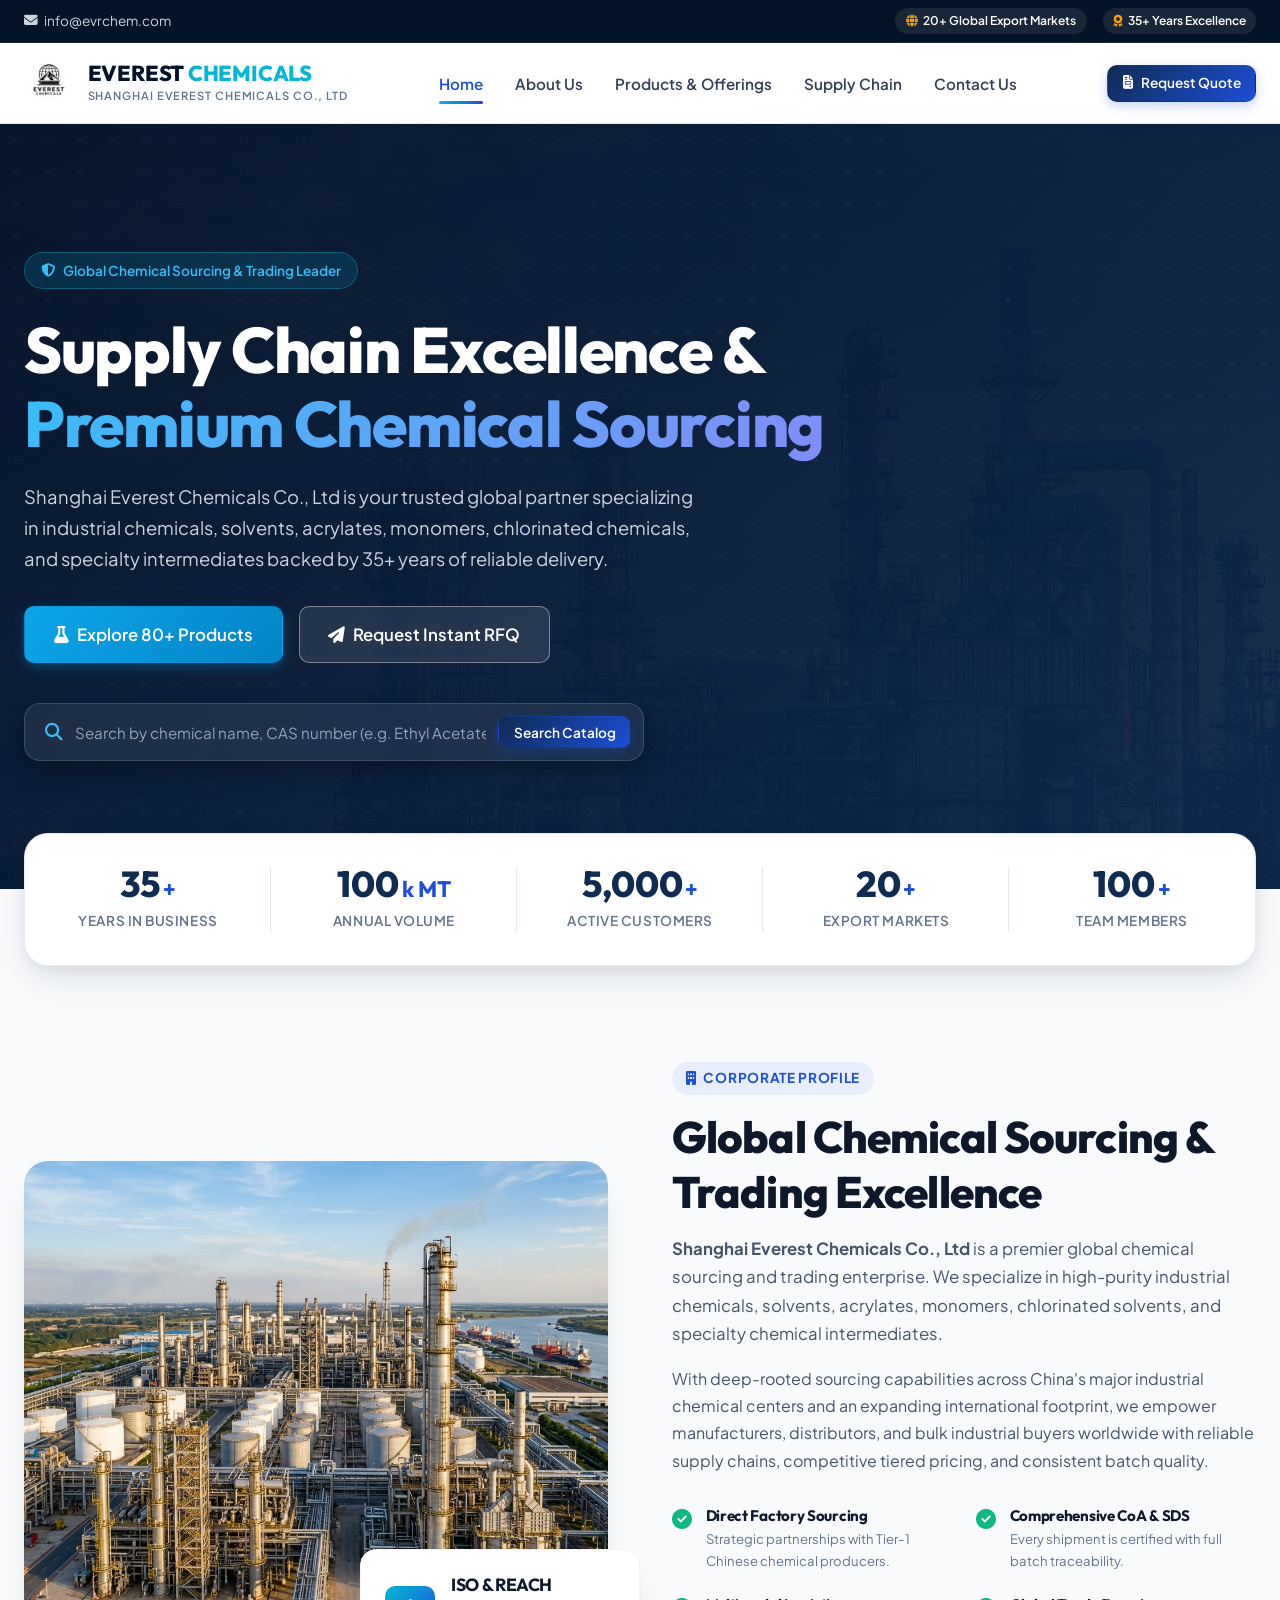
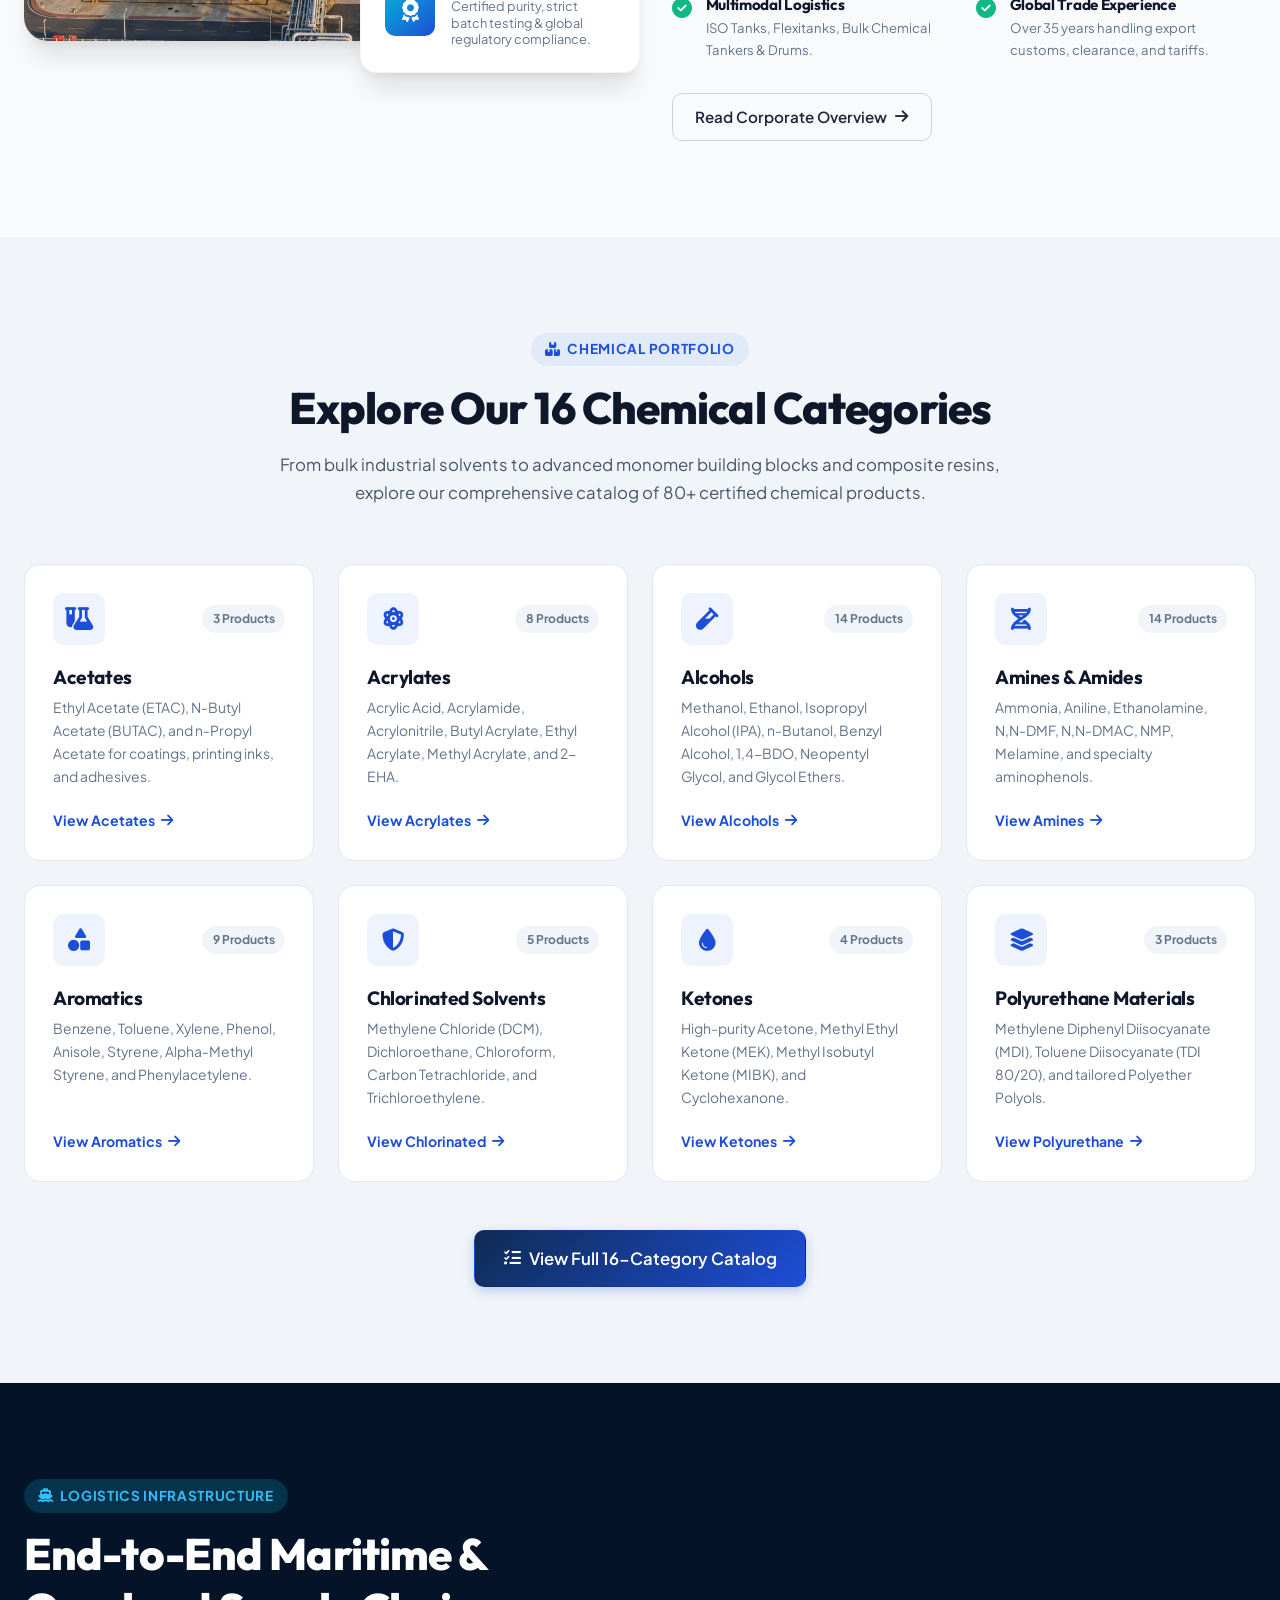
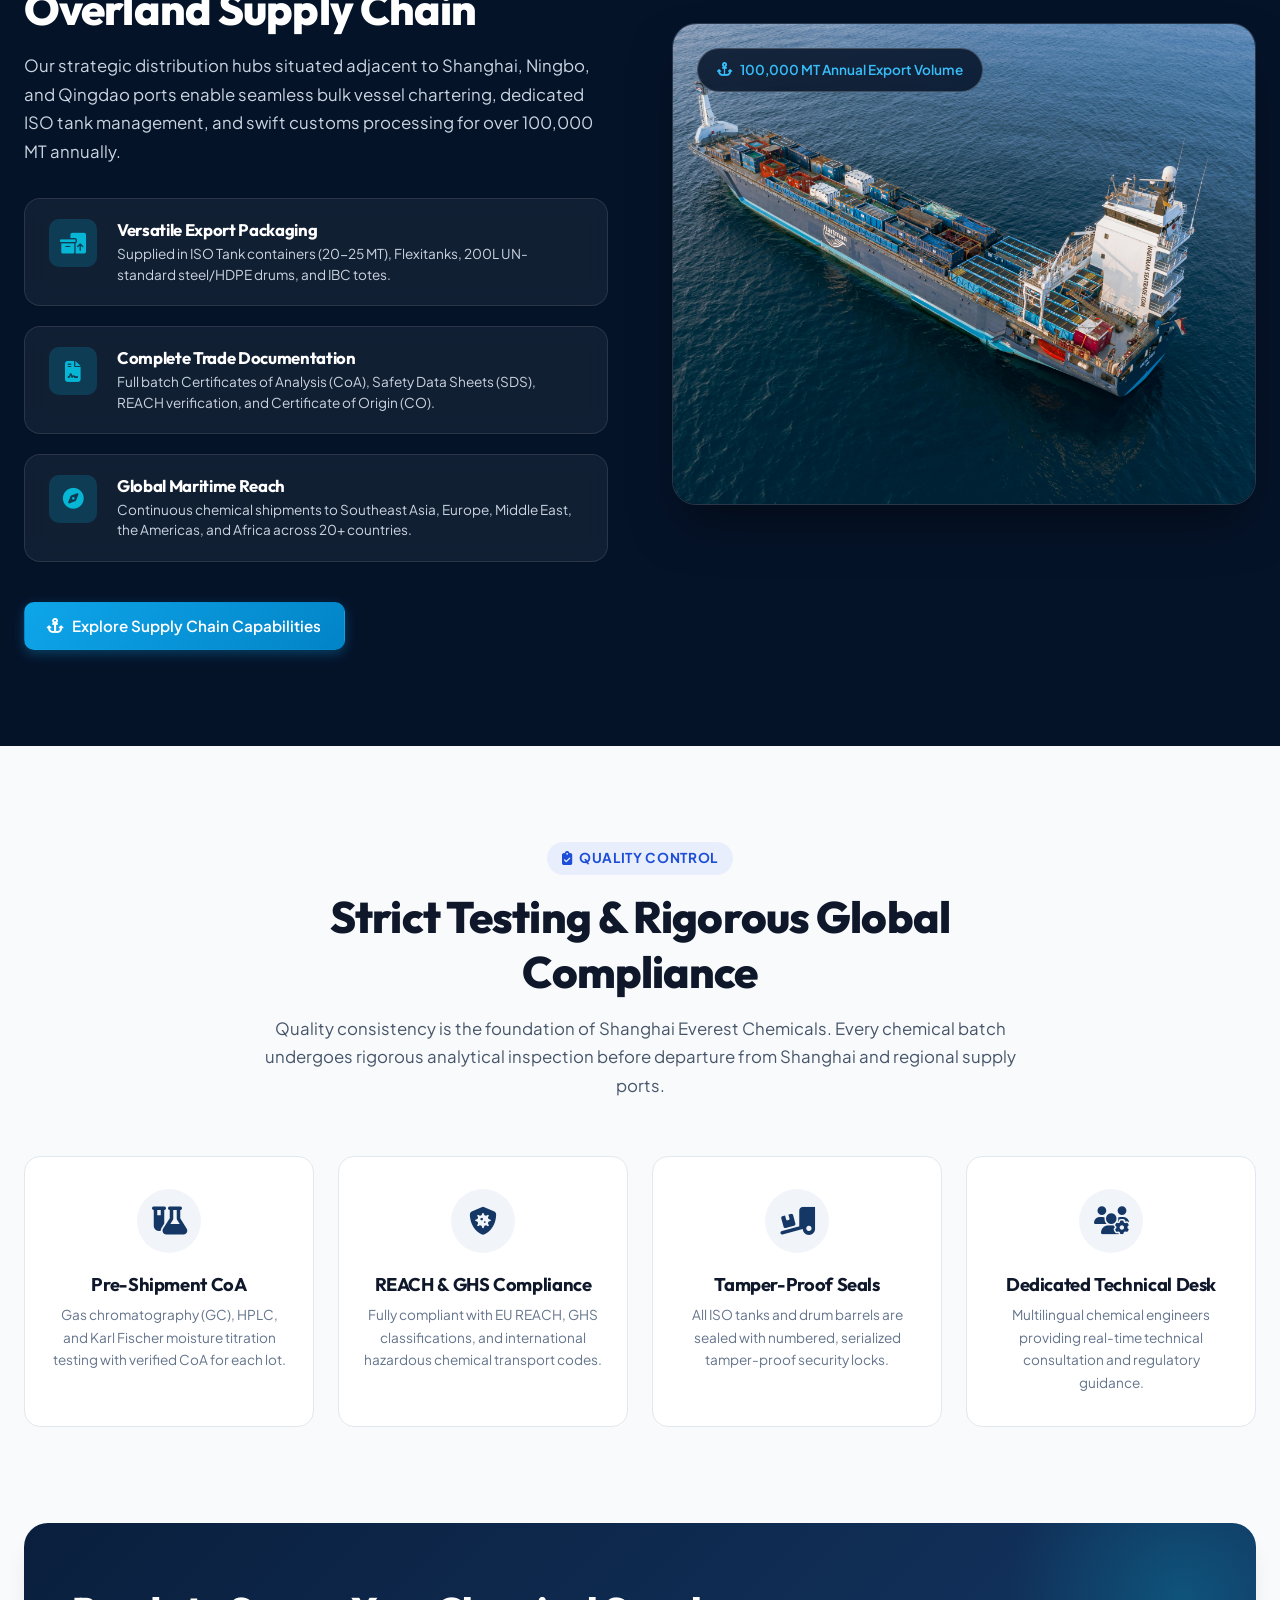
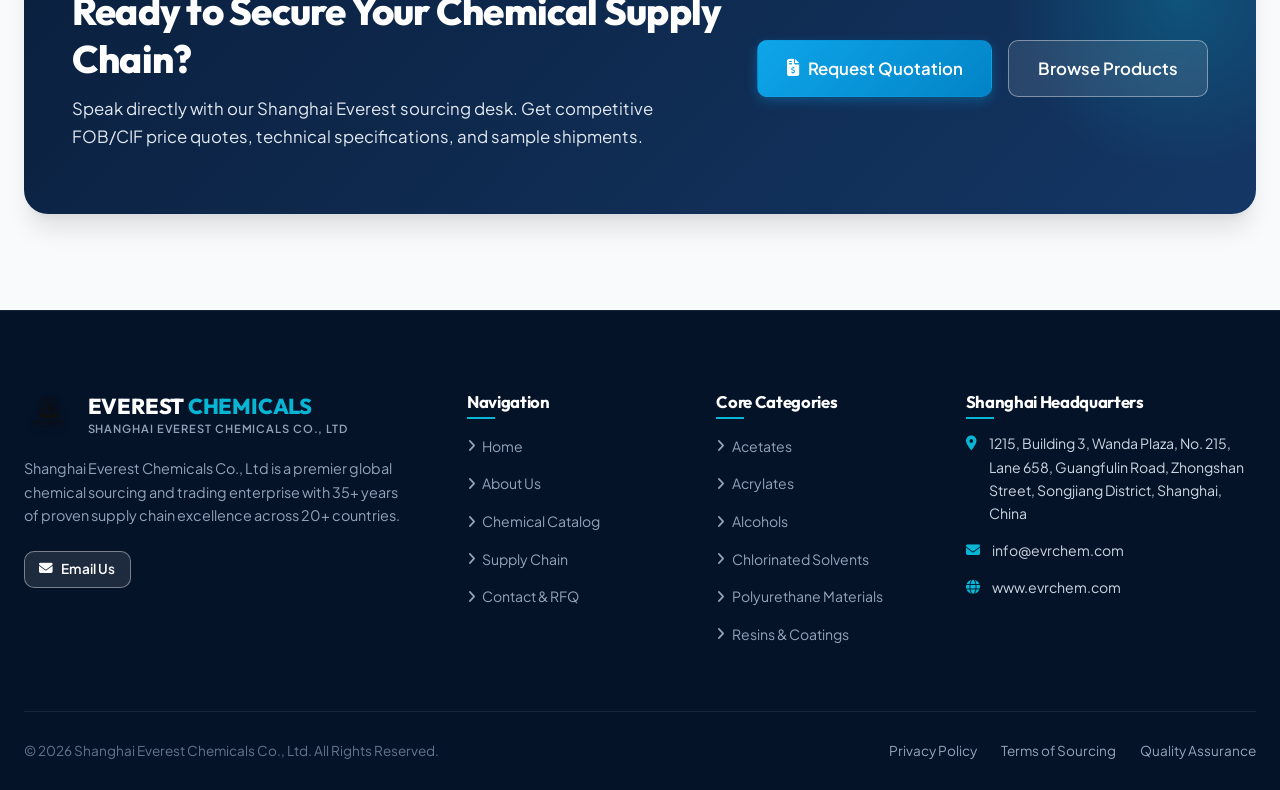
<file: index.html>
<!DOCTYPE html>
<html lang="en">
<head>
  <meta charset="UTF-8">
  <meta name="viewport" content="width=device-width, initial-scale=1.0">
  <meta name="description" content="Shanghai Everest Chemicals Co., Ltd - Global chemical sourcing and trading company specializing in industrial chemicals, solvents, acrylates, monomers, and specialty chemical intermediates. 35+ years of supply chain excellence.">
  <meta name="keywords" content="Shanghai Everest Chemicals, evrchem, chemical sourcing, industrial chemicals, solvents, acrylates, monomers, chlorinated solvents, polyurethane raw materials, resins">
  <title>Shanghai Everest Chemicals Co., Ltd | Supply Chain Excellence & Premium Chemical Sourcing</title>
  
  <!-- Favicon -->
  <link rel="icon" type="image/png" href="assets/images/logo.png">
  
  <!-- FontAwesome 6 Icons -->
  <link rel="stylesheet" href="https://cdnjs.cloudflare.com/ajax/libs/font-awesome/6.5.1/css/all.min.css">
  
  <!-- Main Stylesheet -->
  <link rel="stylesheet" href="css/styles.css">
</head>
<body>

  <!-- Top Info Bar -->
  <div class="top-bar">
    <div class="container top-bar-content">
      <div class="top-bar-contact">
        <a href="mailto:info@evrchem.com"><i class="fa-solid fa-envelope"></i> info@evrchem.com</a>
      </div>
      <div class="top-bar-badges">
        <span class="top-badge"><i class="fa-solid fa-globe"></i> 20+ Global Export Markets</span>
        <span class="top-badge"><i class="fa-solid fa-award"></i> 35+ Years Excellence</span>
      </div>
    </div>
  </div>

  <!-- Main Navigation Header -->
  <header class="main-header">
    <div class="container nav-container">
      <a href="index.html" class="brand-logo" aria-label="Shanghai Everest Chemicals Home">
        <img src="assets/images/logo.png" alt="Shanghai Everest Chemicals Logo" class="brand-logo-img">
        <div class="brand-text">
          <span class="brand-name">EVEREST <span>CHEMICALS</span></span>
          <span class="brand-sub">Shanghai Everest Chemicals Co., Ltd</span>
        </div>
      </a>

      <nav class="nav-menu" id="navMenu">
        <a href="index.html" class="nav-link active">Home</a>
        <a href="about.html" class="nav-link">About Us</a>
        <a href="products.html" class="nav-link">Products & Offerings</a>
        <a href="supply-chain.html" class="nav-link">Supply Chain</a>
        <a href="contact.html" class="nav-link">Contact Us</a>
      </nav>

      <div class="nav-actions">
        <a href="contact.html" class="btn btn-primary btn-sm">
          <i class="fa-solid fa-file-invoice"></i> Request Quote
        </a>
      </div>

      <button class="mobile-toggle" aria-label="Toggle Navigation Menu">
        <i class="fa-solid fa-bars"></i>
      </button>
    </div>
  </header>

  <!-- Hero Section -->
  <section class="hero">
    <div class="hero-bg">
      <img src="assets/images/hero-refinery.png" alt="Petrochemical Processing Facility">
    </div>
    <div class="hero-gradient"></div>
    <div class="hero-particles"></div>

    <div class="container">
      <div class="hero-content">
        <div class="hero-tag">
          <i class="fa-solid fa-shield-halved"></i> Global Chemical Sourcing & Trading Leader
        </div>
        <h1 class="hero-title">
          Supply Chain Excellence & <span>Premium Chemical Sourcing</span>
        </h1>
        <p class="hero-subtitle">
          Shanghai Everest Chemicals Co., Ltd is your trusted global partner specializing in industrial chemicals, solvents, acrylates, monomers, chlorinated chemicals, and specialty intermediates backed by 35+ years of reliable delivery.
        </p>

        <div class="hero-actions">
          <a href="products.html" class="btn btn-accent btn-lg">
            <i class="fa-solid fa-flask"></i> Explore 80+ Products
          </a>
          <a href="contact.html" class="btn btn-outline-white btn-lg">
            <i class="fa-solid fa-paper-plane"></i> Request Instant RFQ
          </a>
        </div>

        <!-- Chemical Quick Search Form -->
        <form class="hero-search-box" id="heroSearchForm">
          <i class="fa-solid fa-magnifying-glass"></i>
          <input type="text" id="heroSearchInput" class="hero-search-input" placeholder="Search by chemical name, CAS number (e.g. Ethyl Acetate, 141-78-6, Acetone)...">
          <button type="submit" class="btn btn-primary btn-sm">Search Catalog</button>
        </form>
      </div>
    </div>
  </section>

  <!-- Key Metrics / Stats Strip -->
  <section class="stats-strip">
    <div class="container">
      <div class="stats-grid">
        <div class="stat-item">
          <div class="stat-number">
            <span class="stat-count" data-target="35">35</span><span class="unit">+</span>
          </div>
          <div class="stat-label">Years in Business</div>
        </div>
        <div class="stat-item">
          <div class="stat-number">
            <span class="stat-count" data-target="100">100</span><span class="unit">k MT</span>
          </div>
          <div class="stat-label">Annual Volume</div>
        </div>
        <div class="stat-item">
          <div class="stat-number">
            <span class="stat-count" data-target="5000">5000</span><span class="unit">+</span>
          </div>
          <div class="stat-label">Active Customers</div>
        </div>
        <div class="stat-item">
          <div class="stat-number">
            <span class="stat-count" data-target="20">20</span><span class="unit">+</span>
          </div>
          <div class="stat-label">Export Markets</div>
        </div>
        <div class="stat-item">
          <div class="stat-number">
            <span class="stat-count" data-target="100">100</span><span class="unit">+</span>
          </div>
          <div class="stat-label">Team Members</div>
        </div>
      </div>
    </div>
  </section>

  <!-- About Us Section Preview -->
  <section class="section">
    <div class="container">
      <div class="about-grid">
        <div class="about-image-wrapper">
          <div class="about-main-image">
            <img src="assets/images/plant-day.jpg" alt="Everest Chemical Petrochemical Sourcing Facility">
          </div>
          <div class="about-floating-card">
            <div class="icon-box">
              <i class="fa-solid fa-award"></i>
            </div>
            <div>
              <h4>ISO & REACH</h4>
              <p>Certified purity, strict batch testing & global regulatory compliance.</p>
            </div>
          </div>
        </div>

        <div class="about-content">
          <span class="section-badge"><i class="fa-solid fa-building"></i> Corporate Profile</span>
          <h2 class="section-title">Global Chemical Sourcing & Trading Excellence</h2>
          <p class="section-desc">
            <strong>Shanghai Everest Chemicals Co., Ltd</strong> is a premier global chemical sourcing and trading enterprise. We specialize in high-purity industrial chemicals, solvents, acrylates, monomers, chlorinated solvents, and specialty chemical intermediates.
          </p>
          <p style="margin-top: 1rem; color: var(--slate-600); line-height: 1.7;">
            With deep-rooted sourcing capabilities across China's major industrial chemical centers and an expanding international footprint, we empower manufacturers, distributors, and bulk industrial buyers worldwide with reliable supply chains, competitive tiered pricing, and consistent batch quality.
          </p>

          <div class="about-features">
            <div class="about-feature-item">
              <i class="fa-solid fa-circle-check"></i>
              <div>
                <h4>Direct Factory Sourcing</h4>
                <p>Strategic partnerships with Tier-1 Chinese chemical producers.</p>
              </div>
            </div>
            <div class="about-feature-item">
              <i class="fa-solid fa-circle-check"></i>
              <div>
                <h4>Comprehensive CoA & SDS</h4>
                <p>Every shipment is certified with full batch traceability.</p>
              </div>
            </div>
            <div class="about-feature-item">
              <i class="fa-solid fa-circle-check"></i>
              <div>
                <h4>Multimodal Logistics</h4>
                <p>ISO Tanks, Flexitanks, Bulk Chemical Tankers & Drums.</p>
              </div>
            </div>
            <div class="about-feature-item">
              <i class="fa-solid fa-circle-check"></i>
              <div>
                <h4>Global Trade Experience</h4>
                <p>Over 35 years handling export customs, clearance, and tariffs.</p>
              </div>
            </div>
          </div>

          <a href="about.html" class="btn btn-outline">
            Read Corporate Overview <i class="fa-solid fa-arrow-right"></i>
          </a>
        </div>
      </div>
    </div>
  </section>

  <!-- Featured Chemical Categories -->
  <section class="section" style="background-color: var(--slate-100);">
    <div class="container">
      <div class="section-header">
        <span class="section-badge"><i class="fa-solid fa-boxes-stacked"></i> Chemical Portfolio</span>
        <h2 class="section-title">Explore Our 16 Chemical Categories</h2>
        <p class="section-desc">
          From bulk industrial solvents to advanced monomer building blocks and composite resins, explore our comprehensive catalog of 80+ certified chemical products.
        </p>
      </div>

      <div class="categories-grid">
        <!-- Acetates -->
        <div class="category-card">
          <div class="category-icon-wrapper">
            <div class="category-icon"><i class="fa-solid fa-flask-vial"></i></div>
            <span class="category-count">3 Products</span>
          </div>
          <h3 class="category-name">Acetates</h3>
          <p class="category-desc">Ethyl Acetate (ETAC), N-Butyl Acetate (BUTAC), and n-Propyl Acetate for coatings, printing inks, and adhesives.</p>
          <a href="products.html?category=acetates" class="category-link">View Acetates <i class="fa-solid fa-arrow-right"></i></a>
        </div>

        <!-- Acrylates -->
        <div class="category-card">
          <div class="category-icon-wrapper">
            <div class="category-icon"><i class="fa-solid fa-atom"></i></div>
            <span class="category-count">8 Products</span>
          </div>
          <h3 class="category-name">Acrylates</h3>
          <p class="category-desc">Acrylic Acid, Acrylamide, Acrylonitrile, Butyl Acrylate, Ethyl Acrylate, Methyl Acrylate, and 2-EHA.</p>
          <a href="products.html?category=acrylates" class="category-link">View Acrylates <i class="fa-solid fa-arrow-right"></i></a>
        </div>

        <!-- Alcohols -->
        <div class="category-card">
          <div class="category-icon-wrapper">
            <div class="category-icon"><i class="fa-solid fa-vial"></i></div>
            <span class="category-count">14 Products</span>
          </div>
          <h3 class="category-name">Alcohols</h3>
          <p class="category-desc">Methanol, Ethanol, Isopropyl Alcohol (IPA), n-Butanol, Benzyl Alcohol, 1,4-BDO, Neopentyl Glycol, and Glycol Ethers.</p>
          <a href="products.html?category=alcohols" class="category-link">View Alcohols <i class="fa-solid fa-arrow-right"></i></a>
        </div>

        <!-- Amines & Amides -->
        <div class="category-card">
          <div class="category-icon-wrapper">
            <div class="category-icon"><i class="fa-solid fa-dna"></i></div>
            <span class="category-count">14 Products</span>
          </div>
          <h3 class="category-name">Amines & Amides</h3>
          <p class="category-desc">Ammonia, Aniline, Ethanolamine, N,N-DMF, N,N-DMAC, NMP, Melamine, and specialty aminophenols.</p>
          <a href="products.html?category=amines-amides" class="category-link">View Amines <i class="fa-solid fa-arrow-right"></i></a>
        </div>

        <!-- Aromatics -->
        <div class="category-card">
          <div class="category-icon-wrapper">
            <div class="category-icon"><i class="fa-solid fa-shapes"></i></div>
            <span class="category-count">9 Products</span>
          </div>
          <h3 class="category-name">Aromatics</h3>
          <p class="category-desc">Benzene, Toluene, Xylene, Phenol, Anisole, Styrene, Alpha-Methyl Styrene, and Phenylacetylene.</p>
          <a href="products.html?category=aromatics" class="category-link">View Aromatics <i class="fa-solid fa-arrow-right"></i></a>
        </div>

        <!-- Chlorinated Solvents -->
        <div class="category-card">
          <div class="category-icon-wrapper">
            <div class="category-icon"><i class="fa-solid fa-shield-halved"></i></div>
            <span class="category-count">5 Products</span>
          </div>
          <h3 class="category-name">Chlorinated Solvents</h3>
          <p class="category-desc">Methylene Chloride (DCM), Dichloroethane, Chloroform, Carbon Tetrachloride, and Trichloroethylene.</p>
          <a href="products.html?category=chlorinated" class="category-link">View Chlorinated <i class="fa-solid fa-arrow-right"></i></a>
        </div>

        <!-- Ketones -->
        <div class="category-card">
          <div class="category-icon-wrapper">
            <div class="category-icon"><i class="fa-solid fa-droplet"></i></div>
            <span class="category-count">4 Products</span>
          </div>
          <h3 class="category-name">Ketones</h3>
          <p class="category-desc">High-purity Acetone, Methyl Ethyl Ketone (MEK), Methyl Isobutyl Ketone (MIBK), and Cyclohexanone.</p>
          <a href="products.html?category=ketones" class="category-link">View Ketones <i class="fa-solid fa-arrow-right"></i></a>
        </div>

        <!-- Polyurethane Materials -->
        <div class="category-card">
          <div class="category-icon-wrapper">
            <div class="category-icon"><i class="fa-solid fa-layer-group"></i></div>
            <span class="category-count">3 Products</span>
          </div>
          <h3 class="category-name">Polyurethane Materials</h3>
          <p class="category-desc">Methylene Diphenyl Diisocyanate (MDI), Toluene Diisocyanate (TDI 80/20), and tailored Polyether Polyols.</p>
          <a href="products.html?category=polyurethane" class="category-link">View Polyurethane <i class="fa-solid fa-arrow-right"></i></a>
        </div>
      </div>

      <div style="text-align: center; margin-top: 3rem;">
        <a href="products.html" class="btn btn-primary btn-lg">
          <i class="fa-solid fa-list-check"></i> View Full 16-Category Catalog
        </a>
      </div>
    </div>
  </section>

  <!-- Supply Chain Excellence Showcase -->
  <section class="section supply-section">
    <div class="container">
      <div class="supply-grid">
        <div class="supply-content">
          <span class="section-badge" style="background: rgba(6, 182, 212, 0.2); color: #38bdf8;">
            <i class="fa-solid fa-ship"></i> Logistics Infrastructure
          </span>
          <h2 class="section-title">End-to-End Maritime & Overland Supply Chain</h2>
          <p class="section-desc">
            Our strategic distribution hubs situated adjacent to Shanghai, Ningbo, and Qingdao ports enable seamless bulk vessel chartering, dedicated ISO tank management, and swift customs processing for over 100,000 MT annually.
          </p>

          <div class="logistics-pills" style="margin-top: 2rem;">
            <div class="logistics-pill-item">
              <div class="logistics-pill-icon"><i class="fa-solid fa-boxes-packing"></i></div>
              <div>
                <h4>Versatile Export Packaging</h4>
                <p>Supplied in ISO Tank containers (20-25 MT), Flexitanks, 200L UN-standard steel/HDPE drums, and IBC totes.</p>
              </div>
            </div>

            <div class="logistics-pill-item">
              <div class="logistics-pill-icon"><i class="fa-solid fa-file-contract"></i></div>
              <div>
                <h4>Complete Trade Documentation</h4>
                <p>Full batch Certificates of Analysis (CoA), Safety Data Sheets (SDS), REACH verification, and Certificate of Origin (CO).</p>
              </div>
            </div>

            <div class="logistics-pill-item">
              <div class="logistics-pill-icon"><i class="fa-solid fa-compass"></i></div>
              <div>
                <h4>Global Maritime Reach</h4>
                <p>Continuous chemical shipments to Southeast Asia, Europe, Middle East, the Americas, and Africa across 20+ countries.</p>
              </div>
            </div>
          </div>

          <div style="margin-top: 2.5rem;">
            <a href="supply-chain.html" class="btn btn-accent">
              <i class="fa-solid fa-anchor"></i> Explore Supply Chain Capabilities
            </a>
          </div>
        </div>

        <div class="supply-image-box">
          <img src="assets/images/tanker-ship.jpg" alt="Chemical Tanker Vessel Operating Globally">
          <div class="supply-badge-overlay">
            <i class="fa-solid fa-anchor"></i> 100,000 MT Annual Export Volume
          </div>
        </div>
      </div>
    </div>
  </section>

  <!-- Quality Assurance & Compliance Section -->
  <section class="section">
    <div class="container">
      <div class="section-header">
        <span class="section-badge"><i class="fa-solid fa-clipboard-check"></i> Quality Control</span>
        <h2 class="section-title">Strict Testing & Rigorous Global Compliance</h2>
        <p class="section-desc">
          Quality consistency is the foundation of Shanghai Everest Chemicals. Every chemical batch undergoes rigorous analytical inspection before departure from Shanghai and regional supply ports.
        </p>
      </div>

      <div class="quality-cards-grid">
        <div class="quality-card">
          <div class="icon"><i class="fa-solid fa-flask-vial"></i></div>
          <h3>Pre-Shipment CoA</h3>
          <p>Gas chromatography (GC), HPLC, and Karl Fischer moisture titration testing with verified CoA for each lot.</p>
        </div>

        <div class="quality-card">
          <div class="icon"><i class="fa-solid fa-shield-virus"></i></div>
          <h3>REACH & GHS Compliance</h3>
          <p>Fully compliant with EU REACH, GHS classifications, and international hazardous chemical transport codes.</p>
        </div>

        <div class="quality-card">
          <div class="icon"><i class="fa-solid fa-truck-ramp-box"></i></div>
          <h3>Tamper-Proof Seals</h3>
          <p>All ISO tanks and drum barrels are sealed with numbered, serialized tamper-proof security locks.</p>
        </div>

        <div class="quality-card">
          <div class="icon"><i class="fa-solid fa-users-gear"></i></div>
          <h3>Dedicated Technical Desk</h3>
          <p>Multilingual chemical engineers providing real-time technical consultation and regulatory guidance.</p>
        </div>
      </div>
    </div>
  </section>

  <!-- Call to Action Banner -->
  <section class="section" style="padding-top: 0;">
    <div class="container">
      <div class="cta-banner">
        <div class="cta-content">
          <div class="cta-text">
            <h2 class="cta-title">Ready to Secure Your Chemical Supply Chain?</h2>
            <p class="cta-subtitle">
              Speak directly with our Shanghai Everest sourcing desk. Get competitive FOB/CIF price quotes, technical specifications, and sample shipments.
            </p>
          </div>
          <div style="display: flex; gap: 1rem; flex-wrap: wrap;">
            <a href="contact.html" class="btn btn-accent btn-lg">
              <i class="fa-solid fa-file-invoice-dollar"></i> Request Quotation
            </a>
            <a href="products.html" class="btn btn-outline-white btn-lg">
              Browse Products
            </a>
          </div>
        </div>
      </div>
    </div>
  </section>

  <!-- Main Footer -->
  <footer class="main-footer">
    <div class="container">
      <div class="footer-grid">
        <div class="footer-brand">
          <a href="index.html" class="brand-logo" style="color: var(--white);">
            <img src="assets/images/logo.png" alt="Shanghai Everest Chemicals Logo" class="brand-logo-img">
            <div class="brand-text">
              <span class="brand-name" style="color: var(--white);">EVEREST <span>CHEMICALS</span></span>
              <span class="brand-sub" style="color: var(--slate-400);">Shanghai Everest Chemicals Co., Ltd</span>
            </div>
          </a>
          <p>
            Shanghai Everest Chemicals Co., Ltd is a premier global chemical sourcing and trading enterprise with 35+ years of proven supply chain excellence across 20+ countries.
          </p>
          <div style="display: flex; gap: 0.75rem;">
            <a href="mailto:info@evrchem.com" class="btn btn-outline-white btn-sm"><i class="fa-solid fa-envelope"></i> Email Us</a>
          </div>
        </div>

        <div class="footer-col">
          <h4>Navigation</h4>
          <ul class="footer-links">
            <li><a href="index.html"><i class="fa-solid fa-angle-right"></i> Home</a></li>
            <li><a href="about.html"><i class="fa-solid fa-angle-right"></i> About Us</a></li>
            <li><a href="products.html"><i class="fa-solid fa-angle-right"></i> Chemical Catalog</a></li>
            <li><a href="supply-chain.html"><i class="fa-solid fa-angle-right"></i> Supply Chain</a></li>
            <li><a href="contact.html"><i class="fa-solid fa-angle-right"></i> Contact & RFQ</a></li>
          </ul>
        </div>

        <div class="footer-col">
          <h4>Core Categories</h4>
          <ul class="footer-links">
            <li><a href="products.html?category=acetates"><i class="fa-solid fa-angle-right"></i> Acetates</a></li>
            <li><a href="products.html?category=acrylates"><i class="fa-solid fa-angle-right"></i> Acrylates</a></li>
            <li><a href="products.html?category=alcohols"><i class="fa-solid fa-angle-right"></i> Alcohols</a></li>
            <li><a href="products.html?category=chlorinated"><i class="fa-solid fa-angle-right"></i> Chlorinated Solvents</a></li>
            <li><a href="products.html?category=polyurethane"><i class="fa-solid fa-angle-right"></i> Polyurethane Materials</a></li>
            <li><a href="products.html?category=resins-coatings"><i class="fa-solid fa-angle-right"></i> Resins & Coatings</a></li>
          </ul>
        </div>

        <div class="footer-col">
          <h4>Shanghai Headquarters</h4>
          <div class="footer-contact-item">
            <i class="fa-solid fa-location-dot"></i>
            <div>1215, Building 3, Wanda Plaza, No. 215, Lane 658, Guangfulin Road, Zhongshan Street, Songjiang District, Shanghai, China</div>
          </div>
          <div class="footer-contact-item">
            <i class="fa-solid fa-envelope"></i>
            <div><a href="mailto:info@evrchem.com">info@evrchem.com</a></div>
          </div>
          <div class="footer-contact-item">
            <i class="fa-solid fa-globe"></i>
            <div><a href="https://www.evrchem.com" target="_blank" rel="noopener noreferrer">www.evrchem.com</a></div>
          </div>
        </div>
      </div>

      <div class="footer-bottom">
        <div>&copy; 2026 Shanghai Everest Chemicals Co., Ltd. All Rights Reserved.</div>
        <div style="display: flex; gap: 1.5rem;">
          <a href="privacy.html">Privacy Policy</a>
          <a href="terms.html">Terms of Sourcing</a>
          <a href="supply-chain.html">Quality Assurance</a>
        </div>
      </div>
    </div>
  </footer>

  <!-- Floating Actions (Back to Top) -->
  <div class="floating-actions">
    <button class="floating-btn btn-back-top" aria-label="Scroll to Top">
      <i class="fa-solid fa-arrow-up"></i>
    </button>
  </div>

  <!-- Scripts -->
  <script src="js/products-data.js"></script>
  <script src="js/main.js"></script>
</body>
</html>
</file>
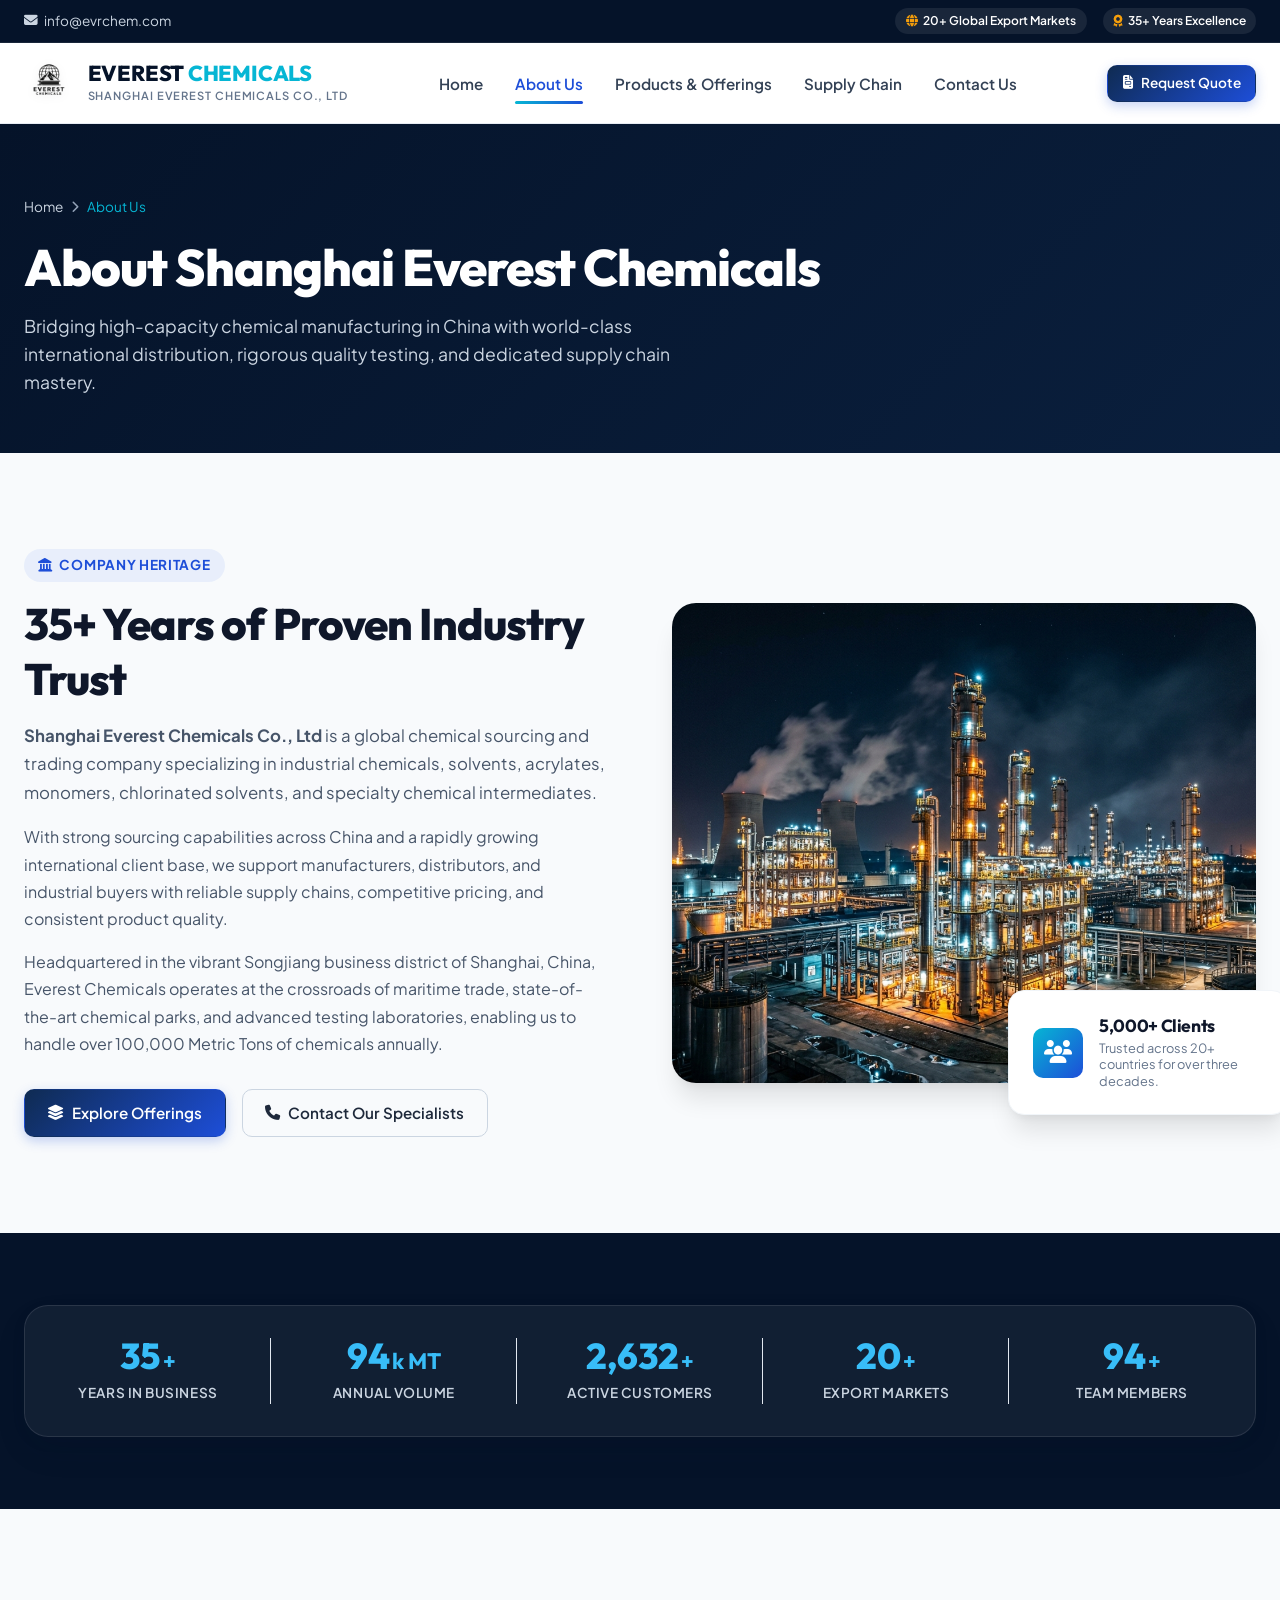
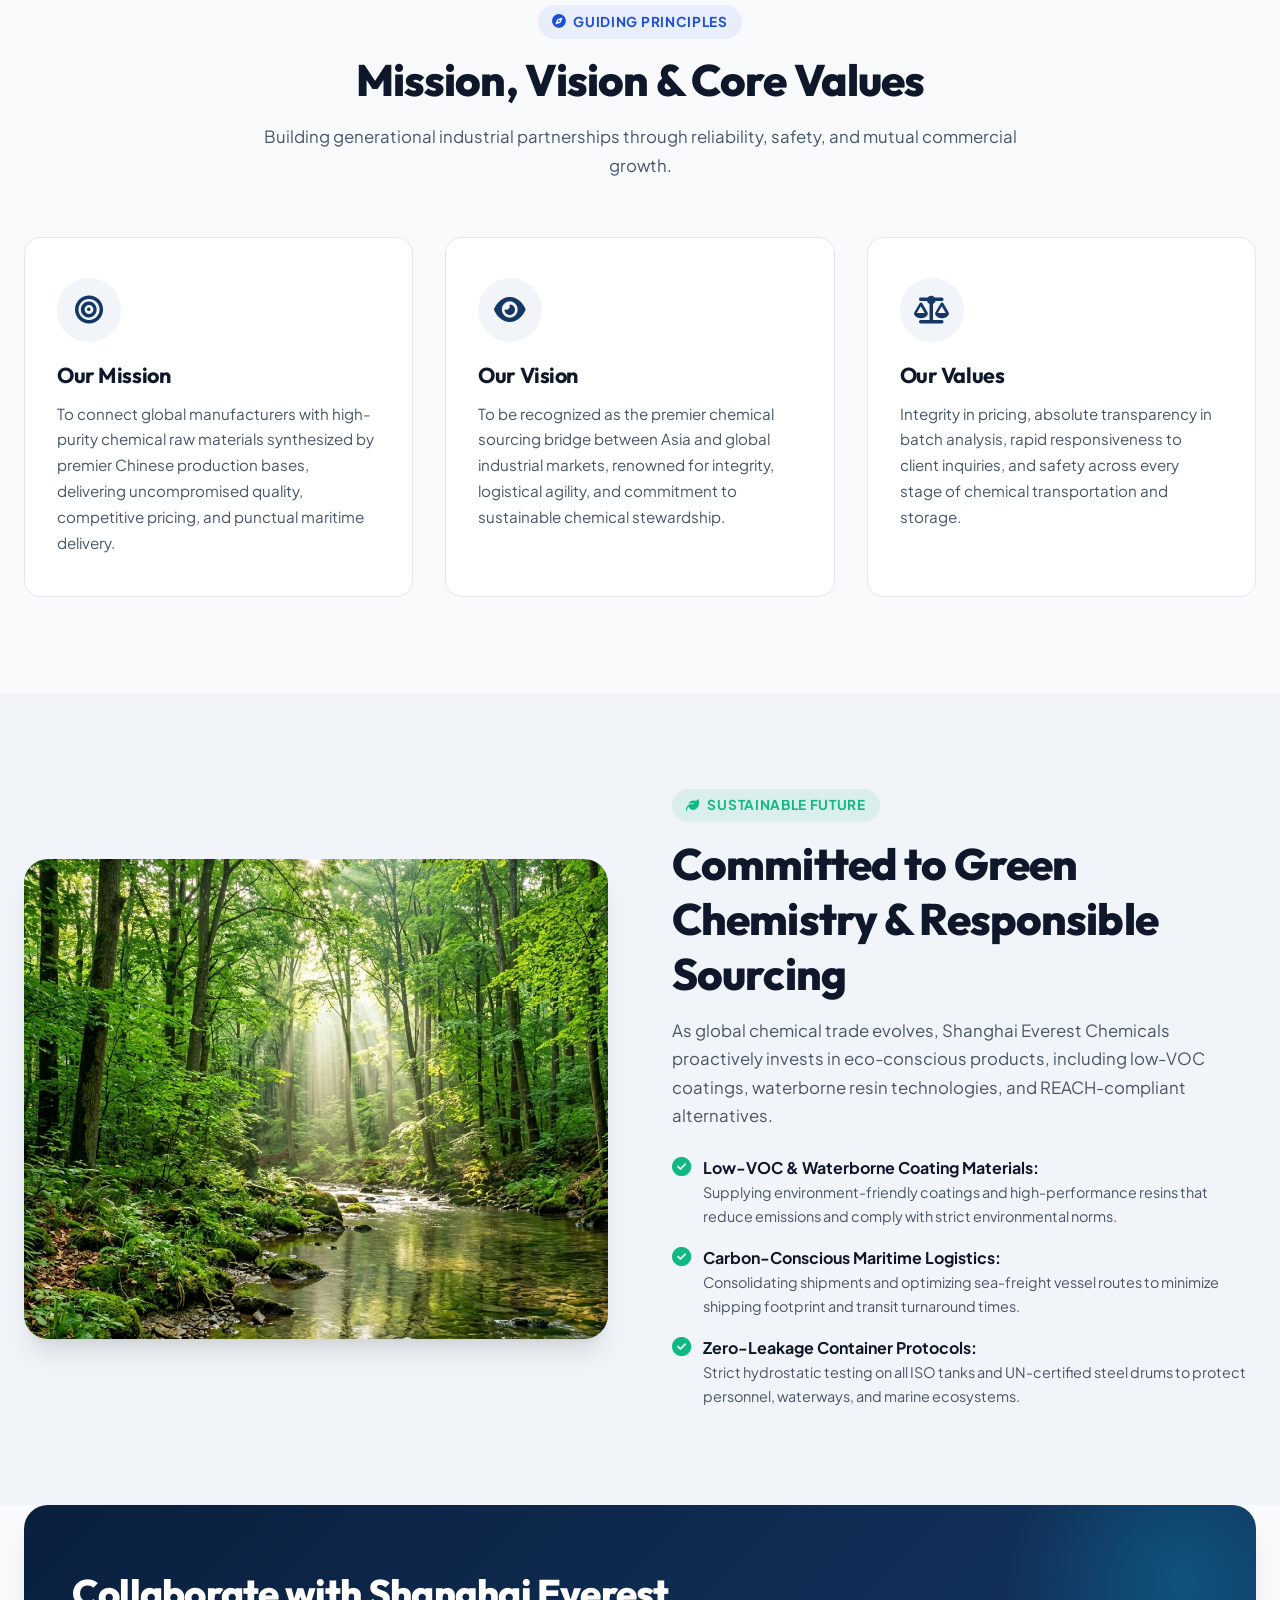
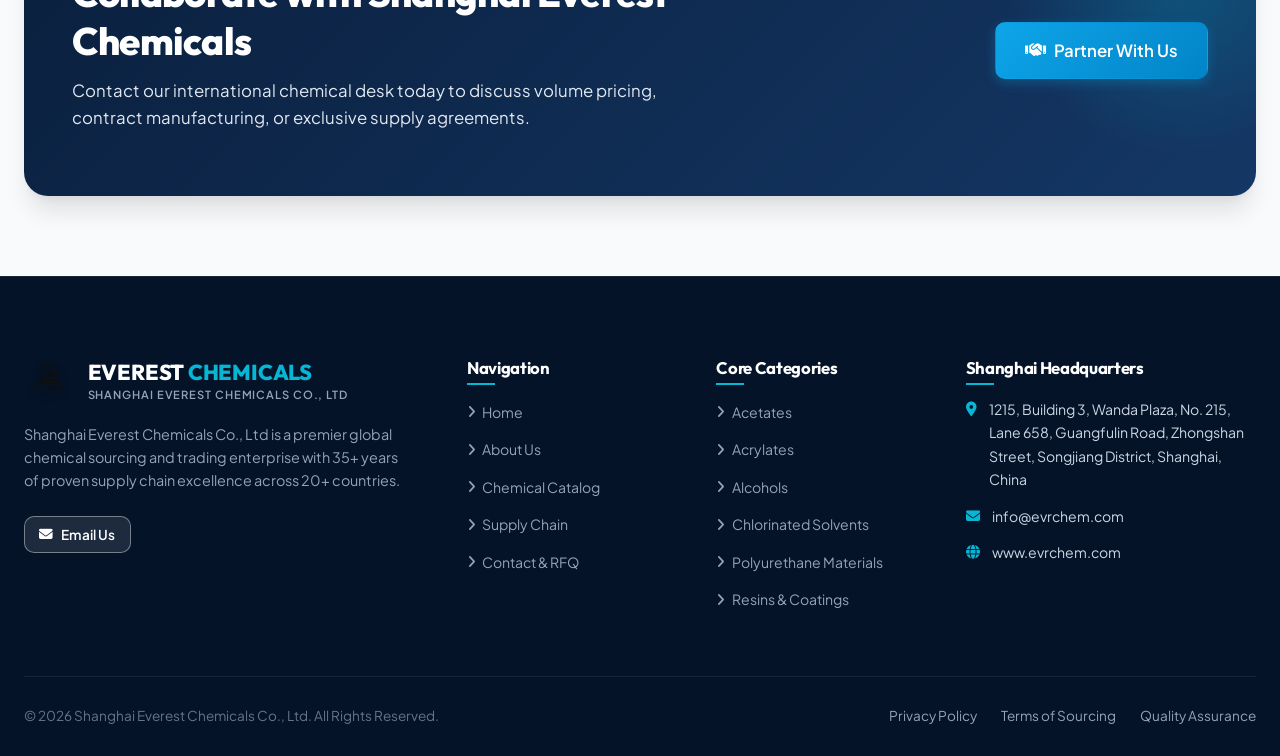
<file: about.html>
<!DOCTYPE html>
<html lang="en">
<head>
  <meta charset="UTF-8">
  <meta name="viewport" content="width=device-width, initial-scale=1.0">
  <meta name="description" content="About Shanghai Everest Chemicals Co., Ltd - 35+ years of global chemical sourcing, trading, and supply chain excellence based in Shanghai, China.">
  <title>About Us | Shanghai Everest Chemicals Co., Ltd</title>
  
  <link rel="icon" type="image/png" href="assets/images/logo.png">
  <link rel="stylesheet" href="https://cdnjs.cloudflare.com/ajax/libs/font-awesome/6.5.1/css/all.min.css">
  <link rel="stylesheet" href="css/styles.css">
</head>
<body>

  <!-- Top Info Bar -->
  <div class="top-bar">
    <div class="container top-bar-content">
      <div class="top-bar-contact">
        <a href="mailto:info@evrchem.com"><i class="fa-solid fa-envelope"></i> info@evrchem.com</a>
      </div>
      <div class="top-bar-badges">
        <span class="top-badge"><i class="fa-solid fa-globe"></i> 20+ Global Export Markets</span>
        <span class="top-badge"><i class="fa-solid fa-award"></i> 35+ Years Excellence</span>
      </div>
    </div>
  </div>

  <!-- Navigation -->
  <header class="main-header">
    <div class="container nav-container">
      <a href="index.html" class="brand-logo">
        <img src="assets/images/logo.png" alt="Shanghai Everest Chemicals Logo" class="brand-logo-img">
        <div class="brand-text">
          <span class="brand-name">EVEREST <span>CHEMICALS</span></span>
          <span class="brand-sub">Shanghai Everest Chemicals Co., Ltd</span>
        </div>
      </a>

      <nav class="nav-menu" id="navMenu">
        <a href="index.html" class="nav-link">Home</a>
        <a href="about.html" class="nav-link active">About Us</a>
        <a href="products.html" class="nav-link">Products & Offerings</a>
        <a href="supply-chain.html" class="nav-link">Supply Chain</a>
        <a href="contact.html" class="nav-link">Contact Us</a>
      </nav>

      <div class="nav-actions">
        <a href="contact.html" class="btn btn-primary btn-sm">
          <i class="fa-solid fa-file-invoice"></i> Request Quote
        </a>
      </div>

      <button class="mobile-toggle" aria-label="Toggle Navigation Menu">
        <i class="fa-solid fa-bars"></i>
      </button>
    </div>
  </header>

  <!-- Page Hero -->
  <section class="page-hero">
    <div class="container">
      <div class="breadcrumb">
        <a href="index.html">Home</a>
        <i class="fa-solid fa-chevron-right" style="font-size: 0.75rem;"></i>
        <span>About Us</span>
      </div>
      <h1 class="page-hero-title">About Shanghai Everest Chemicals</h1>
      <p class="page-hero-subtitle">
        Bridging high-capacity chemical manufacturing in China with world-class international distribution, rigorous quality testing, and dedicated supply chain mastery.
      </p>
    </div>
  </section>

  <!-- Corporate Heritage & Profile -->
  <section class="section">
    <div class="container">
      <div class="about-grid">
        <div>
          <span class="section-badge"><i class="fa-solid fa-landmark"></i> Company Heritage</span>
          <h2 class="section-title">35+ Years of Proven Industry Trust</h2>
          <p class="section-desc">
            <strong>Shanghai Everest Chemicals Co., Ltd</strong> is a global chemical sourcing and trading company specializing in industrial chemicals, solvents, acrylates, monomers, chlorinated solvents, and specialty chemical intermediates.
          </p>
          <p style="margin-top: 1rem; color: var(--slate-600); line-height: 1.7;">
            With strong sourcing capabilities across China and a rapidly growing international client base, we support manufacturers, distributors, and industrial buyers with reliable supply chains, competitive pricing, and consistent product quality.
          </p>
          <p style="margin-top: 1rem; color: var(--slate-600); line-height: 1.7;">
            Headquartered in the vibrant Songjiang business district of Shanghai, China, Everest Chemicals operates at the crossroads of maritime trade, state-of-the-art chemical parks, and advanced testing laboratories, enabling us to handle over 100,000 Metric Tons of chemicals annually.
          </p>

          <div style="margin-top: 2rem; display: flex; gap: 1rem; flex-wrap: wrap;">
            <a href="products.html" class="btn btn-primary">
              <i class="fa-solid fa-layer-group"></i> Explore Offerings
            </a>
            <a href="contact.html" class="btn btn-outline">
              <i class="fa-solid fa-phone"></i> Contact Our Specialists
            </a>
          </div>
        </div>

        <div class="about-image-wrapper">
          <div class="about-main-image">
            <img src="assets/images/plant-night.jpg" alt="Everest Petrochemical Manufacturing Hub">
          </div>
          <div class="about-floating-card">
            <div class="icon-box">
              <i class="fa-solid fa-users"></i>
            </div>
            <div>
              <h4>5,000+ Clients</h4>
              <p>Trusted across 20+ countries for over three decades.</p>
            </div>
          </div>
        </div>
      </div>
    </div>
  </section>

  <!-- Numbers Strip -->
  <section class="section" style="background: var(--primary-900); color: var(--white); padding: 4.5rem 0;">
    <div class="container">
      <div class="stats-grid" style="background: rgba(255, 255, 255, 0.05); border: 1px solid rgba(255, 255, 255, 0.1); border-radius: var(--radius-xl);">
        <div class="stat-item" style="color: var(--white);">
          <div class="stat-number" style="color: #38bdf8;">
            <span class="stat-count" data-target="35">35</span><span class="unit" style="color: #38bdf8;">+</span>
          </div>
          <div class="stat-label" style="color: var(--slate-300);">Years in Business</div>
        </div>

        <div class="stat-item">
          <div class="stat-number" style="color: #38bdf8;">
            <span class="stat-count" data-target="100">100</span><span class="unit" style="color: #38bdf8;">k MT</span>
          </div>
          <div class="stat-label" style="color: var(--slate-300);">Annual Volume</div>
        </div>

        <div class="stat-item">
          <div class="stat-number" style="color: #38bdf8;">
            <span class="stat-count" data-target="5000">5000</span><span class="unit" style="color: #38bdf8;">+</span>
          </div>
          <div class="stat-label" style="color: var(--slate-300);">Active Customers</div>
        </div>

        <div class="stat-item">
          <div class="stat-number" style="color: #38bdf8;">
            <span class="stat-count" data-target="20">20</span><span class="unit" style="color: #38bdf8;">+</span>
          </div>
          <div class="stat-label" style="color: var(--slate-300);">Export Markets</div>
        </div>

        <div class="stat-item">
          <div class="stat-number" style="color: #38bdf8;">
            <span class="stat-count" data-target="100">100</span><span class="unit" style="color: #38bdf8;">+</span>
          </div>
          <div class="stat-label" style="color: var(--slate-300);">Team Members</div>
        </div>
      </div>
    </div>
  </section>

  <!-- Mission, Vision & Core Values -->
  <section class="section">
    <div class="container">
      <div class="section-header">
        <span class="section-badge"><i class="fa-solid fa-compass"></i> Guiding Principles</span>
        <h2 class="section-title">Mission, Vision & Core Values</h2>
        <p class="section-desc">
          Building generational industrial partnerships through reliability, safety, and mutual commercial growth.
        </p>
      </div>

      <div style="display: grid; grid-template-columns: repeat(3, 1fr); gap: 2rem;">
        <div class="quality-card" style="text-align: left; padding: 2.5rem 2rem;">
          <div class="icon" style="margin-inline: 0;"><i class="fa-solid fa-bullseye"></i></div>
          <h3 style="font-size: 1.35rem; margin-bottom: 0.75rem;">Our Mission</h3>
          <p style="font-size: 0.95rem; line-height: 1.7; color: var(--slate-600);">
            To connect global manufacturers with high-purity chemical raw materials synthesized by premier Chinese production bases, delivering uncompromised quality, competitive pricing, and punctual maritime delivery.
          </p>
        </div>

        <div class="quality-card" style="text-align: left; padding: 2.5rem 2rem;">
          <div class="icon" style="margin-inline: 0;"><i class="fa-solid fa-eye"></i></div>
          <h3 style="font-size: 1.35rem; margin-bottom: 0.75rem;">Our Vision</h3>
          <p style="font-size: 0.95rem; line-height: 1.7; color: var(--slate-600);">
            To be recognized as the premier chemical sourcing bridge between Asia and global industrial markets, renowned for integrity, logistical agility, and commitment to sustainable chemical stewardship.
          </p>
        </div>

        <div class="quality-card" style="text-align: left; padding: 2.5rem 2rem;">
          <div class="icon" style="margin-inline: 0;"><i class="fa-solid fa-scale-balanced"></i></div>
          <h3 style="font-size: 1.35rem; margin-bottom: 0.75rem;">Our Values</h3>
          <p style="font-size: 0.95rem; line-height: 1.7; color: var(--slate-600);">
            Integrity in pricing, absolute transparency in batch analysis, rapid responsiveness to client inquiries, and safety across every stage of chemical transportation and storage.
          </p>
        </div>
      </div>
    </div>
  </section>

  <!-- Sustainability & Environmental Responsibility -->
  <section class="section" style="background-color: var(--slate-100);">
    <div class="container">
      <div class="about-grid">
        <div class="about-image-wrapper">
          <div class="about-main-image">
            <img src="assets/images/forest-sustainability.jpeg" alt="Green Environmental Sustainability Commitment">
          </div>
        </div>

        <div>
          <span class="section-badge" style="background: rgba(16, 185, 129, 0.1); color: var(--accent-emerald);">
            <i class="fa-solid fa-leaf"></i> Sustainable Future
          </span>
          <h2 class="section-title">Committed to Green Chemistry & Responsible Sourcing</h2>
          <p class="section-desc">
            As global chemical trade evolves, Shanghai Everest Chemicals proactively invests in eco-conscious products, including low-VOC coatings, waterborne resin technologies, and REACH-compliant alternatives.
          </p>
          
          <div style="margin-top: 1.5rem; display: flex; flex-direction: column; gap: 1rem;">
            <div style="display: flex; gap: 0.75rem; align-items: flex-start;">
              <i class="fa-solid fa-circle-check" style="color: var(--accent-emerald); font-size: 1.2rem; margin-top: 0.2rem;"></i>
              <div>
                <strong style="color: var(--slate-900);">Low-VOC & Waterborne Coating Materials:</strong>
                <p style="color: var(--slate-600); font-size: 0.9rem;">Supplying environment-friendly coatings and high-performance resins that reduce emissions and comply with strict environmental norms.</p>
              </div>
            </div>

            <div style="display: flex; gap: 0.75rem; align-items: flex-start;">
              <i class="fa-solid fa-circle-check" style="color: var(--accent-emerald); font-size: 1.2rem; margin-top: 0.2rem;"></i>
              <div>
                <strong style="color: var(--slate-900);">Carbon-Conscious Maritime Logistics:</strong>
                <p style="color: var(--slate-600); font-size: 0.9rem;">Consolidating shipments and optimizing sea-freight vessel routes to minimize shipping footprint and transit turnaround times.</p>
              </div>
            </div>

            <div style="display: flex; gap: 0.75rem; align-items: flex-start;">
              <i class="fa-solid fa-circle-check" style="color: var(--accent-emerald); font-size: 1.2rem; margin-top: 0.2rem;"></i>
              <div>
                <strong style="color: var(--slate-900);">Zero-Leakage Container Protocols:</strong>
                <p style="color: var(--slate-600); font-size: 0.9rem;">Strict hydrostatic testing on all ISO tanks and UN-certified steel drums to protect personnel, waterways, and marine ecosystems.</p>
              </div>
            </div>
          </div>
        </div>
      </div>
    </div>
  </section>

  <!-- CTA Banner -->
  <section class="section" style="padding-top: 0; padding-bottom: 5rem;">
    <div class="container">
      <div class="cta-banner">
        <div class="cta-content">
          <div class="cta-text">
            <h2 class="cta-title">Collaborate with Shanghai Everest Chemicals</h2>
            <p class="cta-subtitle">
              Contact our international chemical desk today to discuss volume pricing, contract manufacturing, or exclusive supply agreements.
            </p>
          </div>
          <div>
            <a href="contact.html" class="btn btn-accent btn-lg">
              <i class="fa-solid fa-handshake"></i> Partner With Us
            </a>
          </div>
        </div>
      </div>
    </div>
  </section>

  <!-- Footer -->
  <footer class="main-footer">
    <div class="container">
      <div class="footer-grid">
        <div class="footer-brand">
          <a href="index.html" class="brand-logo" style="color: var(--white);">
            <img src="assets/images/logo.png" alt="Shanghai Everest Chemicals Logo" class="brand-logo-img">
            <div class="brand-text">
              <span class="brand-name" style="color: var(--white);">EVEREST <span>CHEMICALS</span></span>
              <span class="brand-sub" style="color: var(--slate-400);">Shanghai Everest Chemicals Co., Ltd</span>
            </div>
          </a>
          <p>
            Shanghai Everest Chemicals Co., Ltd is a premier global chemical sourcing and trading enterprise with 35+ years of proven supply chain excellence across 20+ countries.
          </p>
          <div style="display: flex; gap: 0.75rem;">
            <a href="mailto:info@evrchem.com" class="btn btn-outline-white btn-sm"><i class="fa-solid fa-envelope"></i> Email Us</a>
          </div>
        </div>

        <div class="footer-col">
          <h4>Navigation</h4>
          <ul class="footer-links">
            <li><a href="index.html"><i class="fa-solid fa-angle-right"></i> Home</a></li>
            <li><a href="about.html"><i class="fa-solid fa-angle-right"></i> About Us</a></li>
            <li><a href="products.html"><i class="fa-solid fa-angle-right"></i> Chemical Catalog</a></li>
            <li><a href="supply-chain.html"><i class="fa-solid fa-angle-right"></i> Supply Chain</a></li>
            <li><a href="contact.html"><i class="fa-solid fa-angle-right"></i> Contact & RFQ</a></li>
          </ul>
        </div>

        <div class="footer-col">
          <h4>Core Categories</h4>
          <ul class="footer-links">
            <li><a href="products.html?category=acetates"><i class="fa-solid fa-angle-right"></i> Acetates</a></li>
            <li><a href="products.html?category=acrylates"><i class="fa-solid fa-angle-right"></i> Acrylates</a></li>
            <li><a href="products.html?category=alcohols"><i class="fa-solid fa-angle-right"></i> Alcohols</a></li>
            <li><a href="products.html?category=chlorinated"><i class="fa-solid fa-angle-right"></i> Chlorinated Solvents</a></li>
            <li><a href="products.html?category=polyurethane"><i class="fa-solid fa-angle-right"></i> Polyurethane Materials</a></li>
            <li><a href="products.html?category=resins-coatings"><i class="fa-solid fa-angle-right"></i> Resins & Coatings</a></li>
          </ul>
        </div>

        <div class="footer-col">
          <h4>Shanghai Headquarters</h4>
          <div class="footer-contact-item">
            <i class="fa-solid fa-location-dot"></i>
            <div>1215, Building 3, Wanda Plaza, No. 215, Lane 658, Guangfulin Road, Zhongshan Street, Songjiang District, Shanghai, China</div>
          </div>
          <div class="footer-contact-item">
            <i class="fa-solid fa-envelope"></i>
            <div><a href="mailto:info@evrchem.com">info@evrchem.com</a></div>
          </div>
          <div class="footer-contact-item">
            <i class="fa-solid fa-globe"></i>
            <div><a href="https://www.evrchem.com" target="_blank" rel="noopener noreferrer">www.evrchem.com</a></div>
          </div>
        </div>
      </div>

      <div class="footer-bottom">
        <div>&copy; 2026 Shanghai Everest Chemicals Co., Ltd. All Rights Reserved.</div>
        <div style="display: flex; gap: 1.5rem;">
          <a href="privacy.html">Privacy Policy</a>
          <a href="terms.html">Terms of Sourcing</a>
          <a href="supply-chain.html">Quality Assurance</a>
        </div>
      </div>
    </div>
  </footer>

  <div class="floating-actions">
    <button class="floating-btn btn-back-top" aria-label="Scroll to Top">
      <i class="fa-solid fa-arrow-up"></i>
    </button>
  </div>

  <script src="js/main.js"></script>
</body>
</html>
</file>
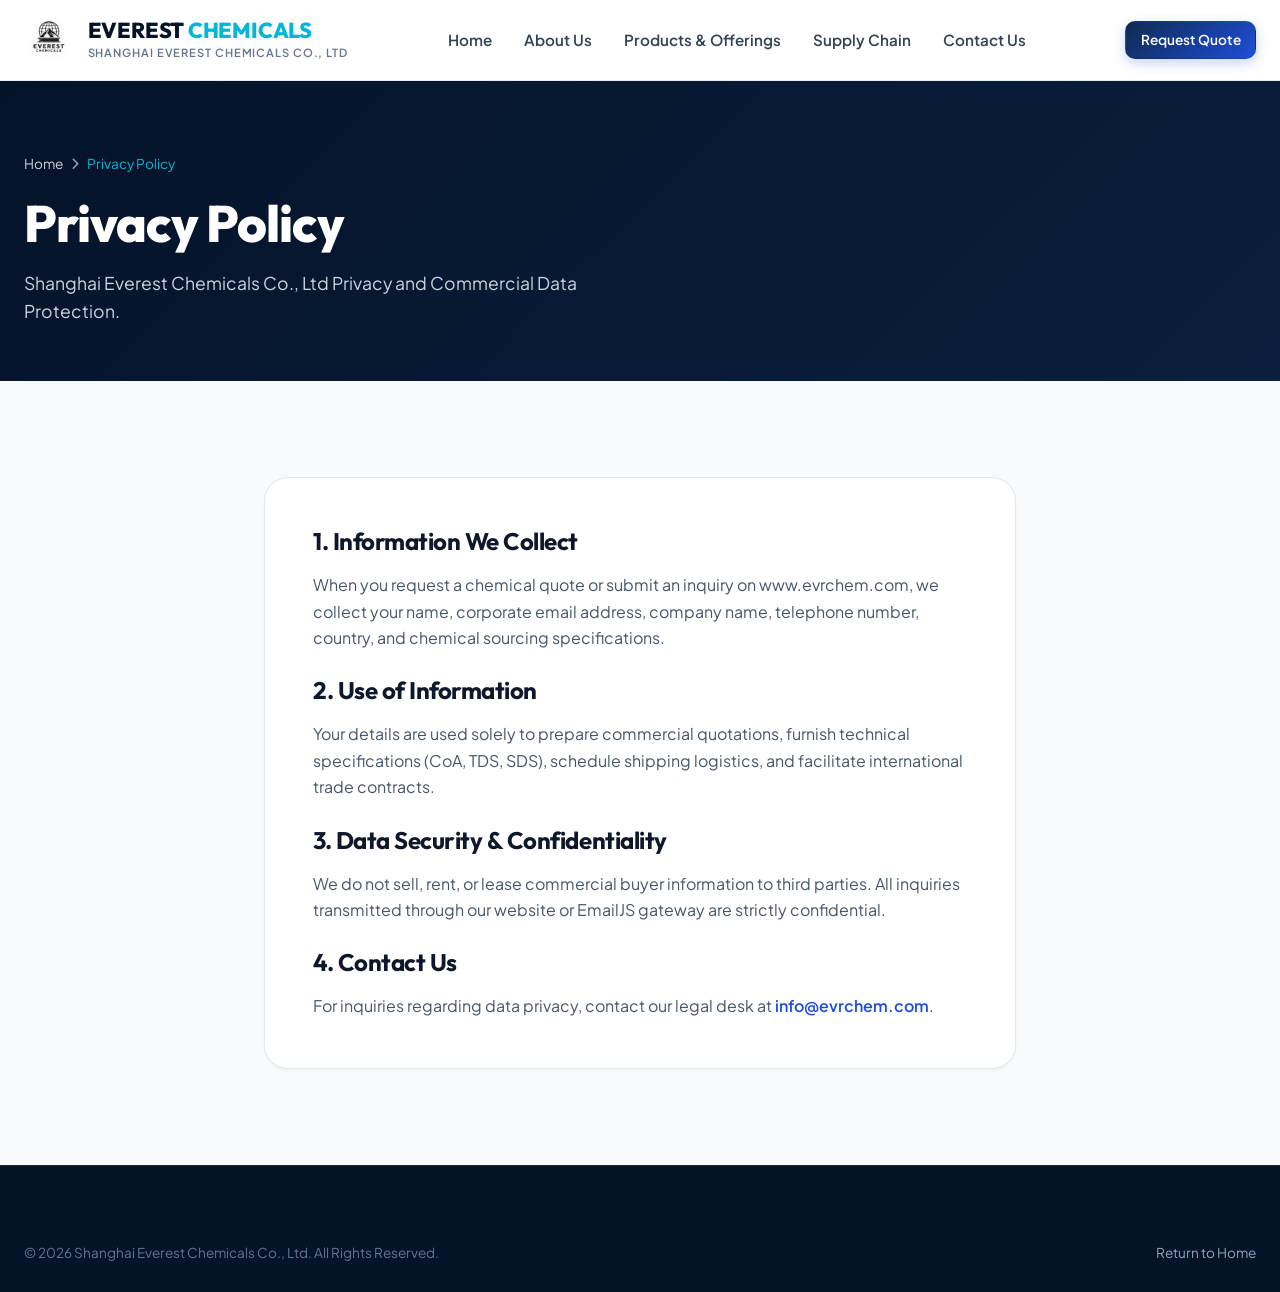
<file: privacy.html>
<!DOCTYPE html>
<html lang="en">
<head>
  <meta charset="UTF-8">
  <meta name="viewport" content="width=device-width, initial-scale=1.0">
  <title>Privacy Policy | Shanghai Everest Chemicals Co., Ltd</title>
  <link rel="icon" type="image/png" href="assets/images/logo.png">
  <link rel="stylesheet" href="https://cdnjs.cloudflare.com/ajax/libs/font-awesome/6.5.1/css/all.min.css">
  <link rel="stylesheet" href="css/styles.css">
</head>
<body>
  <!-- Navigation Header -->
  <header class="main-header">
    <div class="container nav-container">
      <a href="index.html" class="brand-logo">
        <img src="assets/images/logo.png" alt="Shanghai Everest Chemicals Logo" class="brand-logo-img">
        <div class="brand-text">
          <span class="brand-name">EVEREST <span>CHEMICALS</span></span>
          <span class="brand-sub">Shanghai Everest Chemicals Co., Ltd</span>
        </div>
      </a>
      <nav class="nav-menu">
        <a href="index.html" class="nav-link">Home</a>
        <a href="about.html" class="nav-link">About Us</a>
        <a href="products.html" class="nav-link">Products & Offerings</a>
        <a href="supply-chain.html" class="nav-link">Supply Chain</a>
        <a href="contact.html" class="nav-link">Contact Us</a>
      </nav>
      <div class="nav-actions">
        <a href="contact.html" class="btn btn-primary btn-sm">Request Quote</a>
      </div>
    </div>
  </header>

  <section class="page-hero">
    <div class="container">
      <div class="breadcrumb">
        <a href="index.html">Home</a>
        <i class="fa-solid fa-chevron-right" style="font-size: 0.75rem;"></i>
        <span>Privacy Policy</span>
      </div>
      <h1 class="page-hero-title">Privacy Policy</h1>
      <p class="page-hero-subtitle">Shanghai Everest Chemicals Co., Ltd Privacy and Commercial Data Protection.</p>
    </div>
  </section>

  <section class="section">
    <div class="container" style="max-width: 800px;">
      <div style="background: var(--white); padding: 3rem; border-radius: var(--radius-xl); border: 1px solid var(--slate-200); box-shadow: var(--shadow-sm);">
        <h2 style="margin-bottom: 1rem;">1. Information We Collect</h2>
        <p style="margin-bottom: 1.5rem; color: var(--slate-600);">When you request a chemical quote or submit an inquiry on www.evrchem.com, we collect your name, corporate email address, company name, telephone number, country, and chemical sourcing specifications.</p>
        
        <h2 style="margin-bottom: 1rem;">2. Use of Information</h2>
        <p style="margin-bottom: 1.5rem; color: var(--slate-600);">Your details are used solely to prepare commercial quotations, furnish technical specifications (CoA, TDS, SDS), schedule shipping logistics, and facilitate international trade contracts.</p>

        <h2 style="margin-bottom: 1rem;">3. Data Security & Confidentiality</h2>
        <p style="margin-bottom: 1.5rem; color: var(--slate-600);">We do not sell, rent, or lease commercial buyer information to third parties. All inquiries transmitted through our website or EmailJS gateway are strictly confidential.</p>

        <h2 style="margin-bottom: 1rem;">4. Contact Us</h2>
        <p style="color: var(--slate-600);">For inquiries regarding data privacy, contact our legal desk at <a href="mailto:info@evrchem.com" style="color: var(--primary-500); font-weight: 600;">info@evrchem.com</a>.</p>
      </div>
    </div>
  </section>

  <footer class="main-footer" style="padding-top: 3rem;">
    <div class="container">
      <div class="footer-bottom">
        <div>&copy; 2026 Shanghai Everest Chemicals Co., Ltd. All Rights Reserved.</div>
        <a href="index.html">Return to Home</a>
      </div>
    </div>
  </footer>
</body>
</html>
</file>
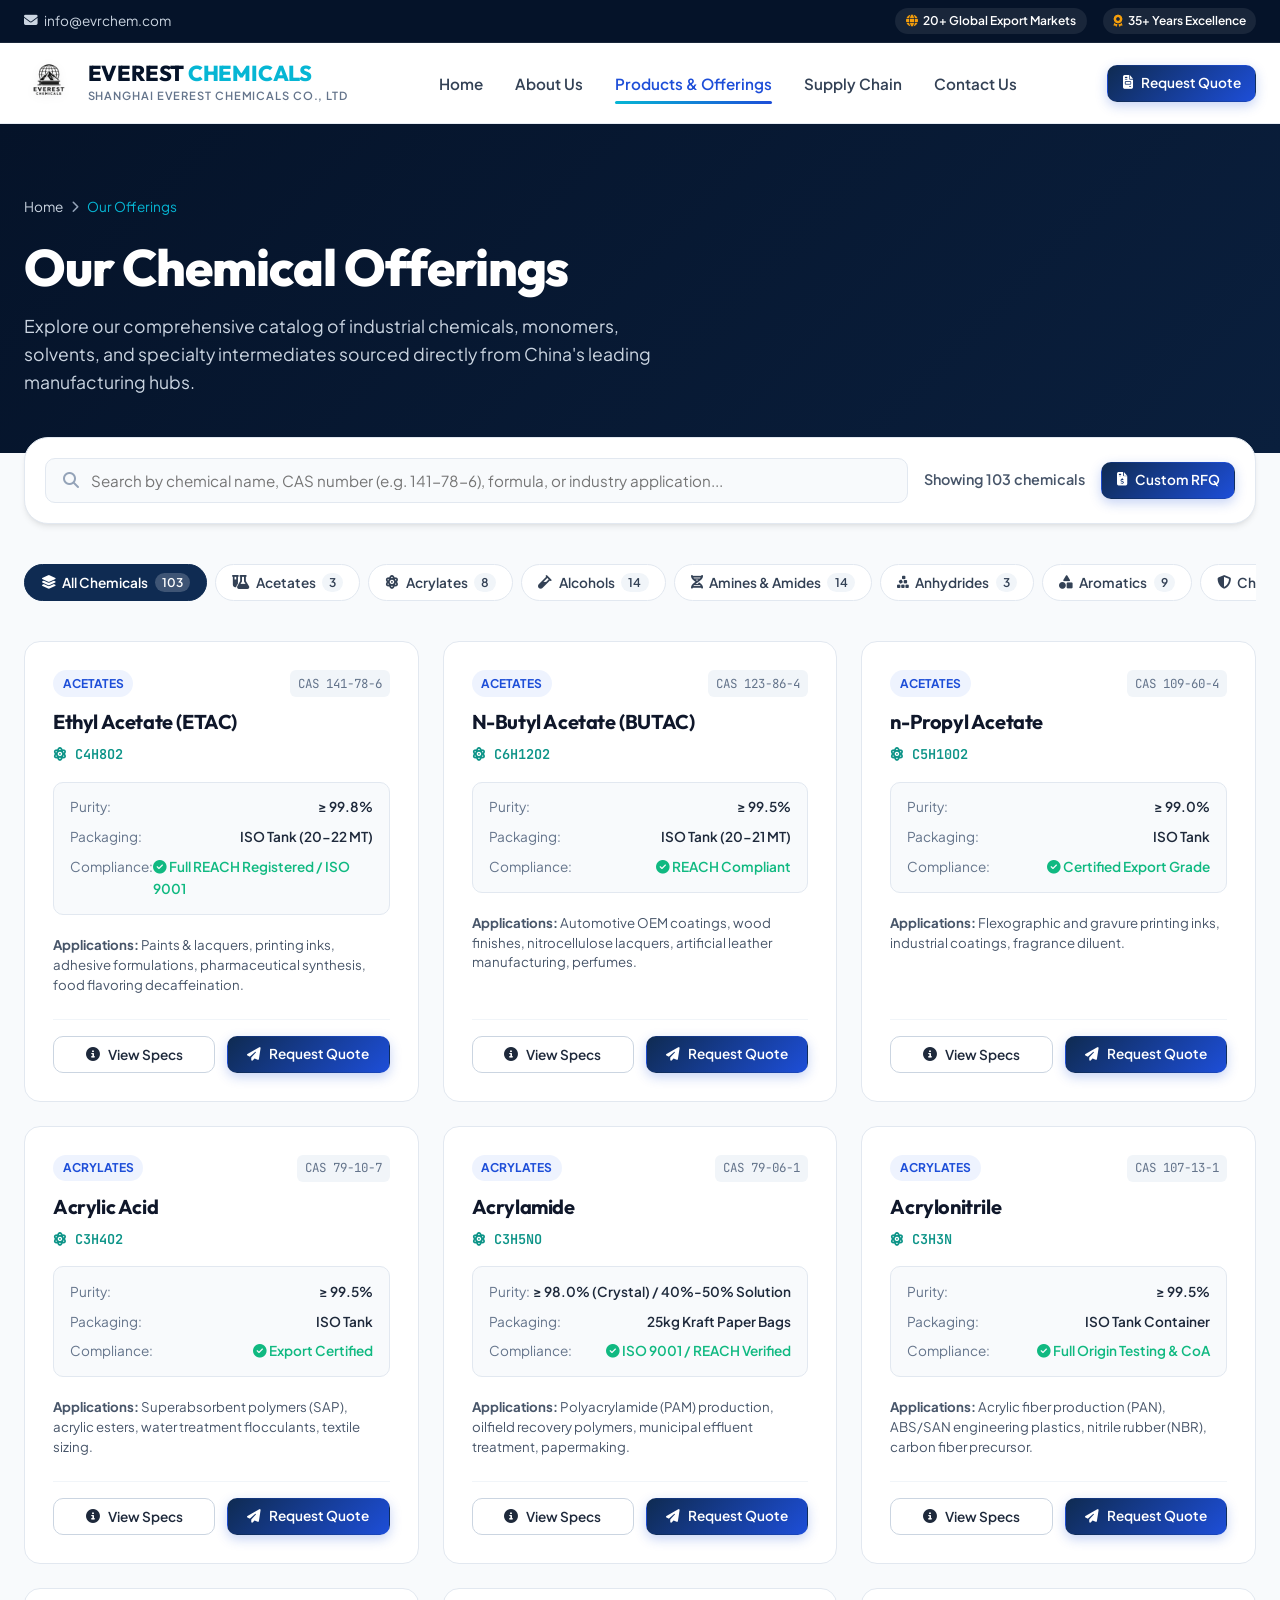
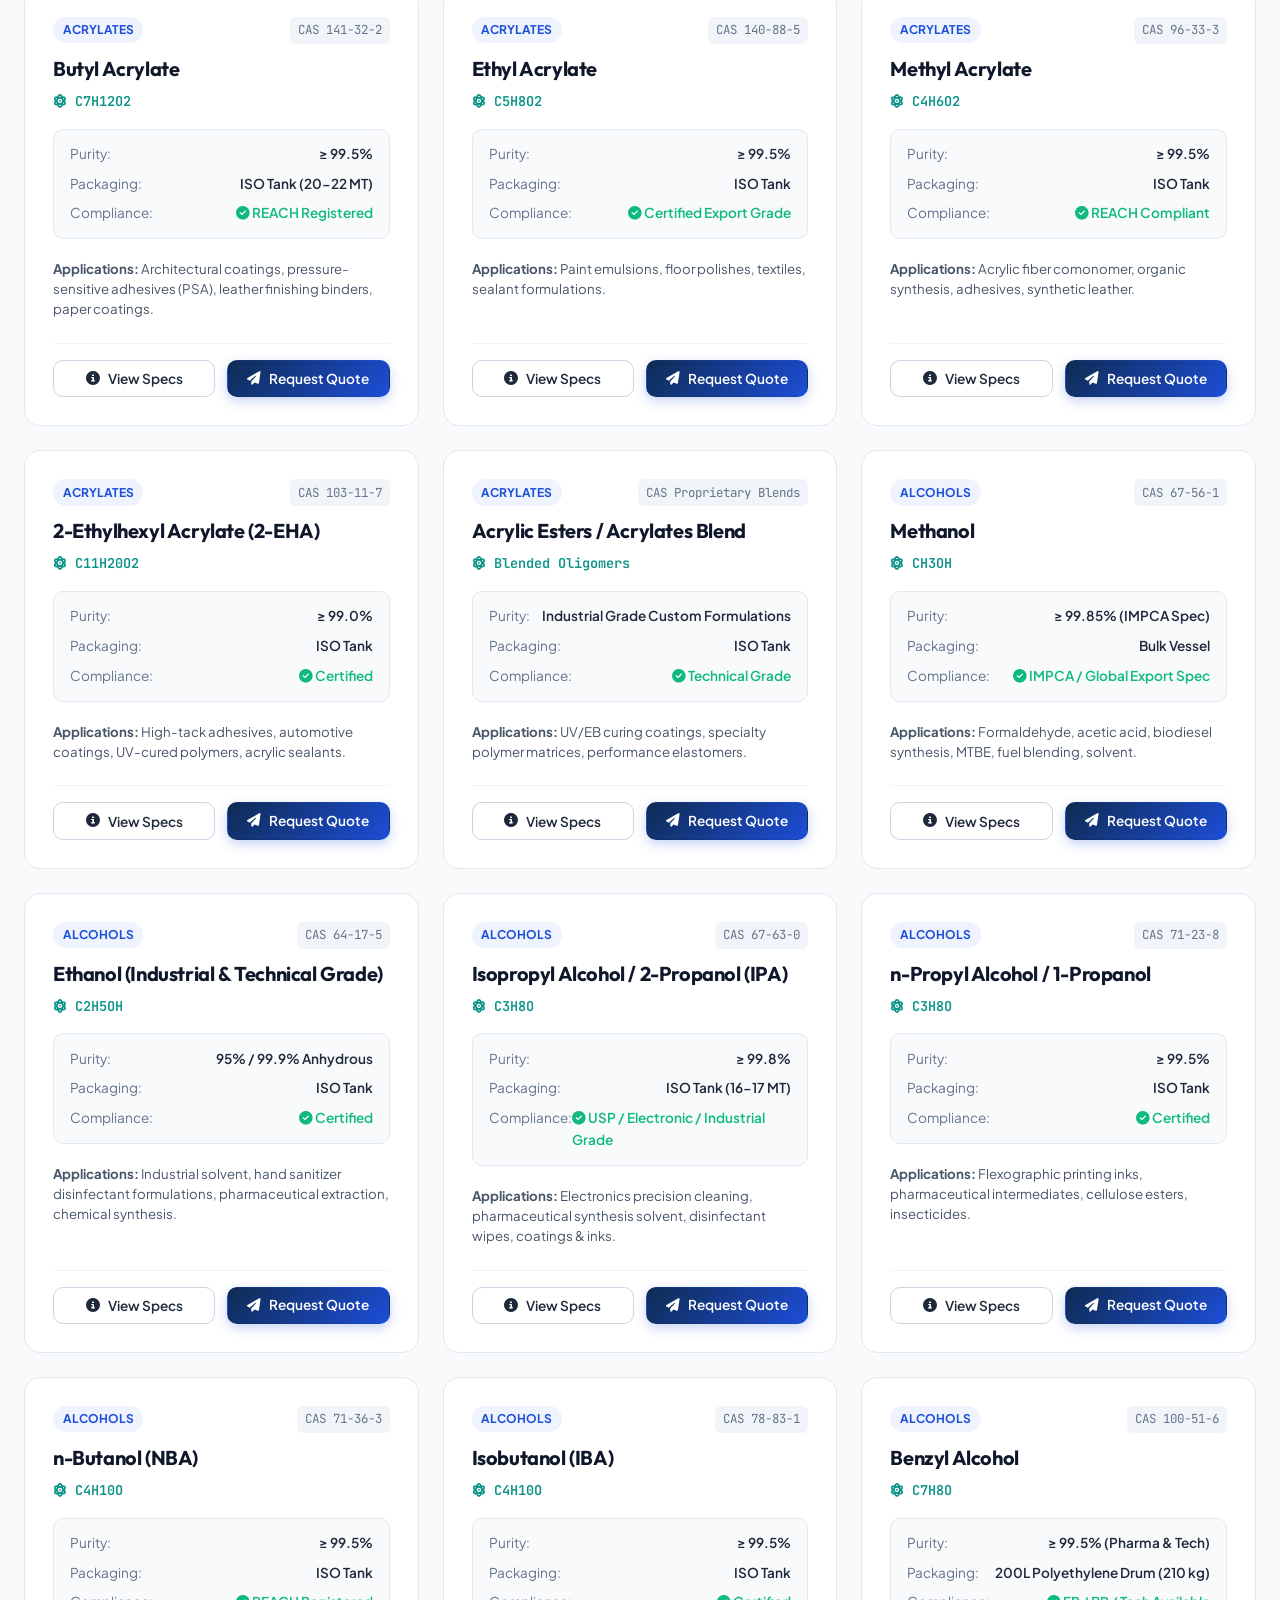
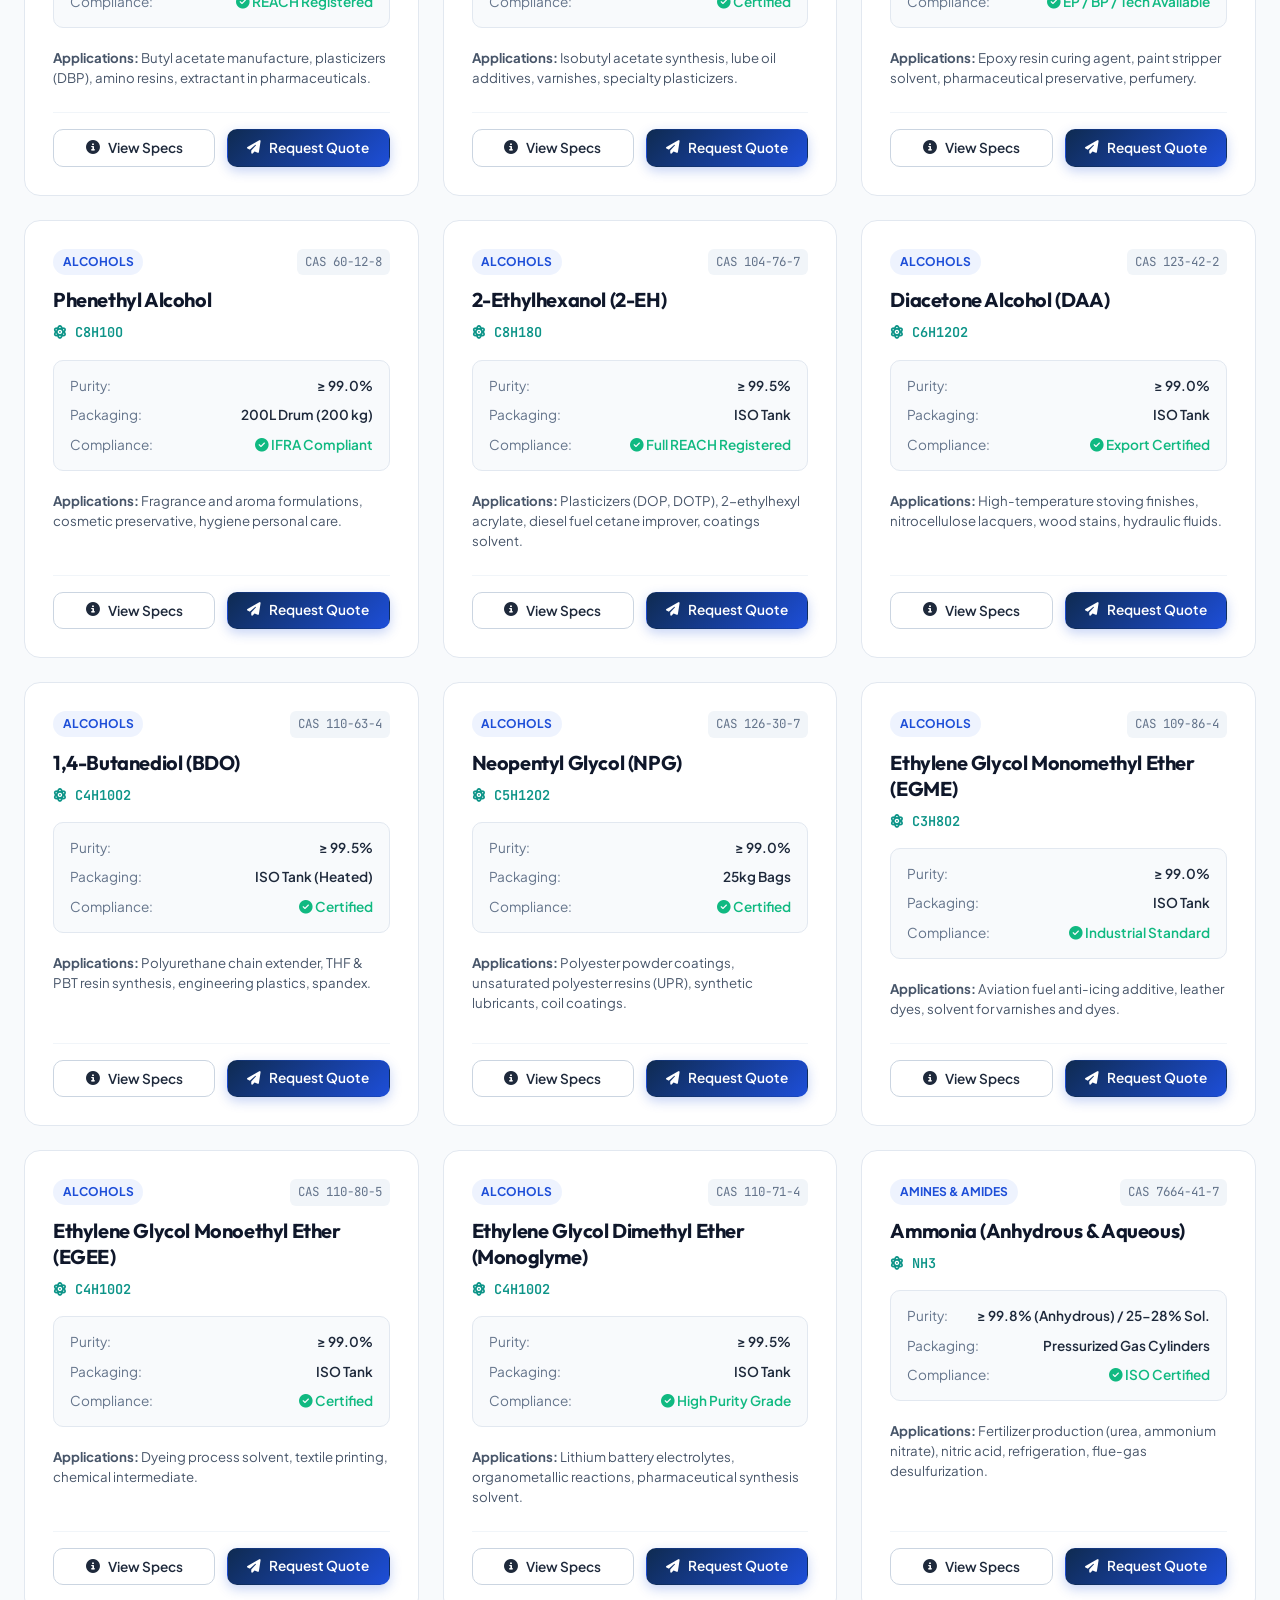
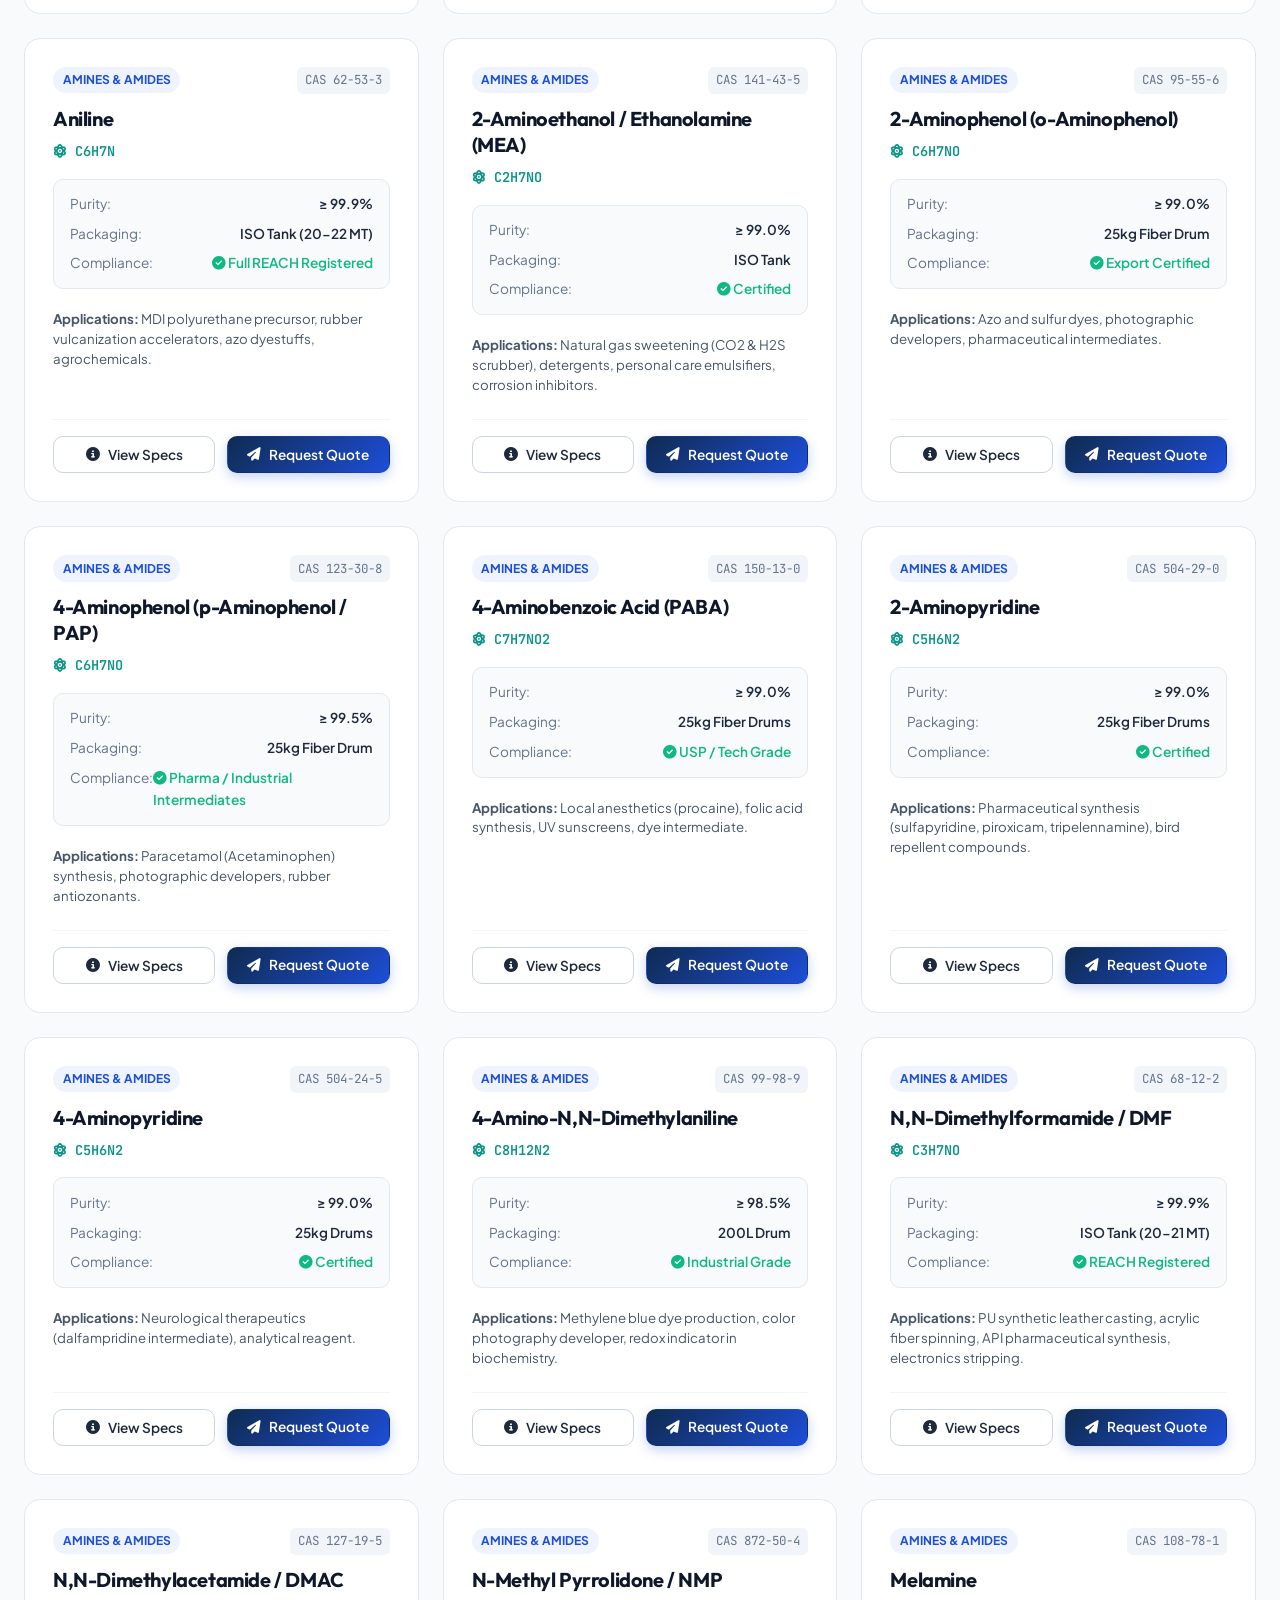
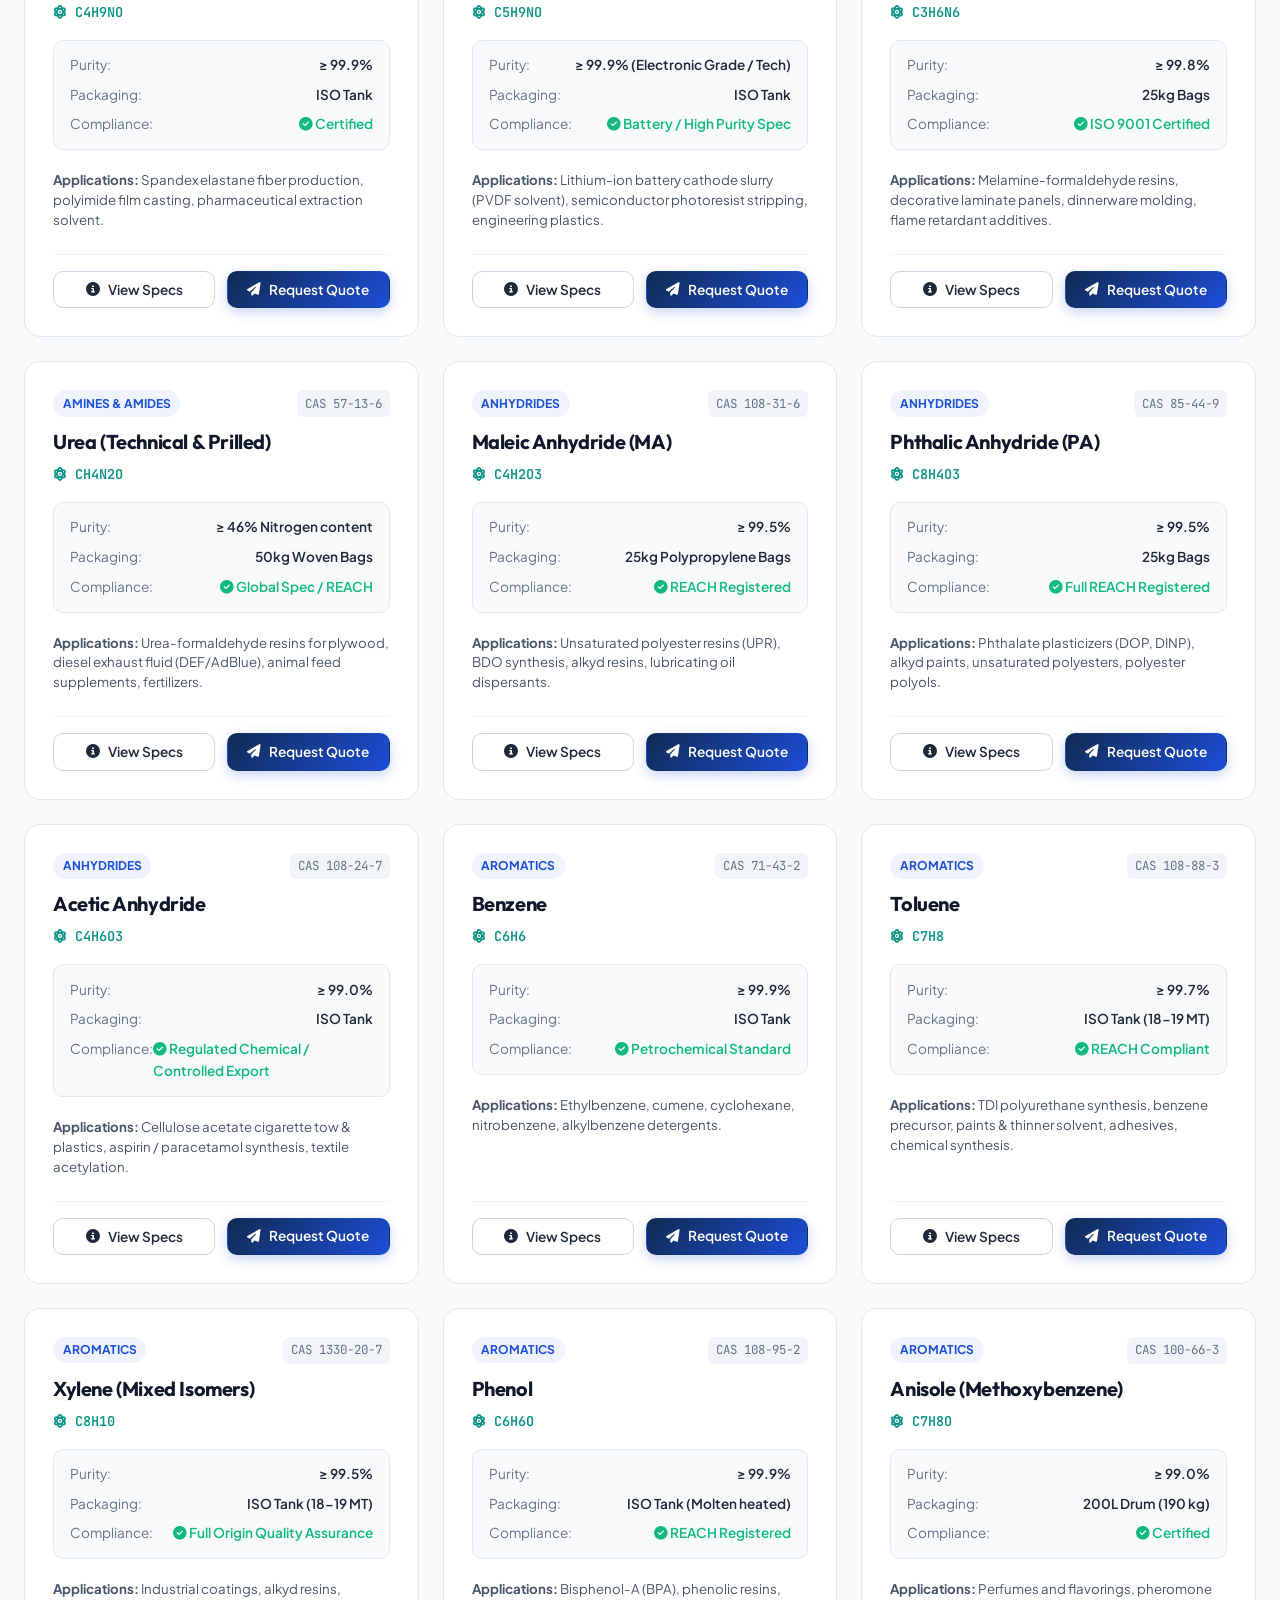
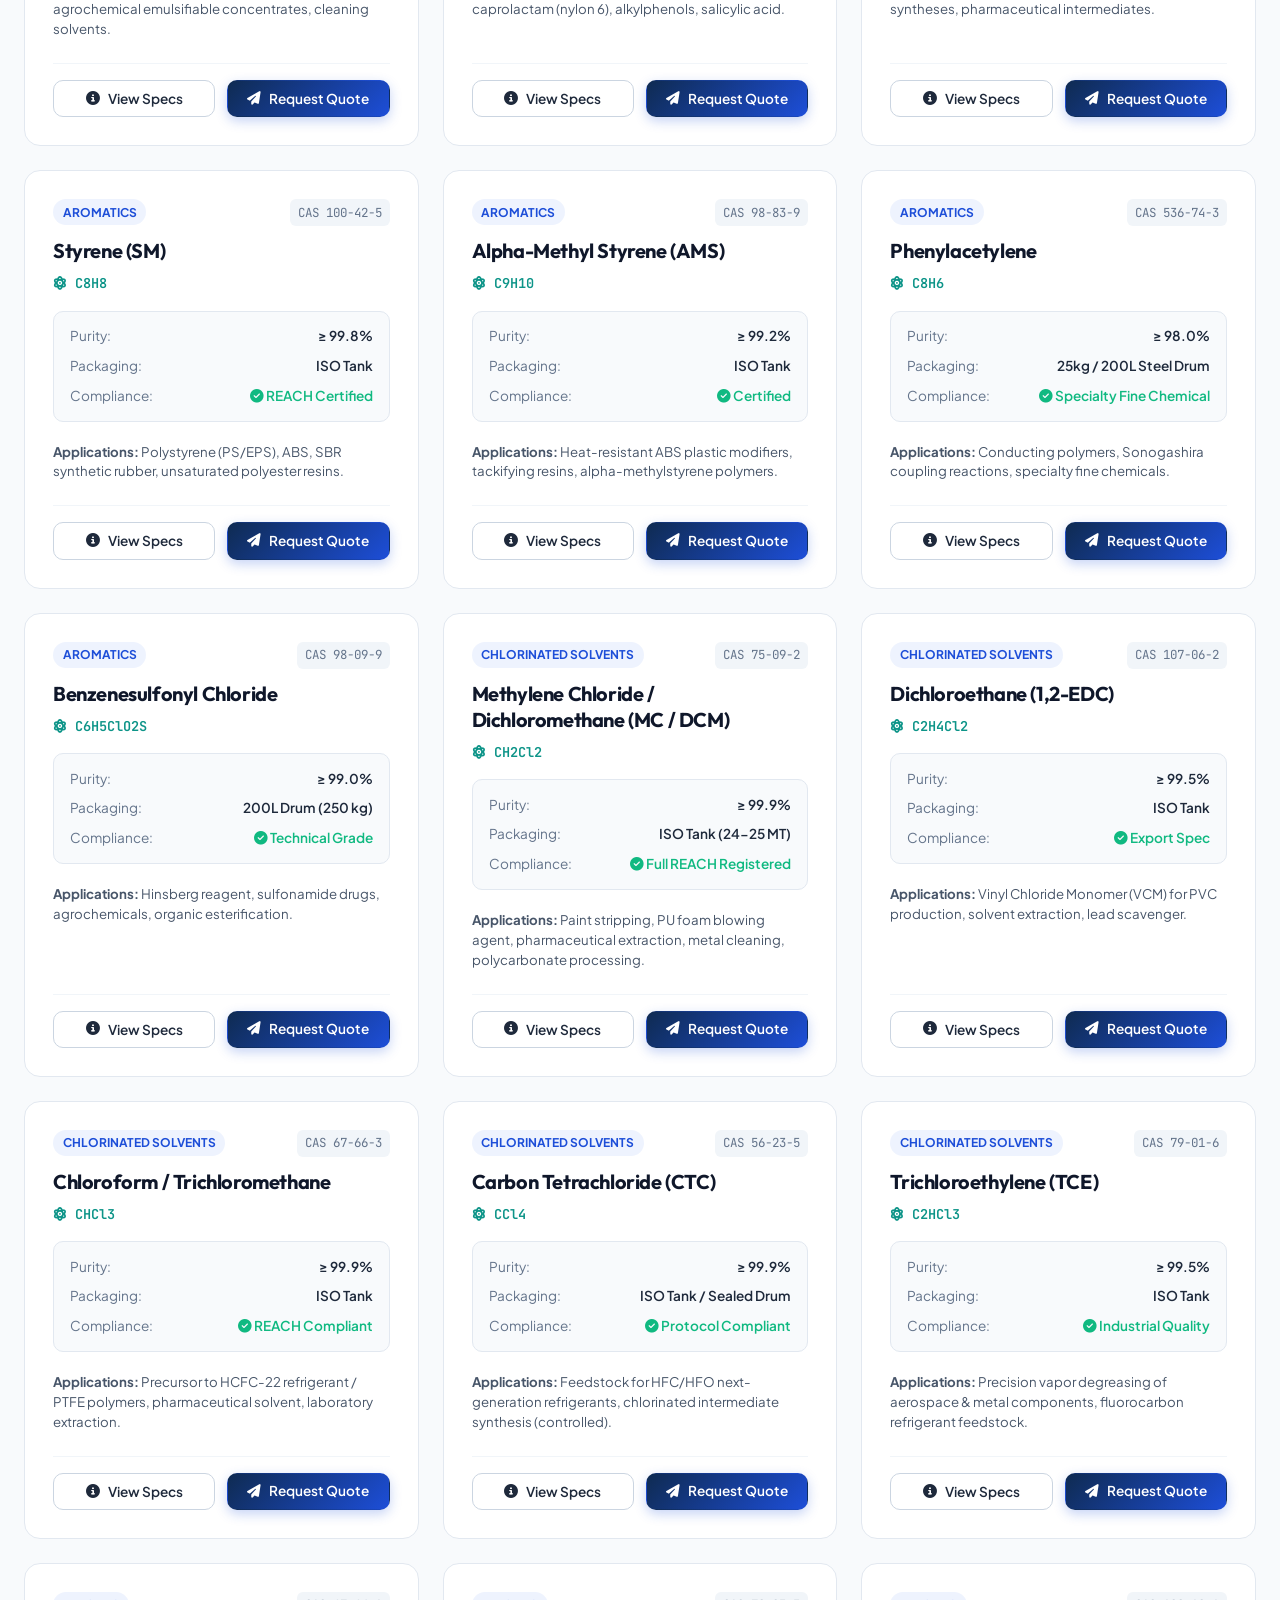
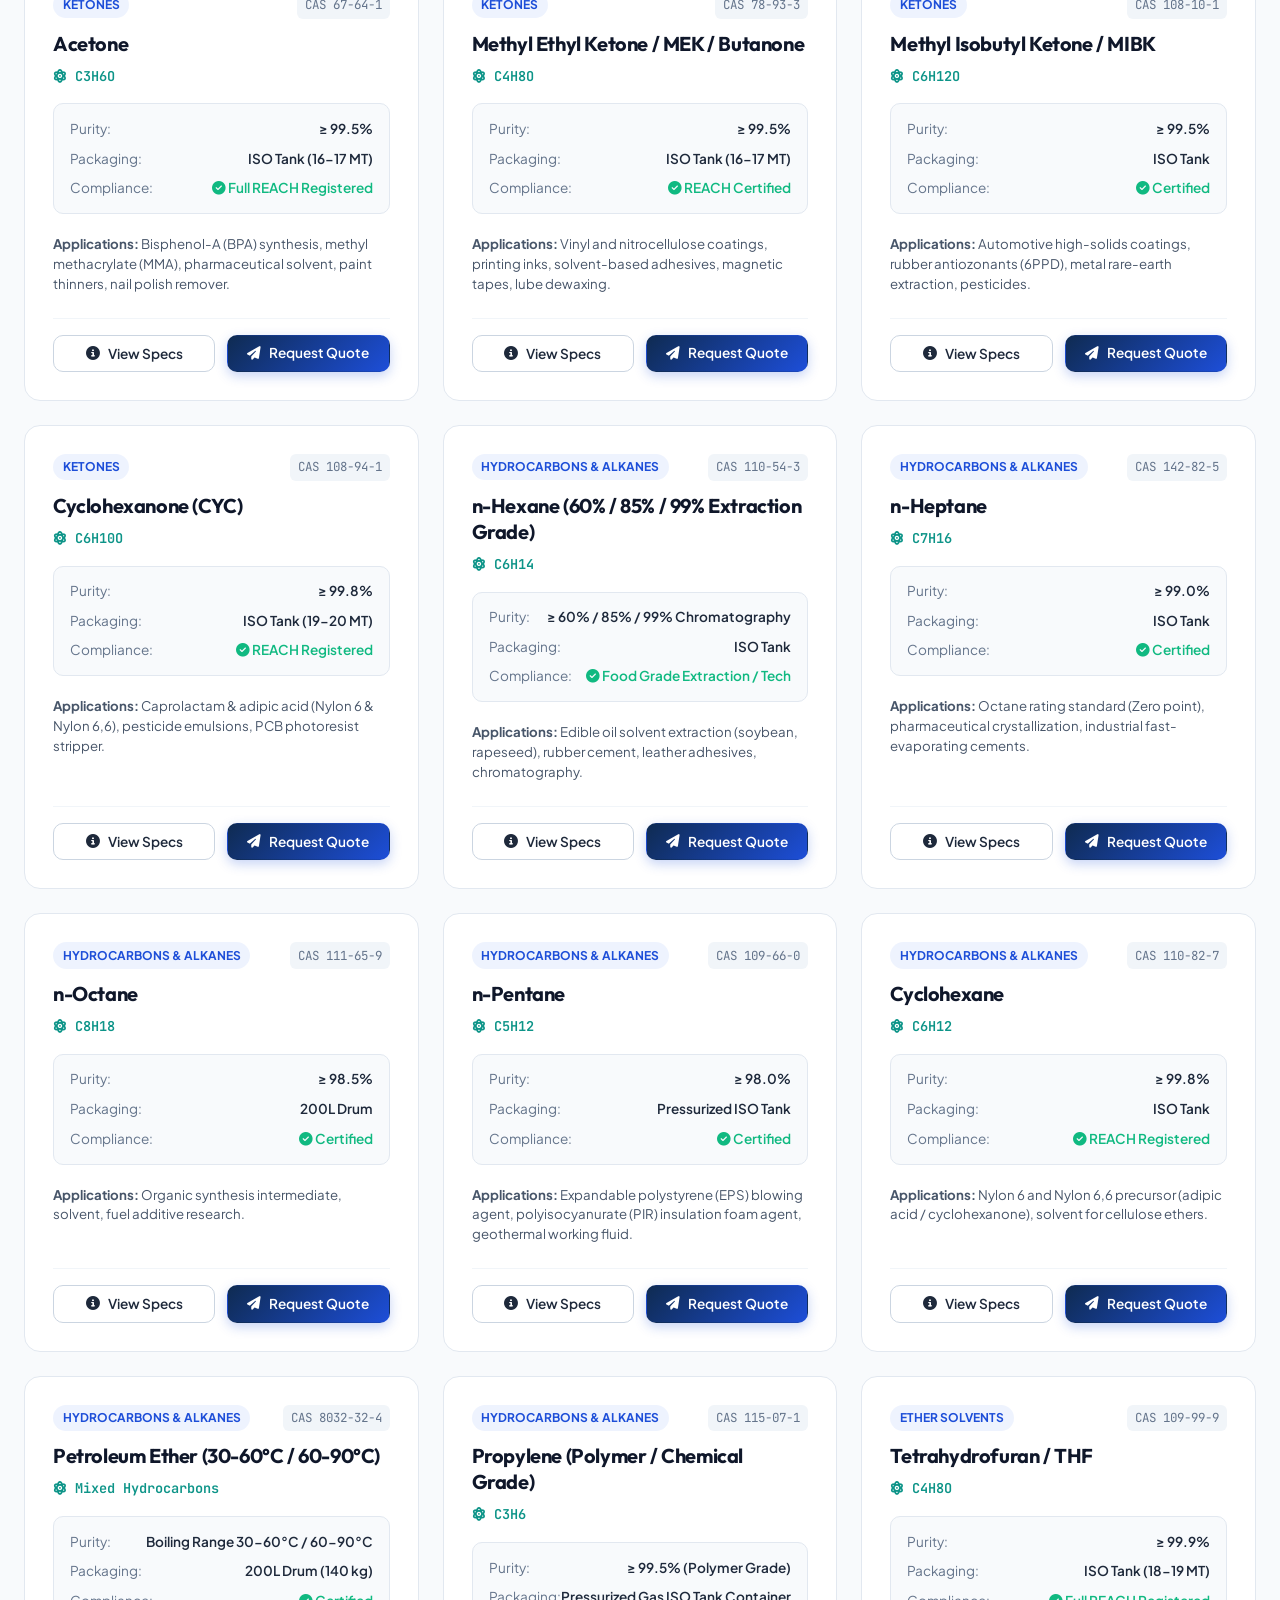
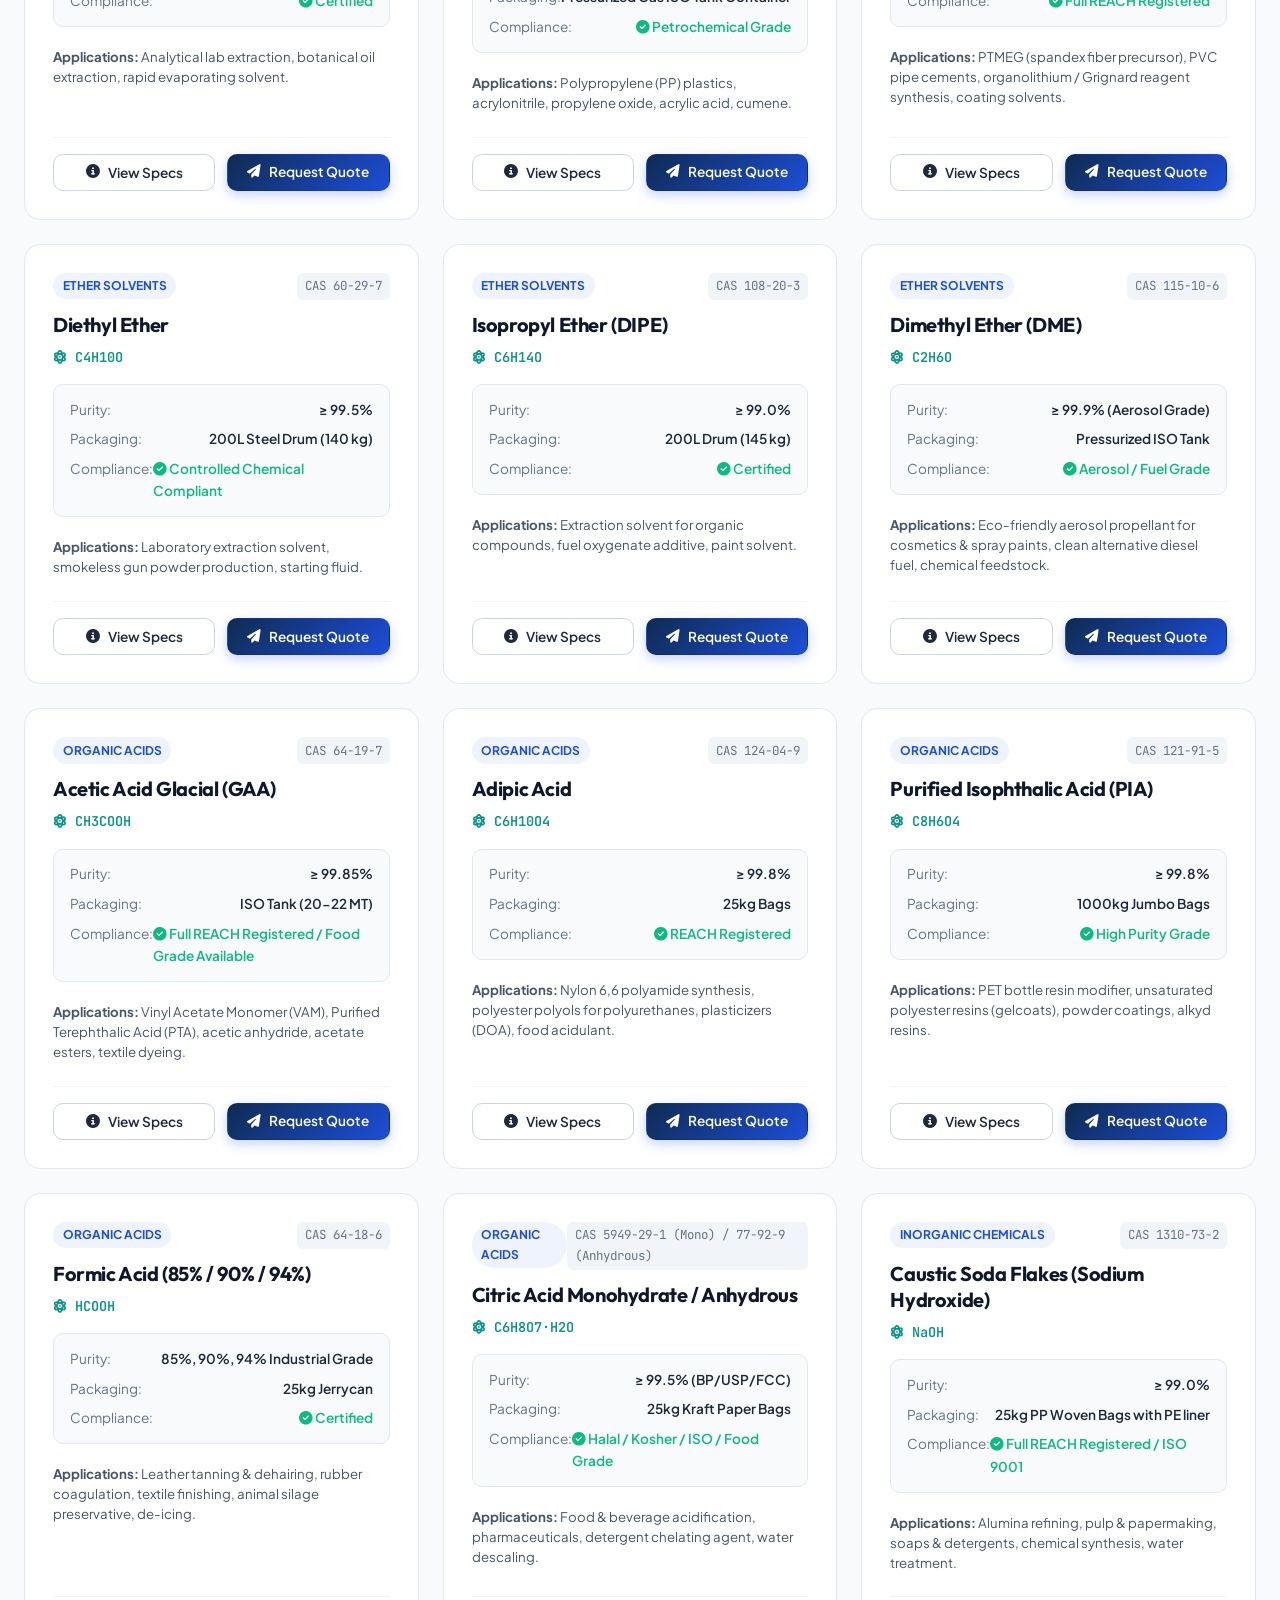
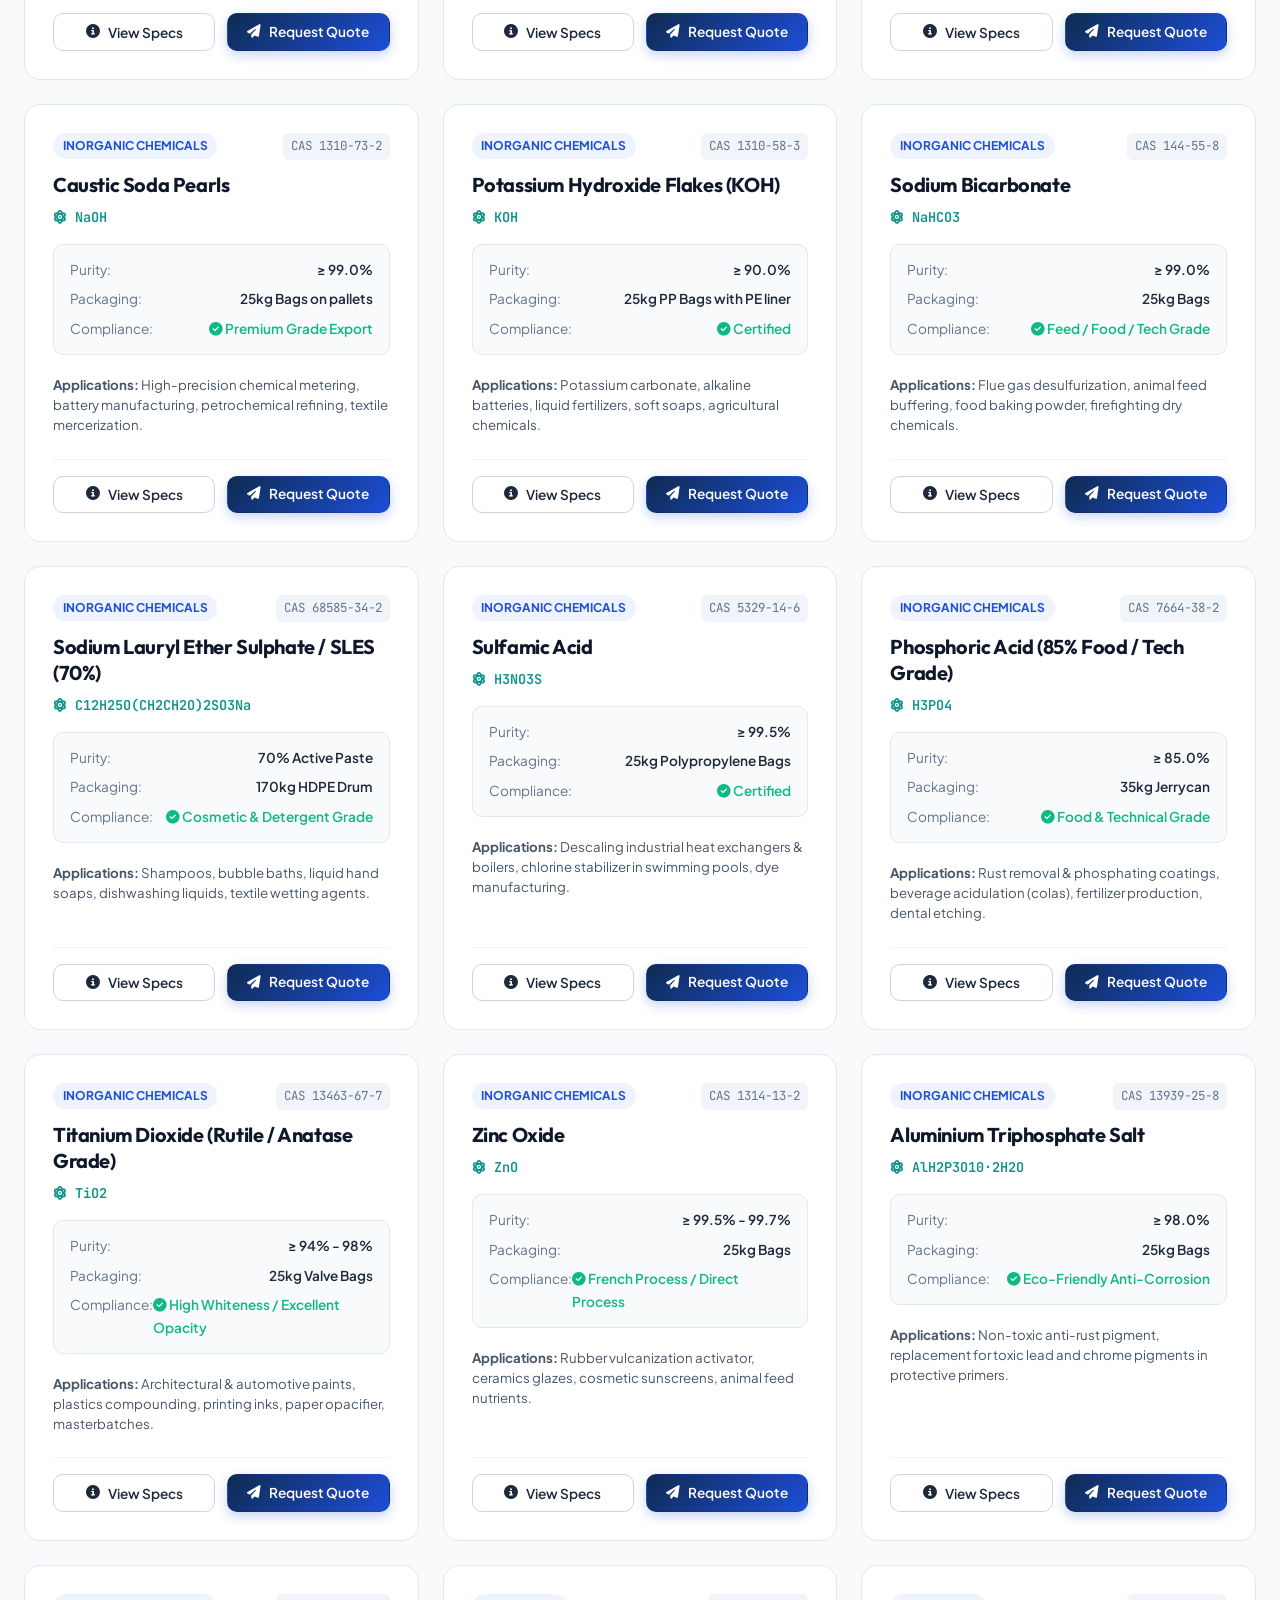
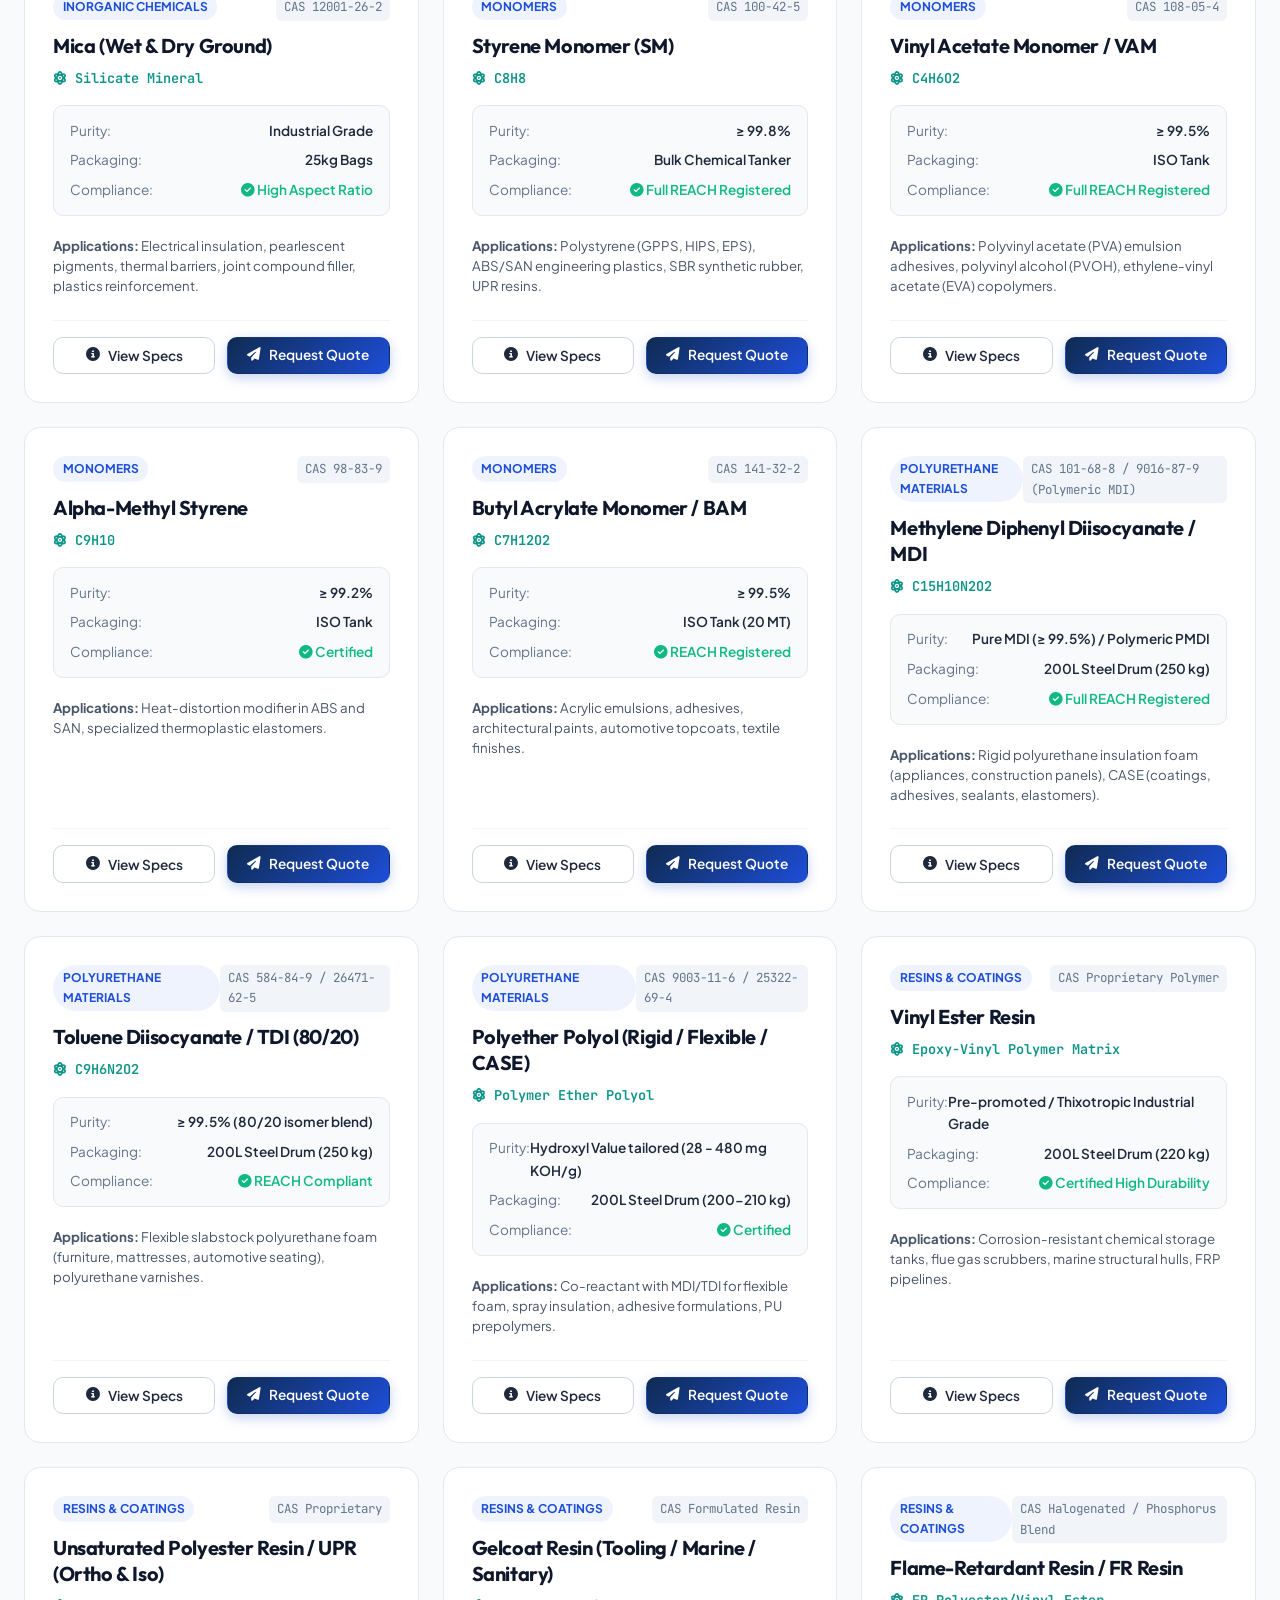
<file: products.html>
<!DOCTYPE html>
<html lang="en">
<head>
  <meta charset="UTF-8">
  <meta name="viewport" content="width=device-width, initial-scale=1.0">
  <meta name="description" content="Explore Shanghai Everest Chemicals full catalog of 80+ industrial chemicals, solvents, acrylates, monomers, and polyurethane materials. Search by CAS number or category.">
  <title>Chemical Products & Offerings | Shanghai Everest Chemicals Co., Ltd</title>
  
  <link rel="icon" type="image/png" href="assets/images/logo.png">
  <link rel="stylesheet" href="https://cdnjs.cloudflare.com/ajax/libs/font-awesome/6.5.1/css/all.min.css">
  <link rel="stylesheet" href="css/styles.css">
</head>
<body>

  <!-- Top Info Bar -->
  <div class="top-bar">
    <div class="container top-bar-content">
      <div class="top-bar-contact">
        <a href="mailto:info@evrchem.com"><i class="fa-solid fa-envelope"></i> info@evrchem.com</a>
      </div>
      <div class="top-bar-badges">
        <span class="top-badge"><i class="fa-solid fa-globe"></i> 20+ Global Export Markets</span>
        <span class="top-badge"><i class="fa-solid fa-award"></i> 35+ Years Excellence</span>
      </div>
    </div>
  </div>

  <!-- Navigation -->
  <header class="main-header">
    <div class="container nav-container">
      <a href="index.html" class="brand-logo">
        <img src="assets/images/logo.png" alt="Shanghai Everest Chemicals Logo" class="brand-logo-img">
        <div class="brand-text">
          <span class="brand-name">EVEREST <span>CHEMICALS</span></span>
          <span class="brand-sub">Shanghai Everest Chemicals Co., Ltd</span>
        </div>
      </a>

      <nav class="nav-menu" id="navMenu">
        <a href="index.html" class="nav-link">Home</a>
        <a href="about.html" class="nav-link">About Us</a>
        <a href="products.html" class="nav-link active">Products & Offerings</a>
        <a href="supply-chain.html" class="nav-link">Supply Chain</a>
        <a href="contact.html" class="nav-link">Contact Us</a>
      </nav>

      <div class="nav-actions">
        <a href="contact.html" class="btn btn-primary btn-sm">
          <i class="fa-solid fa-file-invoice"></i> Request Quote
        </a>
      </div>

      <button class="mobile-toggle" aria-label="Toggle Navigation Menu">
        <i class="fa-solid fa-bars"></i>
      </button>
    </div>
  </header>

  <!-- Page Hero -->
  <section class="page-hero">
    <div class="container">
      <div class="breadcrumb">
        <a href="index.html">Home</a>
        <i class="fa-solid fa-chevron-right" style="font-size: 0.75rem;"></i>
        <span>Our Offerings</span>
      </div>
      <h1 class="page-hero-title">Our Chemical Offerings</h1>
      <p class="page-hero-subtitle">
        Explore our comprehensive catalog of industrial chemicals, monomers, solvents, and specialty intermediates sourced directly from China's leading manufacturing hubs.
      </p>
    </div>
  </section>

  <!-- Catalog Section -->
  <section class="section" style="padding-top: 1rem;">
    <div class="container">
      
      <!-- Catalog Search & Filter Toolbar -->
      <div class="catalog-toolbar">
        <div class="search-input-group">
          <i class="fa-solid fa-magnifying-glass"></i>
          <input type="text" id="catalogSearchInput" class="catalog-search-input" placeholder="Search by chemical name, CAS number (e.g. 141-78-6), formula, or industry application...">
        </div>
        <div style="display: flex; align-items: center; gap: 1rem;">
          <span id="resultsCounter" style="font-size: 0.9rem; font-weight: 600; color: var(--slate-600);">Loading products...</span>
          <a href="contact.html?type=custom-rfq" class="btn btn-primary btn-sm">
            <i class="fa-solid fa-file-invoice-dollar"></i> Custom RFQ
          </a>
        </div>
      </div>

      <!-- Category Filter Pills -->
      <div style="margin-top: 2rem;">
        <div class="category-pills-scroll" id="categoryPills">
          <!-- Populated by products.js -->
        </div>
      </div>

      <!-- Products Grid -->
      <div class="products-grid" id="productsContainer">
        <!-- Rendered by products.js -->
      </div>
      
    </div>
  </section>

  <!-- Chemical Specification Modal -->
  <div class="modal-overlay" id="productModal">
    <div class="modal-box">
      <div class="modal-header">
        <h3 id="modalProductTitle" style="font-size: 1.35rem; color: var(--slate-900);">Product Details</h3>
        <button class="modal-close" id="modalCloseBtn" aria-label="Close Modal">
          <i class="fa-solid fa-xmark"></i>
        </button>
      </div>
      <div class="modal-body" id="modalProductBody">
        <!-- Injected via openProductModal() -->
      </div>
    </div>
  </div>

  <!-- Bottom CTA -->
  <section class="section" style="padding-top: 2rem; padding-bottom: 5rem;">
    <div class="container">
      <div class="cta-banner">
        <div class="cta-content">
          <div class="cta-text">
            <h2 class="cta-title">Need a Chemical Not Listed Here?</h2>
            <p class="cta-subtitle">
              Our Shanghai sourcing desk maintains direct procurement lines with hundreds of chemical producers across China. Send us your CAS number, grade, and volume requirements.
            </p>
          </div>
          <div>
            <a href="contact.html" class="btn btn-accent btn-lg">
              <i class="fa-solid fa-envelope"></i> Send Custom Sourcing Request
            </a>
          </div>
        </div>
      </div>
    </div>
  </section>

  <!-- Footer -->
  <footer class="main-footer">
    <div class="container">
      <div class="footer-grid">
        <div class="footer-brand">
          <a href="index.html" class="brand-logo" style="color: var(--white);">
            <img src="assets/images/logo.png" alt="Shanghai Everest Chemicals Logo" class="brand-logo-img">
            <div class="brand-text">
              <span class="brand-name" style="color: var(--white);">EVEREST <span>CHEMICALS</span></span>
              <span class="brand-sub" style="color: var(--slate-400);">Shanghai Everest Chemicals Co., Ltd</span>
            </div>
          </a>
          <p>
            Shanghai Everest Chemicals Co., Ltd is a premier global chemical sourcing and trading enterprise with 35+ years of proven supply chain excellence across 20+ countries.
          </p>
          <div style="display: flex; gap: 0.75rem;">
            <a href="mailto:info@evrchem.com" class="btn btn-outline-white btn-sm"><i class="fa-solid fa-envelope"></i> Email Us</a>
          </div>
        </div>

        <div class="footer-col">
          <h4>Navigation</h4>
          <ul class="footer-links">
            <li><a href="index.html"><i class="fa-solid fa-angle-right"></i> Home</a></li>
            <li><a href="about.html"><i class="fa-solid fa-angle-right"></i> About Us</a></li>
            <li><a href="products.html"><i class="fa-solid fa-angle-right"></i> Chemical Catalog</a></li>
            <li><a href="supply-chain.html"><i class="fa-solid fa-angle-right"></i> Supply Chain</a></li>
            <li><a href="contact.html"><i class="fa-solid fa-angle-right"></i> Contact & RFQ</a></li>
          </ul>
        </div>

        <div class="footer-col">
          <h4>Core Categories</h4>
          <ul class="footer-links">
            <li><a href="products.html?category=acetates"><i class="fa-solid fa-angle-right"></i> Acetates</a></li>
            <li><a href="products.html?category=acrylates"><i class="fa-solid fa-angle-right"></i> Acrylates</a></li>
            <li><a href="products.html?category=alcohols"><i class="fa-solid fa-angle-right"></i> Alcohols</a></li>
            <li><a href="products.html?category=chlorinated"><i class="fa-solid fa-angle-right"></i> Chlorinated Solvents</a></li>
            <li><a href="products.html?category=polyurethane"><i class="fa-solid fa-angle-right"></i> Polyurethane Materials</a></li>
            <li><a href="products.html?category=resins-coatings"><i class="fa-solid fa-angle-right"></i> Resins & Coatings</a></li>
          </ul>
        </div>

        <div class="footer-col">
          <h4>Shanghai Headquarters</h4>
          <div class="footer-contact-item">
            <i class="fa-solid fa-location-dot"></i>
            <div>1215, Building 3, Wanda Plaza, No. 215, Lane 658, Guangfulin Road, Zhongshan Street, Songjiang District, Shanghai, China</div>
          </div>
          <div class="footer-contact-item">
            <i class="fa-solid fa-envelope"></i>
            <div><a href="mailto:info@evrchem.com">info@evrchem.com</a></div>
          </div>
          <div class="footer-contact-item">
            <i class="fa-solid fa-globe"></i>
            <div><a href="https://www.evrchem.com" target="_blank" rel="noopener noreferrer">www.evrchem.com</a></div>
          </div>
        </div>
      </div>

      <div class="footer-bottom">
        <div>&copy; 2026 Shanghai Everest Chemicals Co., Ltd. All Rights Reserved.</div>
        <div style="display: flex; gap: 1.5rem;">
          <a href="privacy.html">Privacy Policy</a>
          <a href="terms.html">Terms of Sourcing</a>
          <a href="supply-chain.html">Quality Assurance</a>
        </div>
      </div>
    </div>
  </footer>

  <div class="floating-actions">
    <button class="floating-btn btn-back-top" aria-label="Scroll to Top">
      <i class="fa-solid fa-arrow-up"></i>
    </button>
  </div>

  <script src="js/products-data.js"></script>
  <script src="js/products.js"></script>
  <script src="js/main.js"></script>
</body>
</html>
</file>
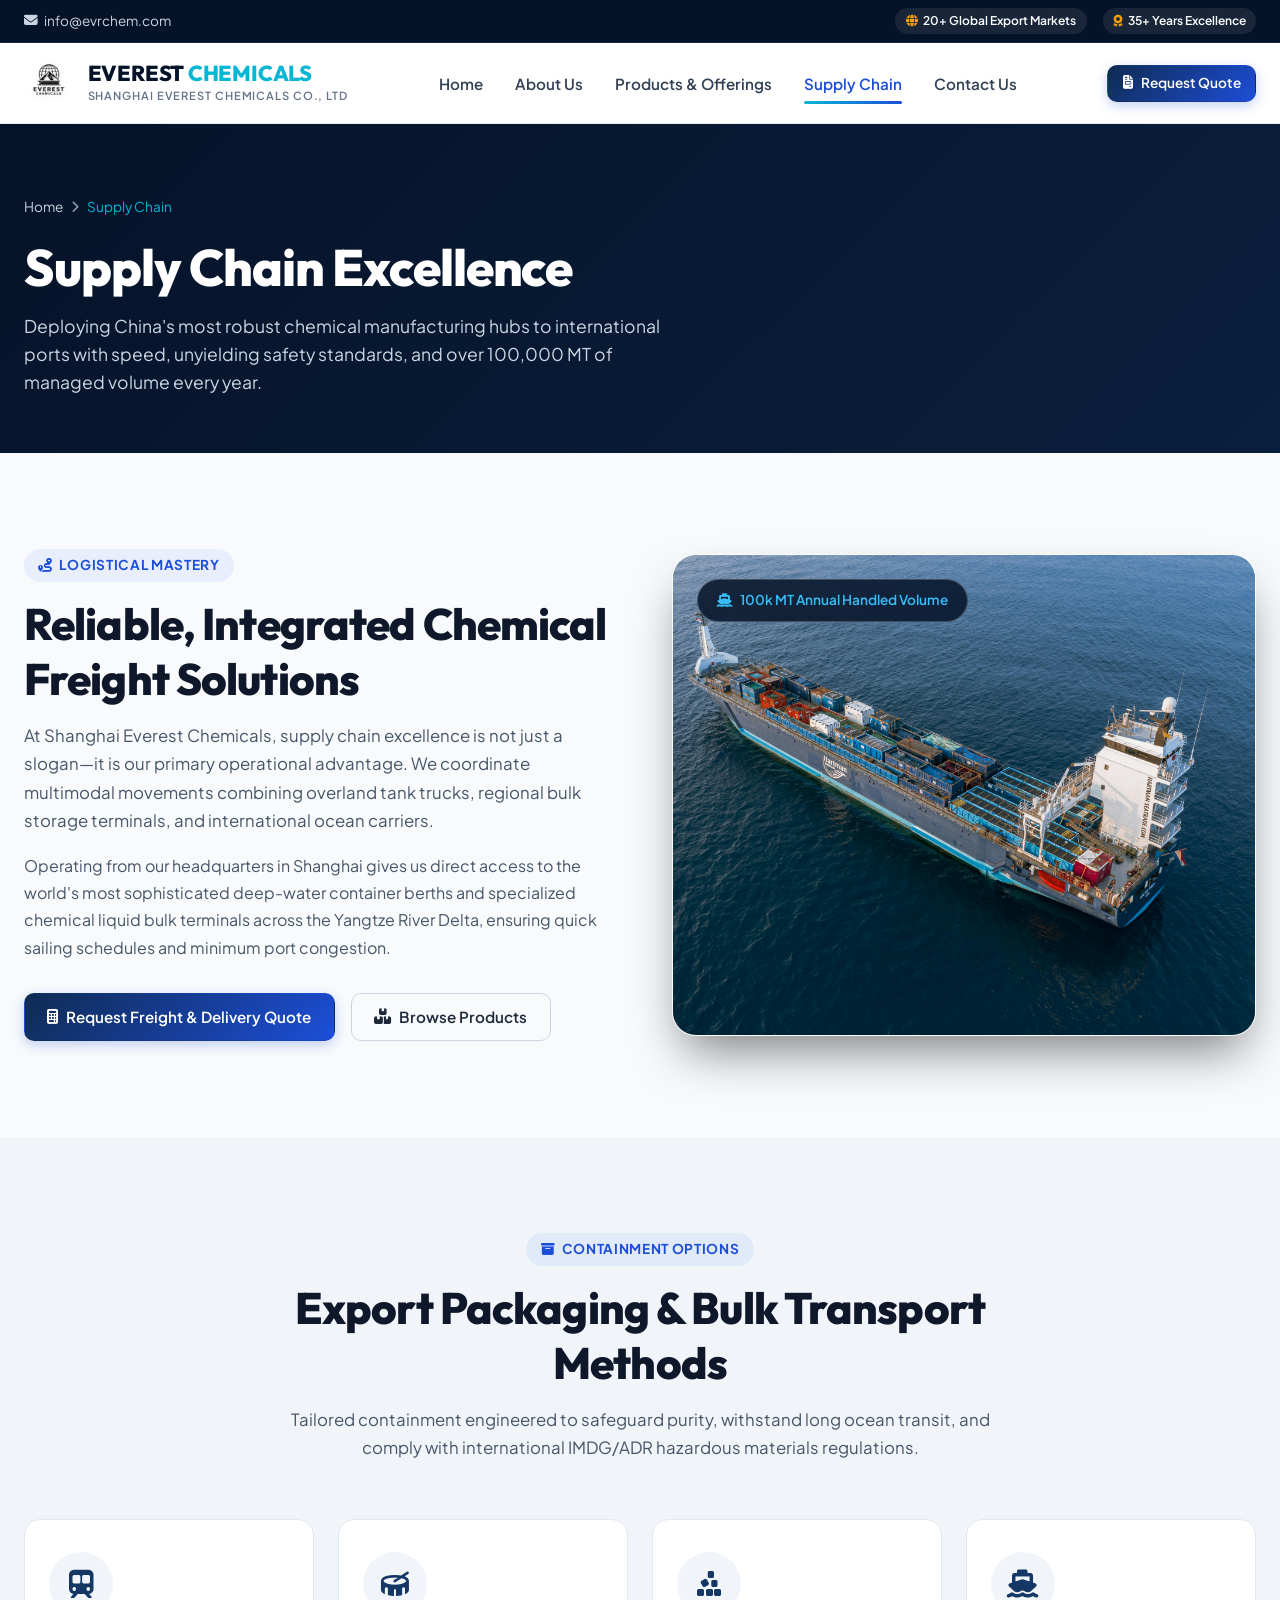
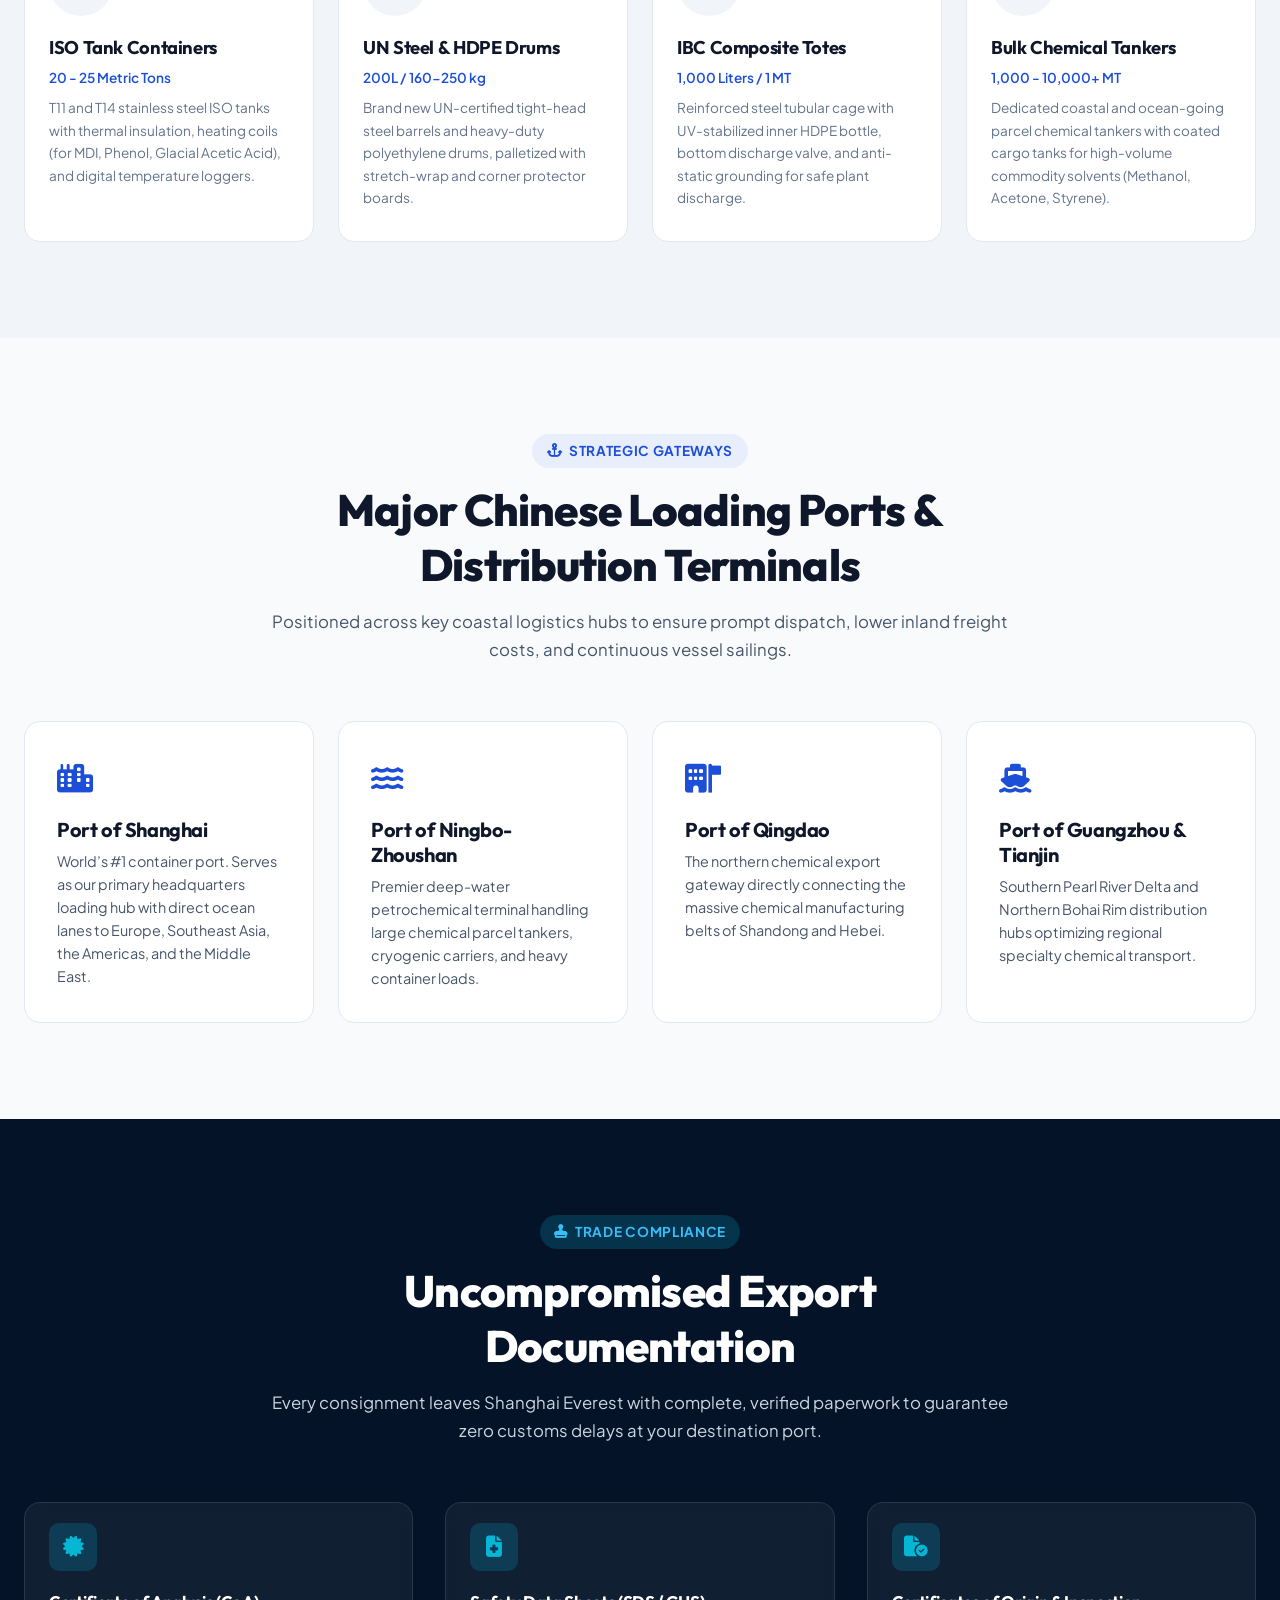
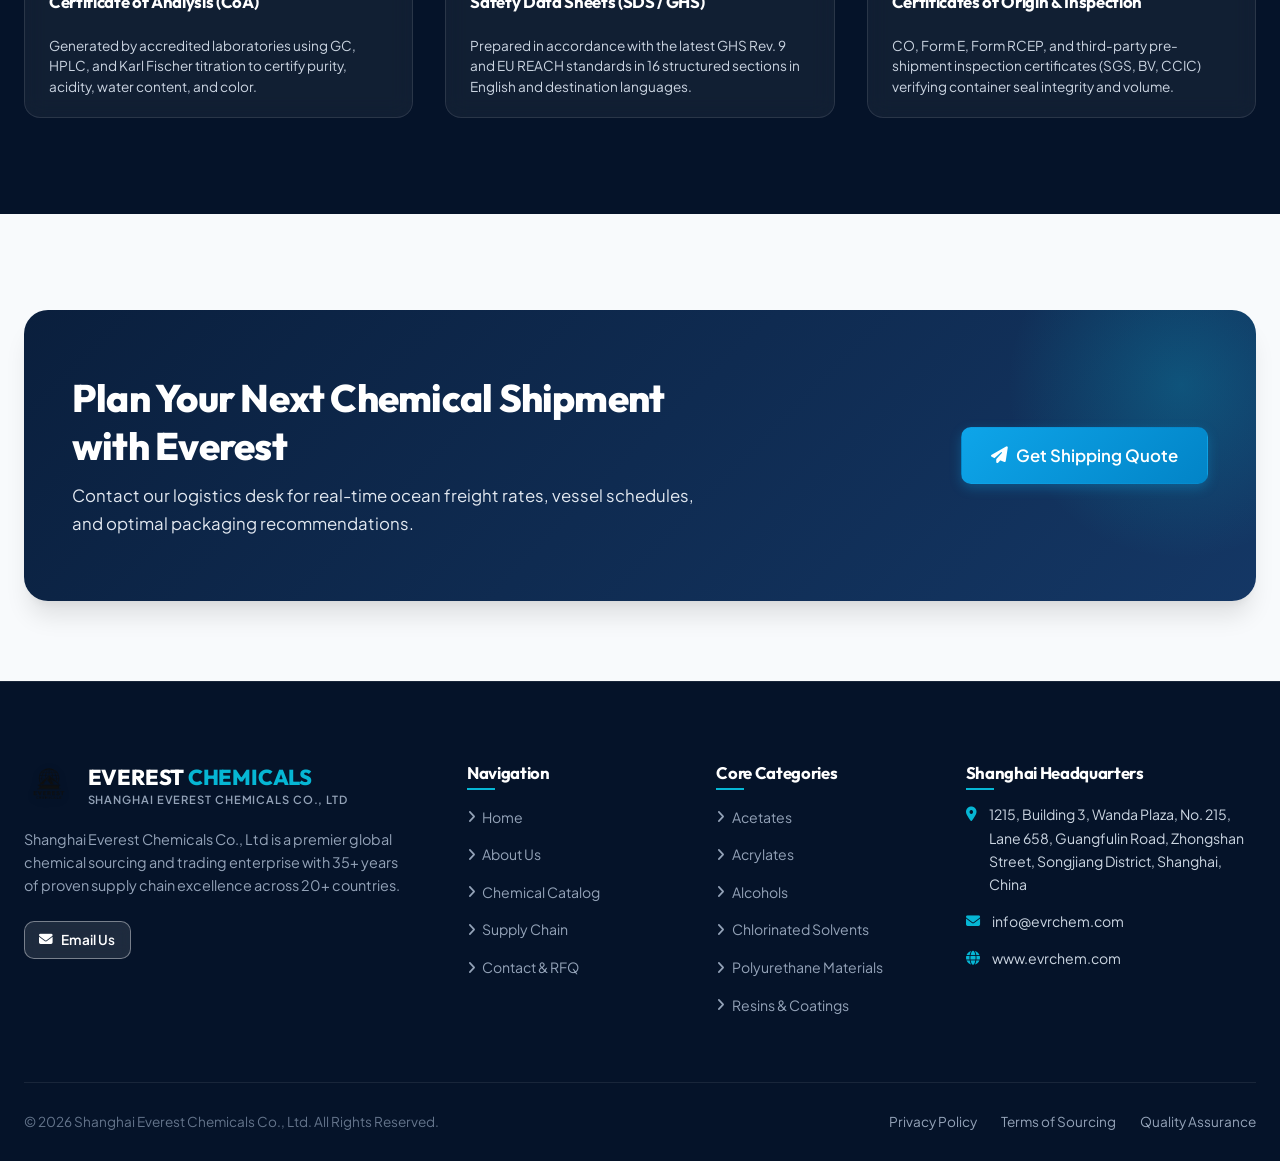
<file: supply-chain.html>
<!DOCTYPE html>
<html lang="en">
<head>
  <meta charset="UTF-8">
  <meta name="viewport" content="width=device-width, initial-scale=1.0">
  <meta name="description" content="Supply Chain Excellence & Global Logistics - Shanghai Everest Chemicals Co., Ltd. 100k MT annual export volume, ISO Tanks, Bulk Chemical Tankers, and international port connectivity.">
  <title>Supply Chain Excellence | Shanghai Everest Chemicals Co., Ltd</title>
  
  <link rel="icon" type="image/png" href="assets/images/logo.png">
  <link rel="stylesheet" href="https://cdnjs.cloudflare.com/ajax/libs/font-awesome/6.5.1/css/all.min.css">
  <link rel="stylesheet" href="css/styles.css">
</head>
<body>

  <!-- Top Info Bar -->
  <div class="top-bar">
    <div class="container top-bar-content">
      <div class="top-bar-contact">
        <a href="mailto:info@evrchem.com"><i class="fa-solid fa-envelope"></i> info@evrchem.com</a>
      </div>
      <div class="top-bar-badges">
        <span class="top-badge"><i class="fa-solid fa-globe"></i> 20+ Global Export Markets</span>
        <span class="top-badge"><i class="fa-solid fa-award"></i> 35+ Years Excellence</span>
      </div>
    </div>
  </div>

  <!-- Navigation -->
  <header class="main-header">
    <div class="container nav-container">
      <a href="index.html" class="brand-logo">
        <img src="assets/images/logo.png" alt="Shanghai Everest Chemicals Logo" class="brand-logo-img">
        <div class="brand-text">
          <span class="brand-name">EVEREST <span>CHEMICALS</span></span>
          <span class="brand-sub">Shanghai Everest Chemicals Co., Ltd</span>
        </div>
      </a>

      <nav class="nav-menu" id="navMenu">
        <a href="index.html" class="nav-link">Home</a>
        <a href="about.html" class="nav-link">About Us</a>
        <a href="products.html" class="nav-link">Products & Offerings</a>
        <a href="supply-chain.html" class="nav-link active">Supply Chain</a>
        <a href="contact.html" class="nav-link">Contact Us</a>
      </nav>

      <div class="nav-actions">
        <a href="contact.html" class="btn btn-primary btn-sm">
          <i class="fa-solid fa-file-invoice"></i> Request Quote
        </a>
      </div>

      <button class="mobile-toggle" aria-label="Toggle Navigation Menu">
        <i class="fa-solid fa-bars"></i>
      </button>
    </div>
  </header>

  <!-- Page Hero -->
  <section class="page-hero">
    <div class="container">
      <div class="breadcrumb">
        <a href="index.html">Home</a>
        <i class="fa-solid fa-chevron-right" style="font-size: 0.75rem;"></i>
        <span>Supply Chain</span>
      </div>
      <h1 class="page-hero-title">Supply Chain Excellence</h1>
      <p class="page-hero-subtitle">
        Deploying China's most robust chemical manufacturing hubs to international ports with speed, unyielding safety standards, and over 100,000 MT of managed volume every year.
      </p>
    </div>
  </section>

  <!-- Overview Grid -->
  <section class="section">
    <div class="container">
      <div class="supply-grid">
        <div>
          <span class="section-badge"><i class="fa-solid fa-route"></i> Logistical Mastery</span>
          <h2 class="section-title">Reliable, Integrated Chemical Freight Solutions</h2>
          <p class="section-desc">
            At Shanghai Everest Chemicals, supply chain excellence is not just a slogan—it is our primary operational advantage. We coordinate multimodal movements combining overland tank trucks, regional bulk storage terminals, and international ocean carriers.
          </p>
          <p style="margin-top: 1rem; color: var(--slate-600); line-height: 1.7;">
            Operating from our headquarters in Shanghai gives us direct access to the world's most sophisticated deep-water container berths and specialized chemical liquid bulk terminals across the Yangtze River Delta, ensuring quick sailing schedules and minimum port congestion.
          </p>

          <div style="margin-top: 2rem; display: flex; gap: 1rem; flex-wrap: wrap;">
            <a href="contact.html" class="btn btn-primary">
              <i class="fa-solid fa-calculator"></i> Request Freight & Delivery Quote
            </a>
            <a href="products.html" class="btn btn-outline">
              <i class="fa-solid fa-boxes-stacked"></i> Browse Products
            </a>
          </div>
        </div>

        <div class="supply-image-box">
          <img src="assets/images/tanker-ship.jpg" alt="Everest Chemical Vessel Navigating Ocean Routes">
          <div class="supply-badge-overlay">
            <i class="fa-solid fa-ship"></i> 100k MT Annual Handled Volume
          </div>
        </div>
      </div>
    </div>
  </section>

  <!-- Packaging Fleet & Containment Types -->
  <section class="section" style="background-color: var(--slate-100);">
    <div class="container">
      <div class="section-header">
        <span class="section-badge"><i class="fa-solid fa-box-archive"></i> Containment Options</span>
        <h2 class="section-title">Export Packaging & Bulk Transport Methods</h2>
        <p class="section-desc">
          Tailored containment engineered to safeguard purity, withstand long ocean transit, and comply with international IMDG/ADR hazardous materials regulations.
        </p>
      </div>

      <div class="quality-cards-grid">
        <div class="quality-card" style="text-align: left;">
          <div class="icon" style="margin-inline: 0;"><i class="fa-solid fa-train-subway"></i></div>
          <h3>ISO Tank Containers</h3>
          <p style="font-weight: 600; color: var(--primary-500); margin-bottom: 0.5rem;">20 - 25 Metric Tons</p>
          <p>T11 and T14 stainless steel ISO tanks with thermal insulation, heating coils (for MDI, Phenol, Glacial Acetic Acid), and digital temperature loggers.</p>
        </div>

        <div class="quality-card" style="text-align: left;">
          <div class="icon" style="margin-inline: 0;"><i class="fa-solid fa-drum"></i></div>
          <h3>UN Steel & HDPE Drums</h3>
          <p style="font-weight: 600; color: var(--primary-500); margin-bottom: 0.5rem;">200L / 160-250 kg</p>
          <p>Brand new UN-certified tight-head steel barrels and heavy-duty polyethylene drums, palletized with stretch-wrap and corner protector boards.</p>
        </div>

        <div class="quality-card" style="text-align: left;">
          <div class="icon" style="margin-inline: 0;"><i class="fa-solid fa-cubes-stacked"></i></div>
          <h3>IBC Composite Totes</h3>
          <p style="font-weight: 600; color: var(--primary-500); margin-bottom: 0.5rem;">1,000 Liters / 1 MT</p>
          <p>Reinforced steel tubular cage with UV-stabilized inner HDPE bottle, bottom discharge valve, and anti-static grounding for safe plant discharge.</p>
        </div>

        <div class="quality-card" style="text-align: left;">
          <div class="icon" style="margin-inline: 0;"><i class="fa-solid fa-ship"></i></div>
          <h3>Bulk Chemical Tankers</h3>
          <p style="font-weight: 600; color: var(--primary-500); margin-bottom: 0.5rem;">1,000 - 10,000+ MT</p>
          <p>Dedicated coastal and ocean-going parcel chemical tankers with coated cargo tanks for high-volume commodity solvents (Methanol, Acetone, Styrene).</p>
        </div>
      </div>
    </div>
  </section>

  <!-- Strategic Port Network Across China -->
  <section class="section">
    <div class="container">
      <div class="section-header">
        <span class="section-badge"><i class="fa-solid fa-anchor"></i> Strategic Gateways</span>
        <h2 class="section-title">Major Chinese Loading Ports & Distribution Terminals</h2>
        <p class="section-desc">
          Positioned across key coastal logistics hubs to ensure prompt dispatch, lower inland freight costs, and continuous vessel sailings.
        </p>
      </div>

      <div style="display: grid; grid-template-columns: repeat(auto-fit, minmax(280px, 1fr)); gap: 1.5rem;">
        <div style="background: var(--white); border: 1px solid var(--slate-200); border-radius: var(--radius-lg); padding: 2rem;">
          <div style="color: var(--primary-500); font-size: 1.8rem; margin-bottom: 1rem;"><i class="fa-solid fa-city"></i></div>
          <h3 style="font-size: 1.25rem; margin-bottom: 0.5rem;">Port of Shanghai</h3>
          <p style="font-size: 0.9rem; color: var(--slate-600); line-height: 1.6;">
            World’s #1 container port. Serves as our primary headquarters loading hub with direct ocean lanes to Europe, Southeast Asia, the Americas, and the Middle East.
          </p>
        </div>

        <div style="background: var(--white); border: 1px solid var(--slate-200); border-radius: var(--radius-lg); padding: 2rem;">
          <div style="color: var(--primary-500); font-size: 1.8rem; margin-bottom: 1rem;"><i class="fa-solid fa-water"></i></div>
          <h3 style="font-size: 1.25rem; margin-bottom: 0.5rem;">Port of Ningbo-Zhoushan</h3>
          <p style="font-size: 0.9rem; color: var(--slate-600); line-height: 1.6;">
            Premier deep-water petrochemical terminal handling large chemical parcel tankers, cryogenic carriers, and heavy container loads.
          </p>
        </div>

        <div style="background: var(--white); border: 1px solid var(--slate-200); border-radius: var(--radius-lg); padding: 2rem;">
          <div style="color: var(--primary-500); font-size: 1.8rem; margin-bottom: 1rem;"><i class="fa-solid fa-building-flag"></i></div>
          <h3 style="font-size: 1.25rem; margin-bottom: 0.5rem;">Port of Qingdao</h3>
          <p style="font-size: 0.9rem; color: var(--slate-600); line-height: 1.6;">
            The northern chemical export gateway directly connecting the massive chemical manufacturing belts of Shandong and Hebei.
          </p>
        </div>

        <div style="background: var(--white); border: 1px solid var(--slate-200); border-radius: var(--radius-lg); padding: 2rem;">
          <div style="color: var(--primary-500); font-size: 1.8rem; margin-bottom: 1rem;"><i class="fa-solid fa-ship"></i></div>
          <h3 style="font-size: 1.25rem; margin-bottom: 0.5rem;">Port of Guangzhou & Tianjin</h3>
          <p style="font-size: 0.9rem; color: var(--slate-600); line-height: 1.6;">
            Southern Pearl River Delta and Northern Bohai Rim distribution hubs optimizing regional specialty chemical transport.
          </p>
        </div>
      </div>
    </div>
  </section>

  <!-- Complete Documentation & Trade Security -->
  <section class="section" style="background: var(--primary-900); color: var(--white);">
    <div class="container">
      <div class="section-header">
        <span class="section-badge" style="background: rgba(6, 182, 212, 0.2); color: #38bdf8;">
          <i class="fa-solid fa-stamp"></i> Trade Compliance
        </span>
        <h2 class="section-title" style="color: var(--white);">Uncompromised Export Documentation</h2>
        <p class="section-desc" style="color: var(--slate-300);">
          Every consignment leaves Shanghai Everest with complete, verified paperwork to guarantee zero customs delays at your destination port.
        </p>
      </div>

      <div style="display: grid; grid-template-columns: repeat(3, 1fr); gap: 2rem;">
        <div class="logistics-pill-item" style="flex-direction: column; align-items: flex-start;">
          <div class="logistics-pill-icon"><i class="fa-solid fa-certificate"></i></div>
          <h4>Certificate of Analysis (CoA)</h4>
          <p>Generated by accredited laboratories using GC, HPLC, and Karl Fischer titration to certify purity, acidity, water content, and color.</p>
        </div>

        <div class="logistics-pill-item" style="flex-direction: column; align-items: flex-start;">
          <div class="logistics-pill-icon"><i class="fa-solid fa-file-medical"></i></div>
          <h4>Safety Data Sheets (SDS / GHS)</h4>
          <p>Prepared in accordance with the latest GHS Rev. 9 and EU REACH standards in 16 structured sections in English and destination languages.</p>
        </div>

        <div class="logistics-pill-item" style="flex-direction: column; align-items: flex-start;">
          <div class="logistics-pill-icon"><i class="fa-solid fa-file-circle-check"></i></div>
          <h4>Certificates of Origin & Inspection</h4>
          <p>CO, Form E, Form RCEP, and third-party pre-shipment inspection certificates (SGS, BV, CCIC) verifying container seal integrity and volume.</p>
        </div>
      </div>
    </div>
  </section>

  <!-- CTA Banner -->
  <section class="section" style="padding-bottom: 5rem;">
    <div class="container">
      <div class="cta-banner">
        <div class="cta-content">
          <div class="cta-text">
            <h2 class="cta-title">Plan Your Next Chemical Shipment with Everest</h2>
            <p class="cta-subtitle">
              Contact our logistics desk for real-time ocean freight rates, vessel schedules, and optimal packaging recommendations.
            </p>
          </div>
          <div>
            <a href="contact.html" class="btn btn-accent btn-lg">
              <i class="fa-solid fa-paper-plane"></i> Get Shipping Quote
            </a>
          </div>
        </div>
      </div>
    </div>
  </section>

  <!-- Footer -->
  <footer class="main-footer">
    <div class="container">
      <div class="footer-grid">
        <div class="footer-brand">
          <a href="index.html" class="brand-logo" style="color: var(--white);">
            <img src="assets/images/logo.png" alt="Shanghai Everest Chemicals Logo" class="brand-logo-img">
            <div class="brand-text">
              <span class="brand-name" style="color: var(--white);">EVEREST <span>CHEMICALS</span></span>
              <span class="brand-sub" style="color: var(--slate-400);">Shanghai Everest Chemicals Co., Ltd</span>
            </div>
          </a>
          <p>
            Shanghai Everest Chemicals Co., Ltd is a premier global chemical sourcing and trading enterprise with 35+ years of proven supply chain excellence across 20+ countries.
          </p>
          <div style="display: flex; gap: 0.75rem;">
            <a href="mailto:info@evrchem.com" class="btn btn-outline-white btn-sm"><i class="fa-solid fa-envelope"></i> Email Us</a>
          </div>
        </div>

        <div class="footer-col">
          <h4>Navigation</h4>
          <ul class="footer-links">
            <li><a href="index.html"><i class="fa-solid fa-angle-right"></i> Home</a></li>
            <li><a href="about.html"><i class="fa-solid fa-angle-right"></i> About Us</a></li>
            <li><a href="products.html"><i class="fa-solid fa-angle-right"></i> Chemical Catalog</a></li>
            <li><a href="supply-chain.html"><i class="fa-solid fa-angle-right"></i> Supply Chain</a></li>
            <li><a href="contact.html"><i class="fa-solid fa-angle-right"></i> Contact & RFQ</a></li>
          </ul>
        </div>

        <div class="footer-col">
          <h4>Core Categories</h4>
          <ul class="footer-links">
            <li><a href="products.html?category=acetates"><i class="fa-solid fa-angle-right"></i> Acetates</a></li>
            <li><a href="products.html?category=acrylates"><i class="fa-solid fa-angle-right"></i> Acrylates</a></li>
            <li><a href="products.html?category=alcohols"><i class="fa-solid fa-angle-right"></i> Alcohols</a></li>
            <li><a href="products.html?category=chlorinated"><i class="fa-solid fa-angle-right"></i> Chlorinated Solvents</a></li>
            <li><a href="products.html?category=polyurethane"><i class="fa-solid fa-angle-right"></i> Polyurethane Materials</a></li>
            <li><a href="products.html?category=resins-coatings"><i class="fa-solid fa-angle-right"></i> Resins & Coatings</a></li>
          </ul>
        </div>

        <div class="footer-col">
          <h4>Shanghai Headquarters</h4>
          <div class="footer-contact-item">
            <i class="fa-solid fa-location-dot"></i>
            <div>1215, Building 3, Wanda Plaza, No. 215, Lane 658, Guangfulin Road, Zhongshan Street, Songjiang District, Shanghai, China</div>
          </div>
          <div class="footer-contact-item">
            <i class="fa-solid fa-envelope"></i>
            <div><a href="mailto:info@evrchem.com">info@evrchem.com</a></div>
          </div>
          <div class="footer-contact-item">
            <i class="fa-solid fa-globe"></i>
            <div><a href="https://www.evrchem.com" target="_blank" rel="noopener noreferrer">www.evrchem.com</a></div>
          </div>
        </div>
      </div>

      <div class="footer-bottom">
        <div>&copy; 2026 Shanghai Everest Chemicals Co., Ltd. All Rights Reserved.</div>
        <div style="display: flex; gap: 1.5rem;">
          <a href="privacy.html">Privacy Policy</a>
          <a href="terms.html">Terms of Sourcing</a>
          <a href="supply-chain.html">Quality Assurance</a>
        </div>
      </div>
    </div>
  </footer>

  <div class="floating-actions">
    <button class="floating-btn btn-back-top" aria-label="Scroll to Top">
      <i class="fa-solid fa-arrow-up"></i>
    </button>
  </div>

  <script src="js/main.js"></script>
</body>
</html>
</file>
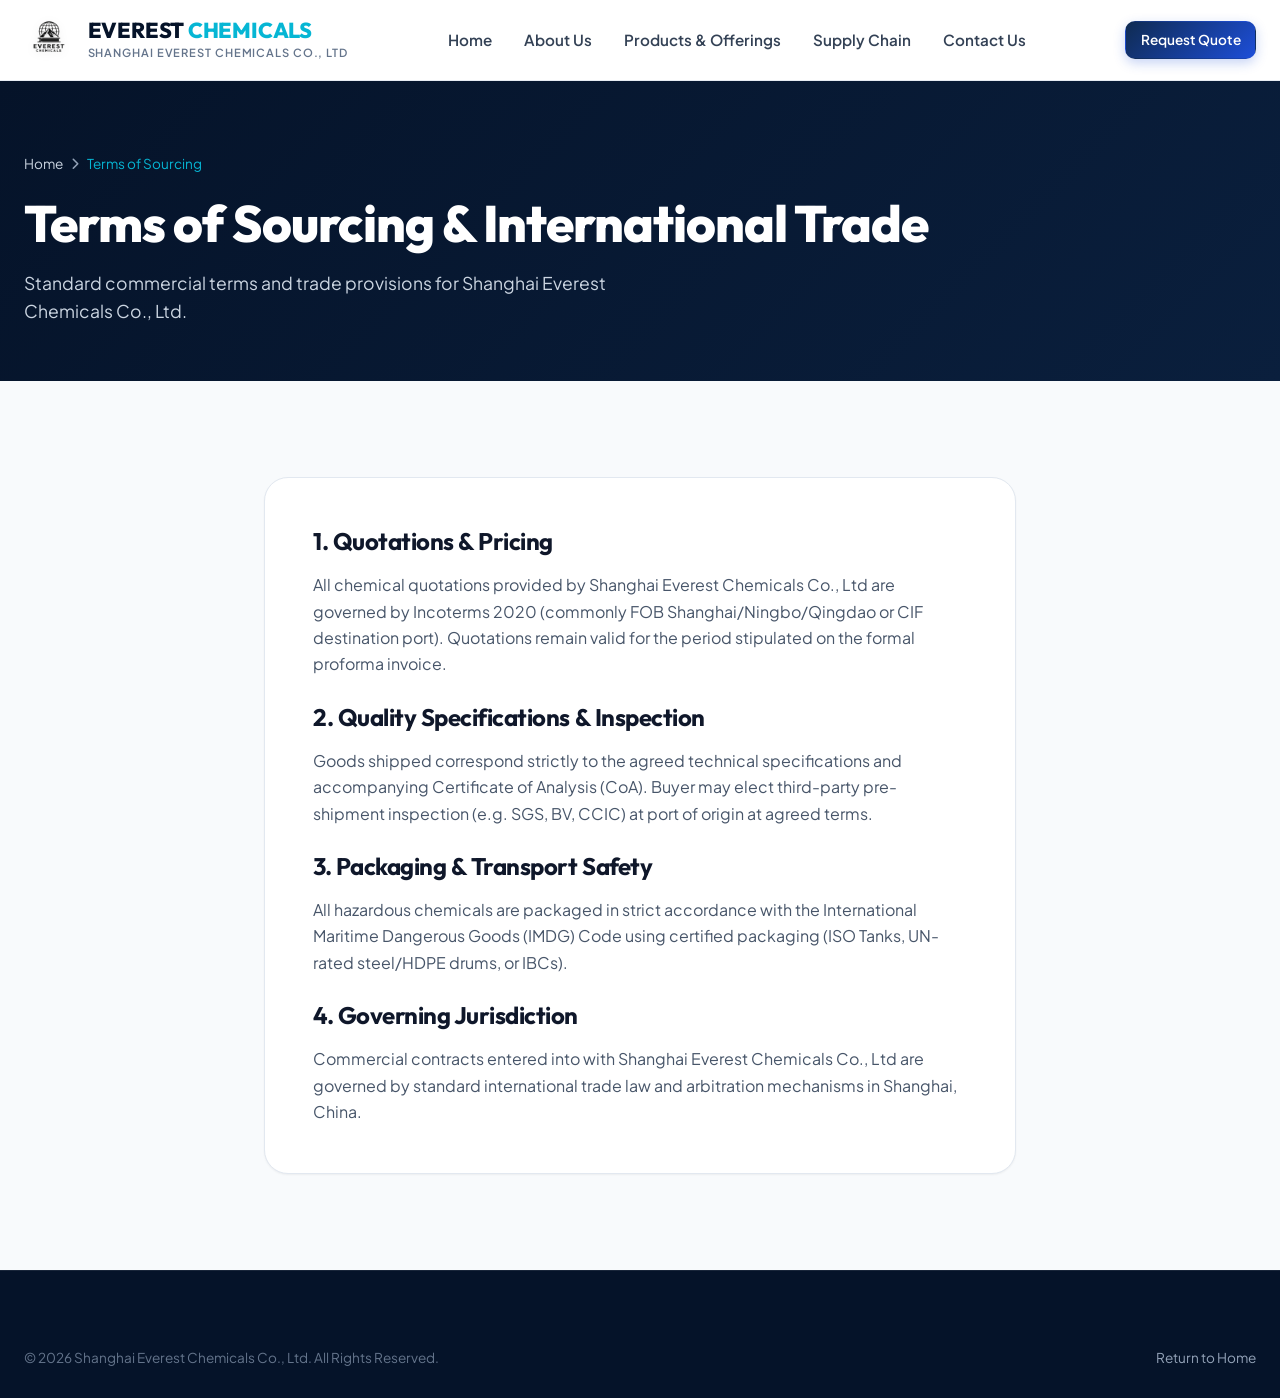
<file: terms.html>
<!DOCTYPE html>
<html lang="en">
<head>
  <meta charset="UTF-8">
  <meta name="viewport" content="width=device-width, initial-scale=1.0">
  <title>Terms of Sourcing & Trade | Shanghai Everest Chemicals Co., Ltd</title>
  <link rel="icon" type="image/png" href="assets/images/logo.png">
  <link rel="stylesheet" href="https://cdnjs.cloudflare.com/ajax/libs/font-awesome/6.5.1/css/all.min.css">
  <link rel="stylesheet" href="css/styles.css">
</head>
<body>
  <!-- Navigation Header -->
  <header class="main-header">
    <div class="container nav-container">
      <a href="index.html" class="brand-logo">
        <img src="assets/images/logo.png" alt="Shanghai Everest Chemicals Logo" class="brand-logo-img">
        <div class="brand-text">
          <span class="brand-name">EVEREST <span>CHEMICALS</span></span>
          <span class="brand-sub">Shanghai Everest Chemicals Co., Ltd</span>
        </div>
      </a>
      <nav class="nav-menu">
        <a href="index.html" class="nav-link">Home</a>
        <a href="about.html" class="nav-link">About Us</a>
        <a href="products.html" class="nav-link">Products & Offerings</a>
        <a href="supply-chain.html" class="nav-link">Supply Chain</a>
        <a href="contact.html" class="nav-link">Contact Us</a>
      </nav>
      <div class="nav-actions">
        <a href="contact.html" class="btn btn-primary btn-sm">Request Quote</a>
      </div>
    </div>
  </header>

  <section class="page-hero">
    <div class="container">
      <div class="breadcrumb">
        <a href="index.html">Home</a>
        <i class="fa-solid fa-chevron-right" style="font-size: 0.75rem;"></i>
        <span>Terms of Sourcing</span>
      </div>
      <h1 class="page-hero-title">Terms of Sourcing & International Trade</h1>
      <p class="page-hero-subtitle">Standard commercial terms and trade provisions for Shanghai Everest Chemicals Co., Ltd.</p>
    </div>
  </section>

  <section class="section">
    <div class="container" style="max-width: 800px;">
      <div style="background: var(--white); padding: 3rem; border-radius: var(--radius-xl); border: 1px solid var(--slate-200); box-shadow: var(--shadow-sm);">
        <h2 style="margin-bottom: 1rem;">1. Quotations & Pricing</h2>
        <p style="margin-bottom: 1.5rem; color: var(--slate-600);">All chemical quotations provided by Shanghai Everest Chemicals Co., Ltd are governed by Incoterms 2020 (commonly FOB Shanghai/Ningbo/Qingdao or CIF destination port). Quotations remain valid for the period stipulated on the formal proforma invoice.</p>
        
        <h2 style="margin-bottom: 1rem;">2. Quality Specifications & Inspection</h2>
        <p style="margin-bottom: 1.5rem; color: var(--slate-600);">Goods shipped correspond strictly to the agreed technical specifications and accompanying Certificate of Analysis (CoA). Buyer may elect third-party pre-shipment inspection (e.g. SGS, BV, CCIC) at port of origin at agreed terms.</p>

        <h2 style="margin-bottom: 1rem;">3. Packaging & Transport Safety</h2>
        <p style="margin-bottom: 1.5rem; color: var(--slate-600);">All hazardous chemicals are packaged in strict accordance with the International Maritime Dangerous Goods (IMDG) Code using certified packaging (ISO Tanks, UN-rated steel/HDPE drums, or IBCs).</p>

        <h2 style="margin-bottom: 1rem;">4. Governing Jurisdiction</h2>
        <p style="color: var(--slate-600);">Commercial contracts entered into with Shanghai Everest Chemicals Co., Ltd are governed by standard international trade law and arbitration mechanisms in Shanghai, China.</p>
      </div>
    </div>
  </section>

  <footer class="main-footer" style="padding-top: 3rem;">
    <div class="container">
      <div class="footer-bottom">
        <div>&copy; 2026 Shanghai Everest Chemicals Co., Ltd. All Rights Reserved.</div>
        <a href="index.html">Return to Home</a>
      </div>
    </div>
  </footer>
</body>
</html>
</file>
<file: css/styles.css>
/* ==========================================================================
   Shanghai Everest Chemicals Co., Ltd
   Design System & Master Stylesheet
   ========================================================================== */

@import url('https://fonts.googleapis.com/css2?family=Outfit:wght@400;500;600;700;800&family=Plus+Jakarta+Sans:wght@300;400;500;600;700&family=JetBrains+Mono:wght@400;500&display=swap');

:root {
  /* Brand Palette */
  --primary-900: #051329;
  --primary-800: #0a1f3d;
  --primary-700: #0f2b52;
  --primary-600: #143765;
  --primary-500: #1d4ed8;
  --primary-400: #3b82f6;

  /* Accent Colors */
  --accent-cyan: #06b6d4;
  --accent-teal: #0d9488;
  --accent-gold: #f59e0b;
  --accent-emerald: #10b981;
  --accent-rose: #f43f5e;

  /* Neutral Spectrum */
  --white: #ffffff;
  --slate-50: #f8fafc;
  --slate-100: #f1f5f9;
  --slate-200: #e2e8f0;
  --slate-300: #cbd5e1;
  --slate-400: #94a3b8;
  --slate-500: #64748b;
  --slate-600: #475569;
  --slate-700: #334155;
  --slate-800: #1e293b;
  --slate-900: #0f172a;

  /* Typography */
  --font-heading: 'Outfit', -apple-system, BlinkMacSystemFont, sans-serif;
  --font-body: 'Plus Jakarta Sans', -apple-system, BlinkMacSystemFont, sans-serif;
  --font-mono: 'JetBrains Mono', monospace;

  /* Shadows */
  --shadow-sm: 0 1px 2px 0 rgb(0 0 0 / 0.05);
  --shadow-md: 0 4px 6px -1px rgb(0 0 0 / 0.08), 0 2px 4px -2px rgb(0 0 0 / 0.06);
  --shadow-lg: 0 10px 15px -3px rgb(0 0 0 / 0.08), 0 4px 6px -4px rgb(0 0 0 / 0.04);
  --shadow-xl: 0 20px 25px -5px rgb(0 0 0 / 0.1), 0 8px 10px -6px rgb(0 0 0 / 0.06);
  --shadow-glow: 0 0 25px -5px rgba(6, 182, 212, 0.35);

  /* Transitions & Borders */
  --transition: all 0.25s cubic-bezier(0.4, 0, 0.2, 1);
  --transition-smooth: all 0.4s cubic-bezier(0.16, 1, 0.3, 1);
  --radius-sm: 6px;
  --radius-md: 10px;
  --radius-lg: 16px;
  --radius-xl: 24px;
  --radius-full: 9999px;

  /* Layout */
  --container-max: 1280px;
  --header-height: 80px;
}

/* Base Reset */
*, *::before, *::after {
  box-sizing: border-box;
  margin: 0;
  padding: 0;
}

html {
  scroll-behavior: smooth;
  font-size: 16px;
  text-size-adjust: 100%;
}

body {
  font-family: var(--font-body);
  background-color: var(--slate-50);
  color: var(--slate-700);
  line-height: 1.65;
  overflow-x: hidden;
  -webkit-font-smoothing: antialiased;
}

h1, h2, h3, h4, h5, h6 {
  font-family: var(--font-heading);
  color: var(--slate-900);
  font-weight: 700;
  line-height: 1.25;
  letter-spacing: -0.02em;
}

a {
  color: inherit;
  text-decoration: none;
  transition: var(--transition);
}

img {
  max-width: 100%;
  height: auto;
  display: block;
}

button, input, select, textarea {
  font-family: inherit;
  font-size: inherit;
}

ul {
  list-style: none;
}

.container {
  width: 100%;
  max-width: var(--container-max);
  margin-inline: auto;
  padding-inline: 1.5rem;
}

/* ==========================================================================
   Header & Navigation
   ========================================================================== */
.top-bar {
  background: var(--primary-900);
  color: var(--slate-300);
  font-size: 0.85rem;
  padding: 0.5rem 0;
  border-bottom: 1px solid rgba(255, 255, 255, 0.08);
}

.top-bar-content {
  display: flex;
  justify-content: space-between;
  align-items: center;
  flex-wrap: wrap;
  gap: 1rem;
}

.top-bar-contact {
  display: flex;
  gap: 1.5rem;
  align-items: center;
}

.top-bar-contact a {
  display: inline-flex;
  align-items: center;
  gap: 0.4rem;
  color: var(--slate-300);
}

.top-bar-contact a:hover {
  color: var(--accent-cyan);
}

.top-bar-badges {
  display: flex;
  align-items: center;
  gap: 1rem;
}

.top-badge {
  display: inline-flex;
  align-items: center;
  gap: 0.35rem;
  background: rgba(255, 255, 255, 0.08);
  padding: 0.2rem 0.65rem;
  border-radius: var(--radius-full);
  font-size: 0.75rem;
  font-weight: 600;
  color: var(--white);
}

.top-badge i {
  color: var(--accent-gold);
}

.main-header {
  position: sticky;
  top: 0;
  left: 0;
  right: 0;
  z-index: 1000;
  background: rgba(255, 255, 255, 0.95);
  backdrop-filter: blur(16px);
  -webkit-backdrop-filter: blur(16px);
  border-bottom: 1px solid rgba(226, 232, 240, 0.8);
  transition: var(--transition);
}

.main-header.scrolled {
  background: rgba(255, 255, 255, 0.98);
  box-shadow: var(--shadow-md);
}

.nav-container {
  display: flex;
  align-items: center;
  justify-content: space-between;
  height: var(--header-height);
}

.brand-logo {
  display: flex;
  align-items: center;
  gap: 0.85rem;
  text-decoration: none;
}

.brand-logo-img {
  width: 50px;
  height: 50px;
  object-fit: contain;
  filter: drop-shadow(0 2px 4px rgba(0,0,0,0.1));
}

.brand-text {
  display: flex;
  flex-direction: column;
}

.brand-name {
  font-family: var(--font-heading);
  font-size: 1.35rem;
  font-weight: 800;
  color: var(--primary-900);
  line-height: 1.1;
  letter-spacing: -0.01em;
}

.brand-name span {
  color: var(--accent-cyan);
}

.brand-sub {
  font-size: 0.7rem;
  font-weight: 600;
  letter-spacing: 0.08em;
  text-transform: uppercase;
  color: var(--slate-500);
}

.nav-menu {
  display: flex;
  align-items: center;
  gap: 2rem;
}

.nav-link {
  position: relative;
  font-size: 0.95rem;
  font-weight: 600;
  color: var(--slate-700);
  padding: 0.5rem 0;
  transition: var(--transition);
}

.nav-link:hover,
.nav-link.active {
  color: var(--primary-500);
}

.nav-link.active::after {
  content: '';
  position: absolute;
  bottom: 0;
  left: 0;
  width: 100%;
  height: 2.5px;
  background: linear-gradient(90deg, var(--accent-cyan), var(--primary-500));
  border-radius: var(--radius-full);
}

.nav-actions {
  display: flex;
  align-items: center;
  gap: 1rem;
}

.btn {
  display: inline-flex;
  align-items: center;
  justify-content: center;
  gap: 0.5rem;
  padding: 0.65rem 1.4rem;
  font-weight: 600;
  font-size: 0.95rem;
  border-radius: var(--radius-md);
  border: 1px solid transparent;
  cursor: pointer;
  transition: var(--transition);
  text-align: center;
}

.btn-primary {
  background: linear-gradient(135deg, var(--primary-700) 0%, var(--primary-500) 100%);
  color: var(--white);
  box-shadow: 0 4px 12px rgba(29, 78, 216, 0.25);
}

.btn-primary:hover {
  background: linear-gradient(135deg, var(--primary-800) 0%, var(--primary-600) 100%);
  transform: translateY(-2px);
  box-shadow: 0 6px 16px rgba(29, 78, 216, 0.35);
  color: var(--white);
}

.btn-accent {
  background: linear-gradient(135deg, #0ea5e9 0%, #0284c7 100%);
  color: var(--white);
  box-shadow: 0 4px 12px rgba(14, 165, 233, 0.3);
}

.btn-accent:hover {
  transform: translateY(-2px);
  box-shadow: 0 6px 18px rgba(14, 165, 233, 0.4);
}

.btn-outline {
  border-color: var(--slate-300);
  background: transparent;
  color: var(--slate-800);
}

.btn-outline:hover {
  background: var(--slate-100);
  border-color: var(--slate-400);
}

.btn-outline-white {
  border-color: rgba(255, 255, 255, 0.4);
  background: rgba(255, 255, 255, 0.1);
  color: var(--white);
  backdrop-filter: blur(8px);
}

.btn-outline-white:hover {
  background: rgba(255, 255, 255, 0.2);
  border-color: var(--white);
  color: var(--white);
}

.btn-sm {
  padding: 0.4rem 0.9rem;
  font-size: 0.85rem;
}

.btn-lg {
  padding: 0.85rem 1.8rem;
  font-size: 1.05rem;
}

.mobile-toggle {
  display: none;
  background: none;
  border: none;
  font-size: 1.5rem;
  color: var(--slate-800);
  cursor: pointer;
  padding: 0.25rem;
}

/* ==========================================================================
   Hero Section
   ========================================================================== */
.hero {
  position: relative;
  min-height: 85vh;
  display: flex;
  align-items: center;
  background: var(--primary-900);
  color: var(--white);
  overflow: hidden;
  padding: 5rem 0;
}

.hero-bg {
  position: absolute;
  top: 0;
  left: 0;
  width: 100%;
  height: 100%;
  z-index: 1;
}

.hero-bg img {
  width: 100%;
  height: 100%;
  object-fit: cover;
  object-position: center;
  opacity: 0.35;
  filter: contrast(1.15) brightness(0.9);
}

.hero-gradient {
  position: absolute;
  top: 0;
  left: 0;
  width: 100%;
  height: 100%;
  background: linear-gradient(
    135deg,
    rgba(5, 19, 41, 0.94) 0%,
    rgba(10, 31, 61, 0.88) 50%,
    rgba(15, 43, 82, 0.82) 100%
  );
  z-index: 2;
}

.hero-particles {
  position: absolute;
  inset: 0;
  background-image: radial-gradient(rgba(255, 255, 255, 0.15) 1px, transparent 1px);
  background-size: 32px 32px;
  opacity: 0.4;
  z-index: 2;
}

.hero .container {
  position: relative;
  z-index: 3;
}

.hero-content {
  max-width: 820px;
}

.hero-tag {
  display: inline-flex;
  align-items: center;
  gap: 0.5rem;
  background: rgba(6, 182, 212, 0.15);
  border: 1px solid rgba(6, 182, 212, 0.35);
  color: #38bdf8;
  padding: 0.4rem 1rem;
  border-radius: var(--radius-full);
  font-size: 0.85rem;
  font-weight: 600;
  margin-bottom: 1.5rem;
  backdrop-filter: blur(8px);
}

.hero-title {
  font-size: clamp(2.4rem, 5vw, 4rem);
  font-weight: 800;
  color: var(--white);
  line-height: 1.15;
  margin-bottom: 1.25rem;
}

.hero-title span {
  background: linear-gradient(135deg, #38bdf8 0%, #818cf8 100%);
  -webkit-background-clip: text;
  -webkit-text-fill-color: transparent;
}

.hero-subtitle {
  font-size: 1.15rem;
  color: var(--slate-300);
  line-height: 1.7;
  margin-bottom: 2rem;
  max-width: 680px;
}

.hero-actions {
  display: flex;
  gap: 1rem;
  flex-wrap: wrap;
  margin-bottom: 2.5rem;
}

/* Hero Chemical Quick Search Box */
.hero-search-box {
  background: rgba(255, 255, 255, 0.08);
  border: 1px solid rgba(255, 255, 255, 0.15);
  backdrop-filter: blur(12px);
  border-radius: var(--radius-lg);
  padding: 0.75rem;
  display: flex;
  align-items: center;
  gap: 0.75rem;
  max-width: 620px;
  box-shadow: 0 10px 25px rgba(0, 0, 0, 0.3);
}

.hero-search-box i {
  color: #38bdf8;
  font-size: 1.1rem;
  margin-left: 0.5rem;
}

.hero-search-input {
  flex: 1;
  background: transparent;
  border: none;
  outline: none;
  color: var(--white);
  font-size: 0.95rem;
}

.hero-search-input::placeholder {
  color: var(--slate-400);
}

/* ==========================================================================
   Metrics / Stats Strip
   ========================================================================== */
.stats-strip {
  position: relative;
  z-index: 10;
  margin-top: -3.5rem;
}

.stats-grid {
  display: grid;
  grid-template-columns: repeat(5, 1fr);
  background: var(--white);
  border-radius: var(--radius-xl);
  box-shadow: 0 15px 35px -5px rgba(15, 23, 42, 0.12), 0 5px 15px rgba(15, 23, 42, 0.05);
  border: 1px solid rgba(226, 232, 240, 0.8);
  overflow: hidden;
}

.stat-item {
  padding: 2rem 1.5rem;
  text-align: center;
  position: relative;
  transition: var(--transition);
}

.stat-item:not(:last-child)::after {
  content: '';
  position: absolute;
  right: 0;
  top: 25%;
  height: 50%;
  width: 1px;
  background: var(--slate-200);
}

.stat-item:hover {
  background: var(--slate-50);
}

.stat-number {
  font-family: var(--font-heading);
  font-size: 2.25rem;
  font-weight: 800;
  color: var(--primary-700);
  line-height: 1;
  margin-bottom: 0.5rem;
  display: flex;
  align-items: baseline;
  justify-content: center;
  gap: 0.15rem;
}

.stat-number .unit {
  font-size: 1.4rem;
  font-weight: 700;
  color: var(--primary-500);
}

.stat-label {
  font-size: 0.85rem;
  font-weight: 600;
  color: var(--slate-500);
  text-transform: uppercase;
  letter-spacing: 0.04em;
}

/* ==========================================================================
   Section General Styles
   ========================================================================== */
.section {
  padding: 6rem 0;
}

.section-header {
  text-align: center;
  max-width: 760px;
  margin-inline: auto;
  margin-bottom: 3.5rem;
}

.section-header.text-left {
  text-align: left;
  margin-inline: 0;
}

.section-badge {
  display: inline-flex;
  align-items: center;
  gap: 0.4rem;
  font-size: 0.85rem;
  font-weight: 700;
  color: var(--primary-500);
  background: rgba(37, 99, 235, 0.08);
  padding: 0.35rem 0.9rem;
  border-radius: var(--radius-full);
  margin-bottom: 0.85rem;
  text-transform: uppercase;
  letter-spacing: 0.05em;
}

.section-title {
  font-size: clamp(2rem, 3.5vw, 2.75rem);
  font-weight: 800;
  color: var(--slate-900);
  margin-bottom: 1rem;
}

.section-desc {
  font-size: 1.05rem;
  color: var(--slate-600);
  line-height: 1.7;
}

/* ==========================================================================
   About Section (Home Preview)
   ========================================================================== */
.about-grid {
  display: grid;
  grid-template-columns: 1fr 1fr;
  gap: 4rem;
  align-items: center;
}

.about-image-wrapper {
  position: relative;
}

.about-main-image {
  border-radius: var(--radius-xl);
  overflow: hidden;
  box-shadow: var(--shadow-xl);
  position: relative;
}

.about-main-image img {
  width: 100%;
  height: 480px;
  object-fit: cover;
  transition: transform 0.6s ease;
}

.about-main-image:hover img {
  transform: scale(1.03);
}

.about-floating-card {
  position: absolute;
  bottom: -2rem;
  right: -2rem;
  background: var(--white);
  border-radius: var(--radius-lg);
  padding: 1.5rem;
  box-shadow: var(--shadow-xl);
  display: flex;
  align-items: center;
  gap: 1rem;
  max-width: 280px;
  border: 1px solid var(--slate-100);
}

.about-floating-card .icon-box {
  width: 50px;
  height: 50px;
  border-radius: var(--radius-md);
  background: linear-gradient(135deg, var(--accent-cyan), var(--primary-500));
  display: flex;
  align-items: center;
  justify-content: center;
  color: var(--white);
  font-size: 1.4rem;
  flex-shrink: 0;
}

.about-floating-card h4 {
  font-size: 1.1rem;
  font-weight: 700;
  color: var(--slate-900);
  margin-bottom: 0.15rem;
}

.about-floating-card p {
  font-size: 0.8rem;
  color: var(--slate-500);
  line-height: 1.3;
}

.about-features {
  display: grid;
  grid-template-columns: 1fr 1fr;
  gap: 1.5rem;
  margin: 2rem 0;
}

.about-feature-item {
  display: flex;
  align-items: flex-start;
  gap: 0.85rem;
}

.about-feature-item i {
  color: var(--accent-emerald);
  font-size: 1.25rem;
  margin-top: 0.2rem;
}

.about-feature-item h4 {
  font-size: 0.95rem;
  font-weight: 700;
  color: var(--slate-900);
  margin-bottom: 0.2rem;
}

.about-feature-item p {
  font-size: 0.82rem;
  color: var(--slate-500);
}

/* ==========================================================================
   Categories Grid (Interactive)
   ========================================================================== */
.categories-grid {
  display: grid;
  grid-template-columns: repeat(auto-fill, minmax(280px, 1fr));
  gap: 1.5rem;
}

.category-card {
  background: var(--white);
  border: 1px solid var(--slate-200);
  border-radius: var(--radius-lg);
  padding: 1.75rem;
  transition: var(--transition);
  display: flex;
  flex-direction: column;
  position: relative;
  overflow: hidden;
}

.category-card::before {
  content: '';
  position: absolute;
  top: 0;
  left: 0;
  width: 100%;
  height: 4px;
  background: linear-gradient(90deg, var(--accent-cyan), var(--primary-500));
  opacity: 0;
  transition: var(--transition);
}

.category-card:hover {
  transform: translateY(-5px);
  box-shadow: var(--shadow-xl);
  border-color: var(--primary-400);
}

.category-card:hover::before {
  opacity: 1;
}

.category-icon-wrapper {
  display: flex;
  justify-content: space-between;
  align-items: center;
  margin-bottom: 1.25rem;
}

.category-icon {
  width: 52px;
  height: 52px;
  border-radius: var(--radius-md);
  background: rgba(37, 99, 235, 0.08);
  display: flex;
  align-items: center;
  justify-content: center;
  color: var(--primary-500);
  font-size: 1.4rem;
  transition: var(--transition);
}

.category-card:hover .category-icon {
  background: var(--primary-500);
  color: var(--white);
}

.category-count {
  font-size: 0.75rem;
  font-weight: 700;
  color: var(--slate-500);
  background: var(--slate-100);
  padding: 0.25rem 0.65rem;
  border-radius: var(--radius-full);
}

.category-name {
  font-size: 1.2rem;
  font-weight: 700;
  color: var(--slate-900);
  margin-bottom: 0.5rem;
}

.category-desc {
  font-size: 0.87rem;
  color: var(--slate-500);
  margin-bottom: 1.25rem;
  flex-grow: 1;
}

.category-link {
  display: inline-flex;
  align-items: center;
  gap: 0.4rem;
  font-size: 0.88rem;
  font-weight: 700;
  color: var(--primary-500);
}

.category-link:hover {
  gap: 0.65rem;
}

/* ==========================================================================
   Supply Chain & Global Logistics Showcase
   ========================================================================== */
.supply-section {
  background: var(--primary-900);
  color: var(--white);
  position: relative;
  overflow: hidden;
}

.supply-section .section-title {
  color: var(--white);
}

.supply-section .section-desc {
  color: var(--slate-300);
}

.supply-grid {
  display: grid;
  grid-template-columns: 1fr 1fr;
  gap: 4rem;
  align-items: center;
}

.supply-image-box {
  position: relative;
  border-radius: var(--radius-xl);
  overflow: hidden;
  box-shadow: 0 25px 50px -12px rgba(0, 0, 0, 0.5);
  border: 1px solid rgba(255, 255, 255, 0.15);
}

.supply-image-box img {
  width: 100%;
  height: 480px;
  object-fit: cover;
}

.supply-badge-overlay {
  position: absolute;
  top: 1.5rem;
  left: 1.5rem;
  background: rgba(5, 19, 41, 0.85);
  backdrop-filter: blur(10px);
  padding: 0.6rem 1.2rem;
  border-radius: var(--radius-full);
  border: 1px solid rgba(255, 255, 255, 0.2);
  display: flex;
  align-items: center;
  gap: 0.5rem;
  font-size: 0.85rem;
  font-weight: 600;
  color: #38bdf8;
}

.logistics-pills {
  display: flex;
  flex-direction: column;
  gap: 1.25rem;
}

.logistics-pill-item {
  background: rgba(255, 255, 255, 0.05);
  border: 1px solid rgba(255, 255, 255, 0.1);
  backdrop-filter: blur(10px);
  border-radius: var(--radius-lg);
  padding: 1.25rem 1.5rem;
  display: flex;
  align-items: flex-start;
  gap: 1.25rem;
  transition: var(--transition);
}

.logistics-pill-item:hover {
  background: rgba(255, 255, 255, 0.1);
  border-color: var(--accent-cyan);
  transform: translateX(6px);
}

.logistics-pill-icon {
  width: 48px;
  height: 48px;
  border-radius: var(--radius-md);
  background: rgba(6, 182, 212, 0.2);
  color: var(--accent-cyan);
  display: flex;
  align-items: center;
  justify-content: center;
  font-size: 1.3rem;
  flex-shrink: 0;
}

.logistics-pill-item h4 {
  font-size: 1.05rem;
  color: var(--white);
  margin-bottom: 0.25rem;
}

.logistics-pill-item p {
  font-size: 0.85rem;
  color: var(--slate-300);
  line-height: 1.5;
}

/* ==========================================================================
   Quality & Standards
   ========================================================================== */
.quality-cards-grid {
  display: grid;
  grid-template-columns: repeat(4, 1fr);
  gap: 1.5rem;
}

.quality-card {
  background: var(--white);
  border: 1px solid var(--slate-200);
  border-radius: var(--radius-lg);
  padding: 2rem 1.5rem;
  text-align: center;
  transition: var(--transition);
}

.quality-card:hover {
  transform: translateY(-4px);
  box-shadow: var(--shadow-lg);
  border-color: var(--primary-400);
}

.quality-card .icon {
  width: 64px;
  height: 64px;
  margin-inline: auto;
  border-radius: 50%;
  background: var(--slate-100);
  color: var(--primary-600);
  display: flex;
  align-items: center;
  justify-content: center;
  font-size: 1.75rem;
  margin-bottom: 1.25rem;
  transition: var(--transition);
}

.quality-card:hover .icon {
  background: linear-gradient(135deg, var(--primary-700), var(--primary-500));
  color: var(--white);
}

.quality-card h3 {
  font-size: 1.15rem;
  margin-bottom: 0.5rem;
}

.quality-card p {
  font-size: 0.85rem;
  color: var(--slate-500);
}

/* ==========================================================================
   Catalog Page Styles (products.html)
   ========================================================================== */
.page-hero {
  background: linear-gradient(135deg, var(--primary-900) 0%, var(--primary-800) 100%);
  color: var(--white);
  padding: 4.5rem 0 3.5rem;
  position: relative;
  overflow: hidden;
}

.page-hero-title {
  font-size: clamp(2.2rem, 4vw, 3.2rem);
  font-weight: 800;
  margin-bottom: 0.85rem;
  color: var(--white);
}

.page-hero-subtitle {
  font-size: 1.1rem;
  color: var(--slate-300);
  max-width: 650px;
  line-height: 1.6;
}

.breadcrumb {
  display: flex;
  align-items: center;
  gap: 0.5rem;
  font-size: 0.85rem;
  color: var(--slate-400);
  margin-bottom: 1rem;
}

.breadcrumb a {
  color: var(--slate-300);
}

.breadcrumb a:hover {
  color: var(--accent-cyan);
}

.breadcrumb span {
  color: var(--accent-cyan);
}

/* Catalog Toolbar */
.catalog-toolbar {
  background: var(--white);
  border: 1px solid var(--slate-200);
  border-radius: var(--radius-xl);
  padding: 1.25rem;
  box-shadow: var(--shadow-md);
  margin-top: -2rem;
  position: relative;
  z-index: 10;
  display: flex;
  flex-wrap: wrap;
  gap: 1rem;
  align-items: center;
  justify-content: space-between;
}

.search-input-group {
  position: relative;
  flex: 1;
  min-width: 280px;
}

.search-input-group i {
  position: absolute;
  left: 1.1rem;
  top: 50%;
  transform: translateY(-50%);
  color: var(--slate-400);
  font-size: 1rem;
}

.catalog-search-input {
  width: 100%;
  padding: 0.75rem 1rem 0.75rem 2.8rem;
  border: 1px solid var(--slate-200);
  border-radius: var(--radius-md);
  outline: none;
  font-size: 0.95rem;
  background: var(--slate-50);
  transition: var(--transition);
}

.catalog-search-input:focus {
  background: var(--white);
  border-color: var(--primary-500);
  box-shadow: 0 0 0 3px rgba(37, 99, 235, 0.15);
}

.category-pills-scroll {
  display: flex;
  gap: 0.5rem;
  overflow-x: auto;
  padding: 0.5rem 0;
  margin-bottom: 2rem;
  scrollbar-width: thin;
}

.category-pill {
  padding: 0.5rem 1rem;
  border-radius: var(--radius-full);
  font-size: 0.85rem;
  font-weight: 600;
  white-space: nowrap;
  background: var(--white);
  border: 1px solid var(--slate-200);
  color: var(--slate-700);
  cursor: pointer;
  transition: var(--transition);
  display: inline-flex;
  align-items: center;
  gap: 0.4rem;
}

.category-pill:hover,
.category-pill.active {
  background: var(--primary-700);
  color: var(--white);
  border-color: var(--primary-700);
}

.category-pill .badge {
  font-size: 0.75rem;
  padding: 0.15rem 0.45rem;
  border-radius: var(--radius-full);
  background: var(--slate-100);
  color: var(--slate-700);
}

.category-pill.active .badge {
  background: rgba(255, 255, 255, 0.2);
  color: var(--white);
}

/* Products Table & Grid Views */
.products-grid {
  display: grid;
  grid-template-columns: repeat(auto-fill, minmax(350px, 1fr));
  gap: 1.5rem;
  margin-top: 1.5rem;
}

.product-card {
  background: var(--white);
  border: 1px solid var(--slate-200);
  border-radius: var(--radius-lg);
  padding: 1.75rem;
  display: flex;
  flex-direction: column;
  transition: var(--transition);
  position: relative;
}

.product-card:hover {
  transform: translateY(-4px);
  box-shadow: var(--shadow-lg);
  border-color: var(--primary-400);
}

.product-card-header {
  display: flex;
  justify-content: space-between;
  align-items: flex-start;
  margin-bottom: 0.75rem;
}

.product-category-tag {
  font-size: 0.75rem;
  font-weight: 700;
  text-transform: uppercase;
  color: var(--primary-500);
  background: rgba(37, 99, 235, 0.08);
  padding: 0.2rem 0.6rem;
  border-radius: var(--radius-full);
}

.product-cas {
  font-family: var(--font-mono);
  font-size: 0.78rem;
  color: var(--slate-500);
  background: var(--slate-100);
  padding: 0.2rem 0.5rem;
  border-radius: var(--radius-sm);
}

.product-title {
  font-size: 1.25rem;
  font-weight: 700;
  color: var(--slate-900);
  margin-bottom: 0.5rem;
  line-height: 1.3;
}

.product-formula {
  font-family: var(--font-mono);
  font-size: 0.85rem;
  color: var(--accent-teal);
  font-weight: 600;
  margin-bottom: 1rem;
}

.product-specs-list {
  display: flex;
  flex-direction: column;
  gap: 0.45rem;
  font-size: 0.85rem;
  margin-bottom: 1.25rem;
  background: var(--slate-50);
  padding: 0.85rem 1rem;
  border-radius: var(--radius-md);
  border: 1px solid var(--slate-200);
}

.product-spec-row {
  display: flex;
  justify-content: space-between;
}

.product-spec-row span.label {
  color: var(--slate-500);
}

.product-spec-row span.val {
  font-weight: 600;
  color: var(--slate-800);
}

.product-apps {
  font-size: 0.83rem;
  color: var(--slate-600);
  line-height: 1.5;
  margin-bottom: 1.5rem;
  flex-grow: 1;
}

.product-card-footer {
  display: flex;
  gap: 0.75rem;
  padding-top: 1rem;
  border-top: 1px solid var(--slate-100);
}

.product-card-footer .btn {
  flex: 1;
}

/* Modal Popup for Product Detail */
.modal-overlay {
  position: fixed;
  inset: 0;
  background: rgba(15, 23, 42, 0.75);
  backdrop-filter: blur(6px);
  z-index: 2000;
  display: none;
  align-items: center;
  justify-content: center;
  padding: 1.5rem;
}

.modal-overlay.active {
  display: flex;
  animation: fadeIn 0.2s ease-out;
}

@keyframes fadeIn {
  from { opacity: 0; }
  to { opacity: 1; }
}

.modal-box {
  background: var(--white);
  border-radius: var(--radius-xl);
  max-width: 680px;
  width: 100%;
  max-height: 90vh;
  overflow-y: auto;
  box-shadow: var(--shadow-xl);
  position: relative;
  animation: slideUp 0.3s ease-out;
}

@keyframes slideUp {
  from { transform: translateY(20px); opacity: 0; }
  to { transform: translateY(0); opacity: 1; }
}

.modal-header {
  padding: 1.5rem 2rem;
  border-bottom: 1px solid var(--slate-200);
  display: flex;
  justify-content: space-between;
  align-items: center;
  background: var(--slate-50);
}

.modal-close {
  background: none;
  border: none;
  font-size: 1.25rem;
  color: var(--slate-400);
  cursor: pointer;
  padding: 0.5rem;
  border-radius: 50%;
  transition: var(--transition);
}

.modal-close:hover {
  background: var(--slate-200);
  color: var(--slate-800);
}

.modal-body {
  padding: 2rem;
}

/* ==========================================================================
   Contact Page & EmailJS Form
   ========================================================================== */
.contact-grid {
  display: grid;
  grid-template-columns: 1fr 1.3fr;
  gap: 3.5rem;
  align-items: flex-start;
}

.contact-info-card {
  background: linear-gradient(135deg, var(--primary-900) 0%, var(--primary-800) 100%);
  color: var(--white);
  border-radius: var(--radius-xl);
  padding: 2.5rem;
  box-shadow: var(--shadow-xl);
  position: relative;
  overflow: hidden;
}

.contact-info-card::after {
  content: '';
  position: absolute;
  bottom: -50px;
  right: -50px;
  width: 180px;
  height: 180px;
  border-radius: 50%;
  background: radial-gradient(circle, rgba(6, 182, 212, 0.2) 0%, transparent 70%);
}

.contact-info-card h3 {
  font-size: 1.6rem;
  color: var(--white);
  margin-bottom: 0.5rem;
}

.contact-info-card p {
  color: var(--slate-300);
  margin-bottom: 2rem;
  font-size: 0.95rem;
}

.contact-detail-list {
  display: flex;
  flex-direction: column;
  gap: 1.5rem;
  margin-bottom: 2.5rem;
}

.contact-detail-item {
  display: flex;
  align-items: flex-start;
  gap: 1rem;
}

.contact-detail-icon {
  width: 44px;
  height: 44px;
  border-radius: var(--radius-md);
  background: rgba(255, 255, 255, 0.1);
  color: var(--accent-cyan);
  display: flex;
  align-items: center;
  justify-content: center;
  font-size: 1.15rem;
  flex-shrink: 0;
}

.contact-detail-item h4 {
  font-size: 0.85rem;
  text-transform: uppercase;
  letter-spacing: 0.05em;
  color: var(--slate-400);
  margin-bottom: 0.2rem;
}

.contact-detail-item p,
.contact-detail-item a {
  font-size: 1rem;
  color: var(--white);
  line-height: 1.4;
}

.contact-detail-item a:hover {
  color: var(--accent-cyan);
}

.form-wrapper {
  background: var(--white);
  border: 1px solid var(--slate-200);
  border-radius: var(--radius-xl);
  padding: 2.5rem;
  box-shadow: var(--shadow-xl);
}

.form-grid {
  display: grid;
  grid-template-columns: 1fr 1fr;
  gap: 1.25rem;
}

.form-group {
  display: flex;
  flex-direction: column;
  gap: 0.4rem;
}

.form-group.full-width {
  grid-column: 1 / -1;
}

.form-label {
  font-size: 0.88rem;
  font-weight: 600;
  color: var(--slate-700);
}

.form-label span.req {
  color: var(--accent-rose);
}

.form-control {
  width: 100%;
  padding: 0.75rem 1rem;
  border: 1px solid var(--slate-300);
  border-radius: var(--radius-md);
  background: var(--slate-50);
  color: var(--slate-900);
  font-size: 0.95rem;
  outline: none;
  transition: var(--transition);
}

.form-control:focus {
  background: var(--white);
  border-color: var(--primary-500);
  box-shadow: 0 0 0 3px rgba(37, 99, 235, 0.15);
}

textarea.form-control {
  min-height: 120px;
  resize: vertical;
}

.form-feedback {
  margin-top: 1rem;
  padding: 1rem;
  border-radius: var(--radius-md);
  font-size: 0.9rem;
  display: none;
}

.form-feedback.success {
  display: block;
  background: #ecfdf5;
  color: #065f46;
  border: 1px solid #a7f3d0;
}

.form-feedback.error {
  display: block;
  background: #fef2f2;
  color: #991b1b;
  border: 1px solid #fecaca;
}

/* ==========================================================================
   CTA Banner
   ========================================================================== */
.cta-banner {
  background: linear-gradient(135deg, var(--primary-800) 0%, var(--primary-600) 100%);
  color: var(--white);
  border-radius: var(--radius-xl);
  padding: 4rem 3rem;
  position: relative;
  overflow: hidden;
  box-shadow: var(--shadow-xl);
}

.cta-banner::before {
  content: '';
  position: absolute;
  right: -100px;
  top: -100px;
  width: 350px;
  height: 350px;
  border-radius: 50%;
  background: radial-gradient(circle, rgba(6, 182, 212, 0.25) 0%, transparent 70%);
}

.cta-content {
  position: relative;
  z-index: 2;
  display: flex;
  justify-content: space-between;
  align-items: center;
  flex-wrap: wrap;
  gap: 2rem;
}

.cta-text {
  max-width: 650px;
}

.cta-title {
  font-size: clamp(1.8rem, 3vw, 2.4rem);
  font-weight: 800;
  color: var(--white);
  margin-bottom: 0.75rem;
}

.cta-subtitle {
  font-size: 1.05rem;
  color: var(--slate-200);
}

/* ==========================================================================
   Footer
   ========================================================================== */
.main-footer {
  background: var(--primary-900);
  color: var(--slate-300);
  padding-top: 5rem;
  border-top: 1px solid rgba(255, 255, 255, 0.08);
}

.footer-grid {
  display: grid;
  grid-template-columns: 2fr 1fr 1fr 1.5fr;
  gap: 3.5rem;
  padding-bottom: 4rem;
  border-bottom: 1px solid rgba(255, 255, 255, 0.08);
}

.footer-brand p {
  color: var(--slate-400);
  font-size: 0.9rem;
  margin-top: 1rem;
  margin-bottom: 1.5rem;
  line-height: 1.6;
}

.footer-col h4 {
  color: var(--white);
  font-size: 1.05rem;
  font-weight: 700;
  margin-bottom: 1.25rem;
  position: relative;
}

.footer-col h4::after {
  content: '';
  position: absolute;
  bottom: -0.4rem;
  left: 0;
  width: 28px;
  height: 2px;
  background: var(--accent-cyan);
}

.footer-links {
  display: flex;
  flex-direction: column;
  gap: 0.7rem;
}

.footer-links a {
  color: var(--slate-400);
  font-size: 0.88rem;
  display: inline-flex;
  align-items: center;
  gap: 0.4rem;
}

.footer-links a:hover {
  color: var(--accent-cyan);
  transform: translateX(4px);
}

.footer-contact-item {
  display: flex;
  align-items: flex-start;
  gap: 0.75rem;
  font-size: 0.88rem;
  color: var(--slate-300);
  margin-bottom: 0.85rem;
}

.footer-contact-item i {
  color: var(--accent-cyan);
  margin-top: 0.25rem;
}

.footer-bottom {
  padding: 1.75rem 0;
  font-size: 0.85rem;
  color: var(--slate-500);
  display: flex;
  justify-content: space-between;
  align-items: center;
  flex-wrap: wrap;
  gap: 1rem;
}

.footer-bottom a {
  color: var(--slate-400);
}

.footer-bottom a:hover {
  color: var(--white);
}

/* ==========================================================================
   Floating Quick Action Button & Scroll to Top
   ========================================================================== */
.floating-actions {
  position: fixed;
  bottom: 2rem;
  right: 2rem;
  z-index: 999;
  display: flex;
  flex-direction: column;
  gap: 0.75rem;
}

.floating-btn {
  width: 50px;
  height: 50px;
  border-radius: 50%;
  display: flex;
  align-items: center;
  justify-content: center;
  color: var(--white);
  box-shadow: var(--shadow-xl);
  cursor: pointer;
  transition: var(--transition);
  font-size: 1.25rem;
  border: none;
}

.btn-back-top {
  background: var(--primary-700);
  display: none;
}

.btn-back-top.show {
  display: flex;
}

.btn-back-top:hover {
  background: var(--primary-500);
  transform: translateY(-3px);
}

/* ==========================================================================
   Responsive Breakpoints
   ========================================================================== */
@media (max-width: 1024px) {
  .stats-grid {
    grid-template-columns: repeat(3, 1fr);
  }
  .stat-item:nth-child(3)::after {
    display: none;
  }
  .about-grid,
  .supply-grid,
  .contact-grid {
    grid-template-columns: 1fr;
    gap: 3rem;
  }
  .footer-grid {
    grid-template-columns: 1fr 1fr;
  }
  .quality-cards-grid {
    grid-template-columns: repeat(2, 1fr);
  }
}

@media (max-width: 768px) {
  .top-bar {
    display: none;
  }
  .mobile-toggle {
    display: block;
  }
  .nav-menu {
    position: fixed;
    top: var(--header-height);
    left: 0;
    right: 0;
    background: var(--white);
    flex-direction: column;
    align-items: flex-start;
    padding: 1.5rem;
    box-shadow: var(--shadow-xl);
    border-bottom: 1px solid var(--slate-200);
    display: none;
  }
  .nav-menu.open {
    display: flex;
  }
  .nav-link {
    width: 100%;
    padding: 0.75rem 0;
    border-bottom: 1px solid var(--slate-100);
  }
  .nav-actions {
    display: none;
  }
  .stats-grid {
    grid-template-columns: 1fr 1fr;
  }
  .stat-item::after {
    display: none !important;
  }
  .form-grid {
    grid-template-columns: 1fr;
  }
  .footer-grid {
    grid-template-columns: 1fr;
  }
  .about-floating-card {
    position: static;
    margin-top: 1.5rem;
    max-width: 100%;
  }
}
</file>
